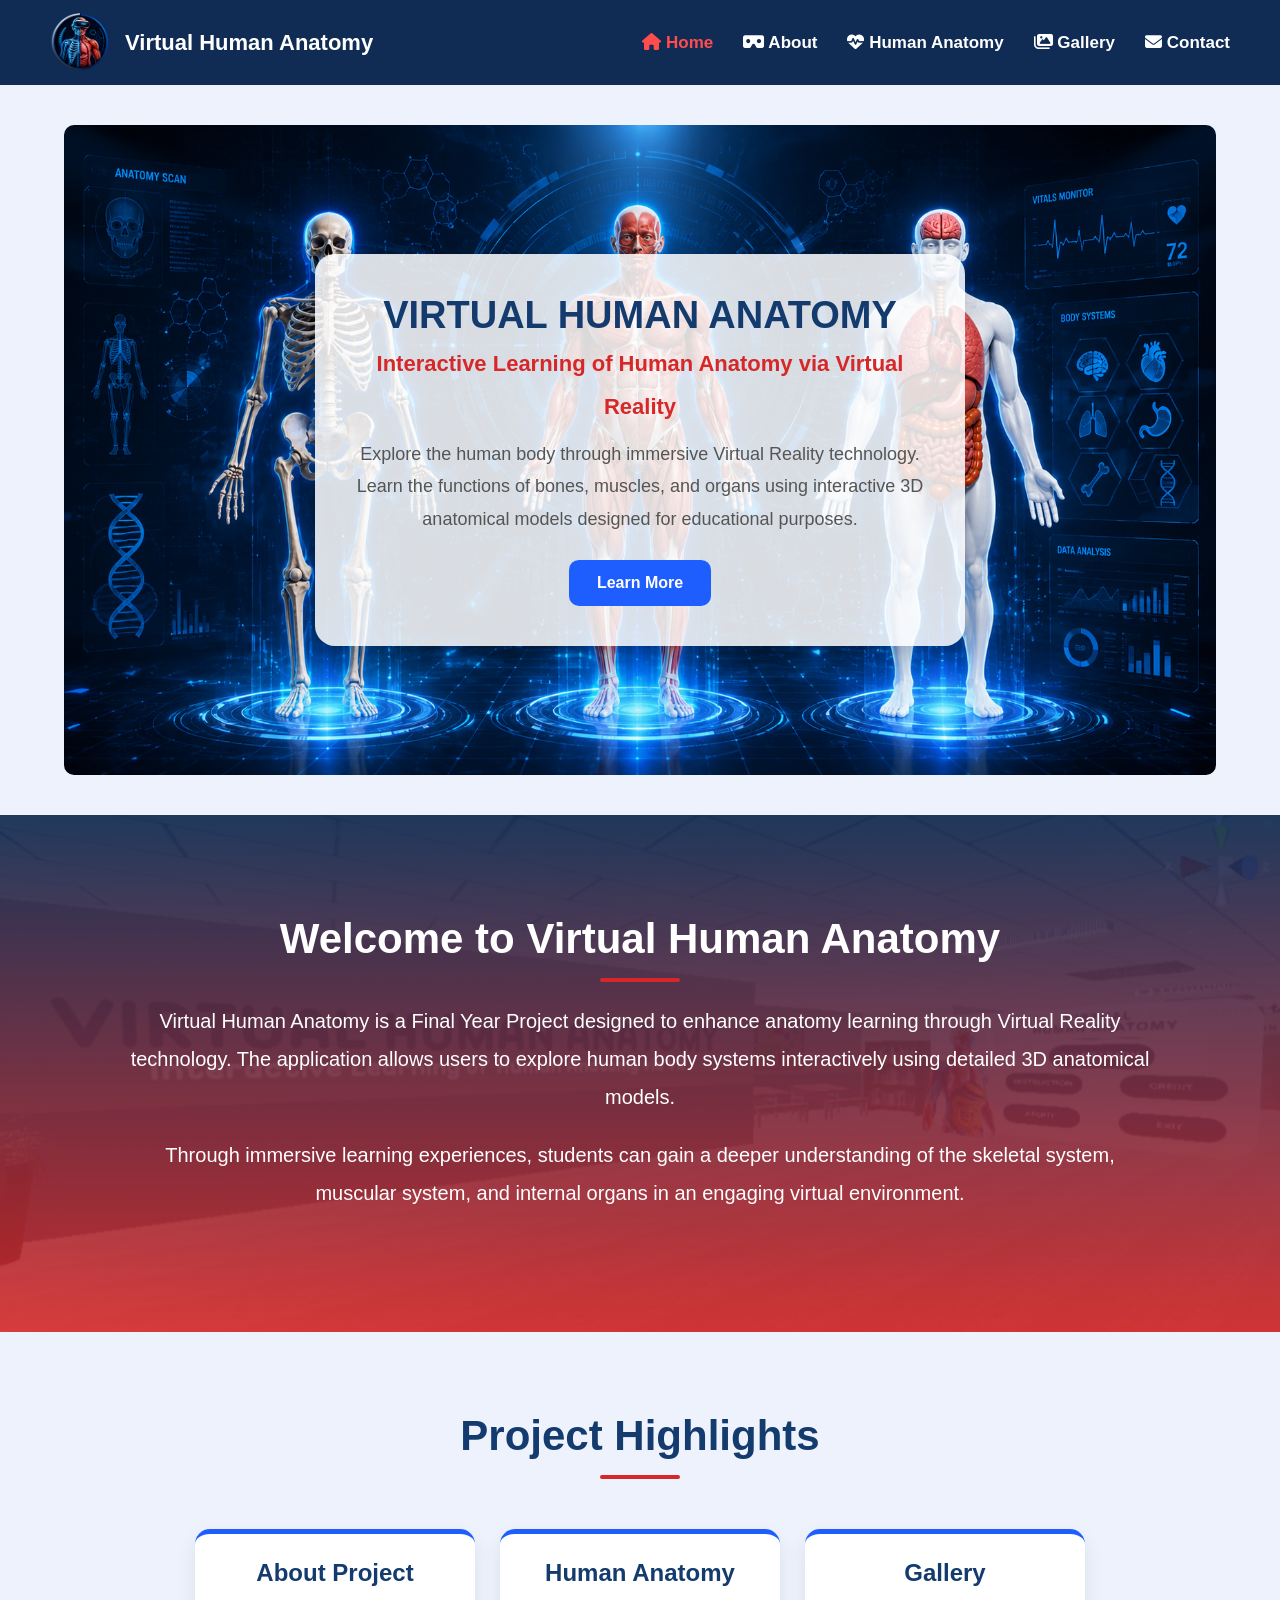
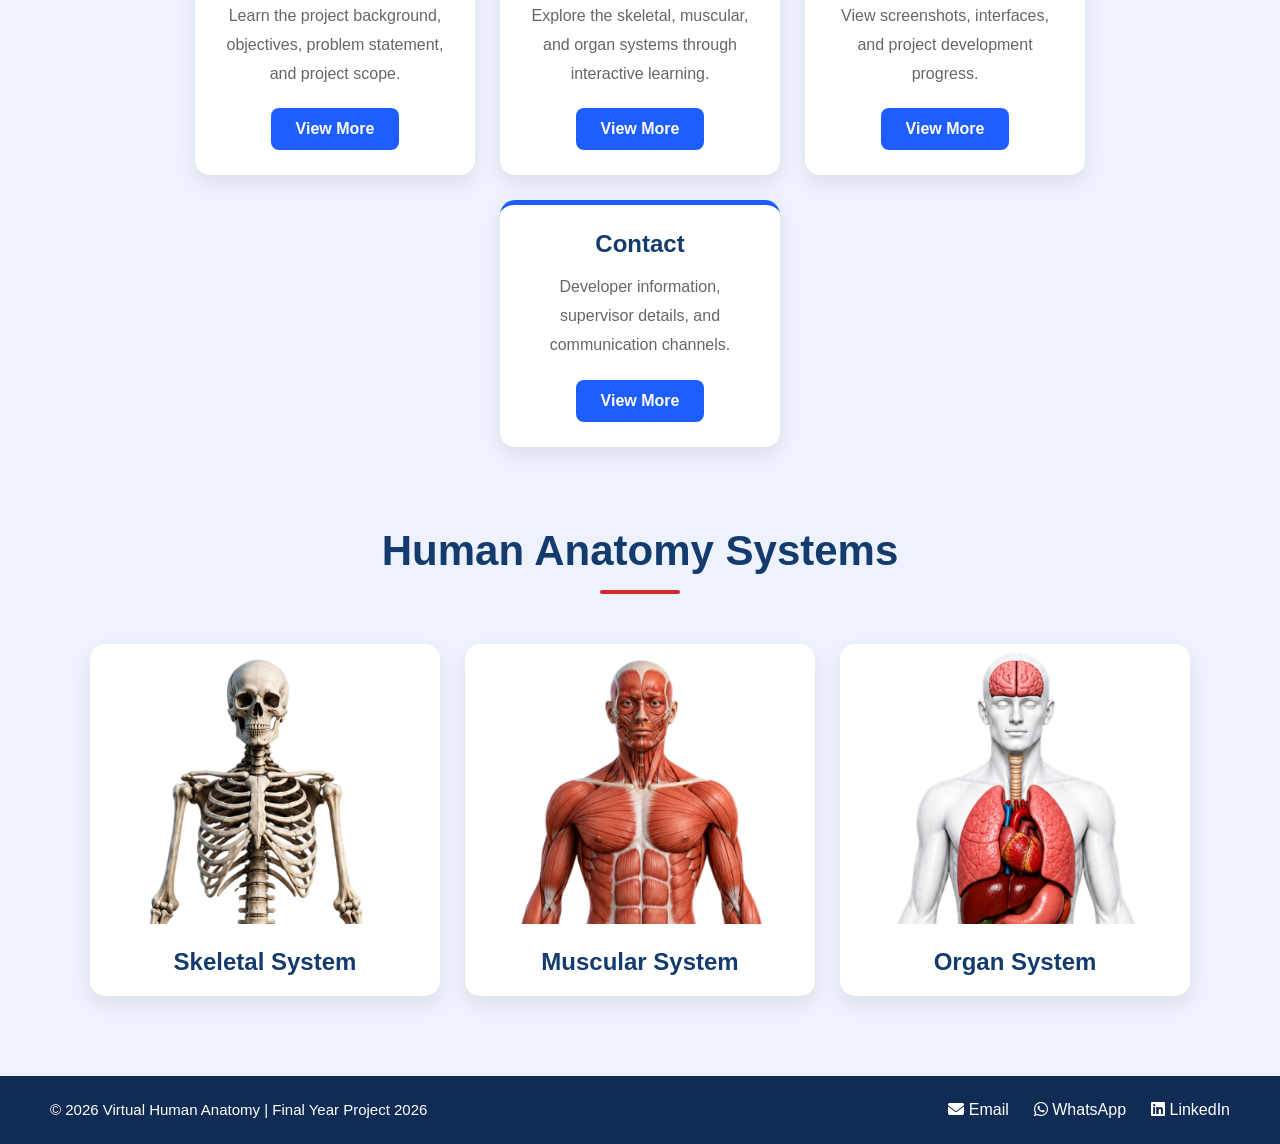
<file: index.html>
<!DOCTYPE html>
<html lang="en">

<head>

    <meta charset="UTF-8">
    <meta name="viewport" content="width=device-width, initial-scale=1.0">
    

    <title>Virtual Human Anatomy</title>

    <link rel="stylesheet" href="index_style.css">

    <link rel="stylesheet"
        href="https://cdnjs.cloudflare.com/ajax/libs/font-awesome/6.5.1/css/all.min.css">

</head>

<body>

    <!-- HEADER -->

      <header class="top-header">

        <div class="logo">

            <img src="images/logoVHA.png" alt="Logo">

            <span>Virtual Human Anatomy</span>

        </div>

        <nav class="navbar">

            <a href="index.html" class="active">
                <i class="fas fa-home"></i> Home
            </a>

            <a href="about.html">
            <i class="fas fa-vr-cardboard"></i> About
        </a>

             <a href="humananatomy.html">
                <i class="fas fa-heartbeat"></i> Human Anatomy
            </a>
            
            <a href="gallery.html">
                <i class="fas fa-images"></i> Gallery
            </a>

            <a href="contact.html">
                <i class="fas fa-envelope"></i> Contact
            </a>

        </nav>

    </header>

    <!-- HERO SECTION -->

    <section class="hero">

        <img src="images/hero1.png" alt="Hero Image">

        <div class="hero-content">

            <h2>

                VIRTUAL HUMAN ANATOMY <br>

                <span>Interactive Learning of Human Anatomy via Virtual Reality</span>

            </h2>

            <p>

                Explore the human body through immersive Virtual Reality
                technology. Learn the functions of bones, muscles, and organs
                using interactive 3D anatomical models designed for educational
                purposes.

            </p>

            <a href="about.html" class="read-btn">

                Learn More

            </a>

        </div>

    </section>

    <!-- INTRODUCTION -->

    <section class="intro">

        <h2>Welcome to Virtual Human Anatomy</h2>

        <p>

            Virtual Human Anatomy is a Final Year Project designed to
            enhance anatomy learning through Virtual Reality technology.
            The application allows users to explore human body systems
            interactively using detailed 3D anatomical models.

        </p>

        <p>

            Through immersive learning experiences, students can gain
            a deeper understanding of the skeletal system, muscular
            system, and internal organs in an engaging virtual environment.

        </p>

    </section>

    <!-- HOME HIGHLIGHTS -->

    <section class="topics">

        <h2>Project Highlights</h2>

        <div class="topic-container">

            <div class="topic-card">

                <h3>About Project</h3>

                <p>

                    Learn the project background,
                    objectives, problem statement,
                    and project scope.

                </p>

                <a href="about.html" class="view-btn">

                    View More

                </a>

            </div>

            <div class="topic-card">

                <h3>Human Anatomy</h3>

                <p>

                    Explore the skeletal, muscular,
                    and organ systems through
                    interactive learning.

                </p>

                <a href="anatomy.html" class="view-btn">

                    View More

                </a>

            </div>

            <div class="topic-card">

                <h3>Gallery</h3>

                <p>

                    View screenshots,
                    interfaces, and project
                    development progress.

                </p>

                <a href="gallery.html" class="view-btn">

                    View More

                </a>

            </div>

            <div class="topic-card">

                <h3>Contact</h3>

                <p>

                    Developer information,
                    supervisor details,
                    and communication channels.

                </p>

                <a href="contact.html" class="view-btn">

                    View More

                </a>

            </div>

        </div>

    </section>

    <!-- PROJECT PREVIEW -->

    <section class="preview">

        <h2> Human Anatomy Systems</h2>

        <div class="preview-container">

            <div class="preview-card">

                <img src="images/skeletonhome.png" alt="Skeletal">

                <h3>Skeletal System</h3>

            </div>

            <div class="preview-card">

                <img src="images/muscleshome.png" alt="Muscular">

                <h3>Muscular System</h3>

            </div>

            <div class="preview-card">

                <img src="images/organhome.png" alt="Organ">

                <h3>Organ System</h3>

            </div>

        </div>

    </section>

    <!-- FOOTER -->

    <footer class="footer">

        <div class="footer-left">

            <p>

                © 2026 Virtual Human Anatomy | Final Year Project 2026

            </p>

        </div>

        <div class="footer-right">

            <a href="mailto:nurfthyh@gmail.com">

                <i class="fas fa-envelope"></i> Email

            </a>

            <a href="https://wa.me/601111856149">

                <i class="fab fa-whatsapp"></i> WhatsApp

            </a>

            <a href="https://www.linkedin.com/in/nur-ain-fathiyyah">

                <i class="fab fa-linkedin"></i> LinkedIn

            </a>

        </div>

    </footer>

</body>

</html>
</file>
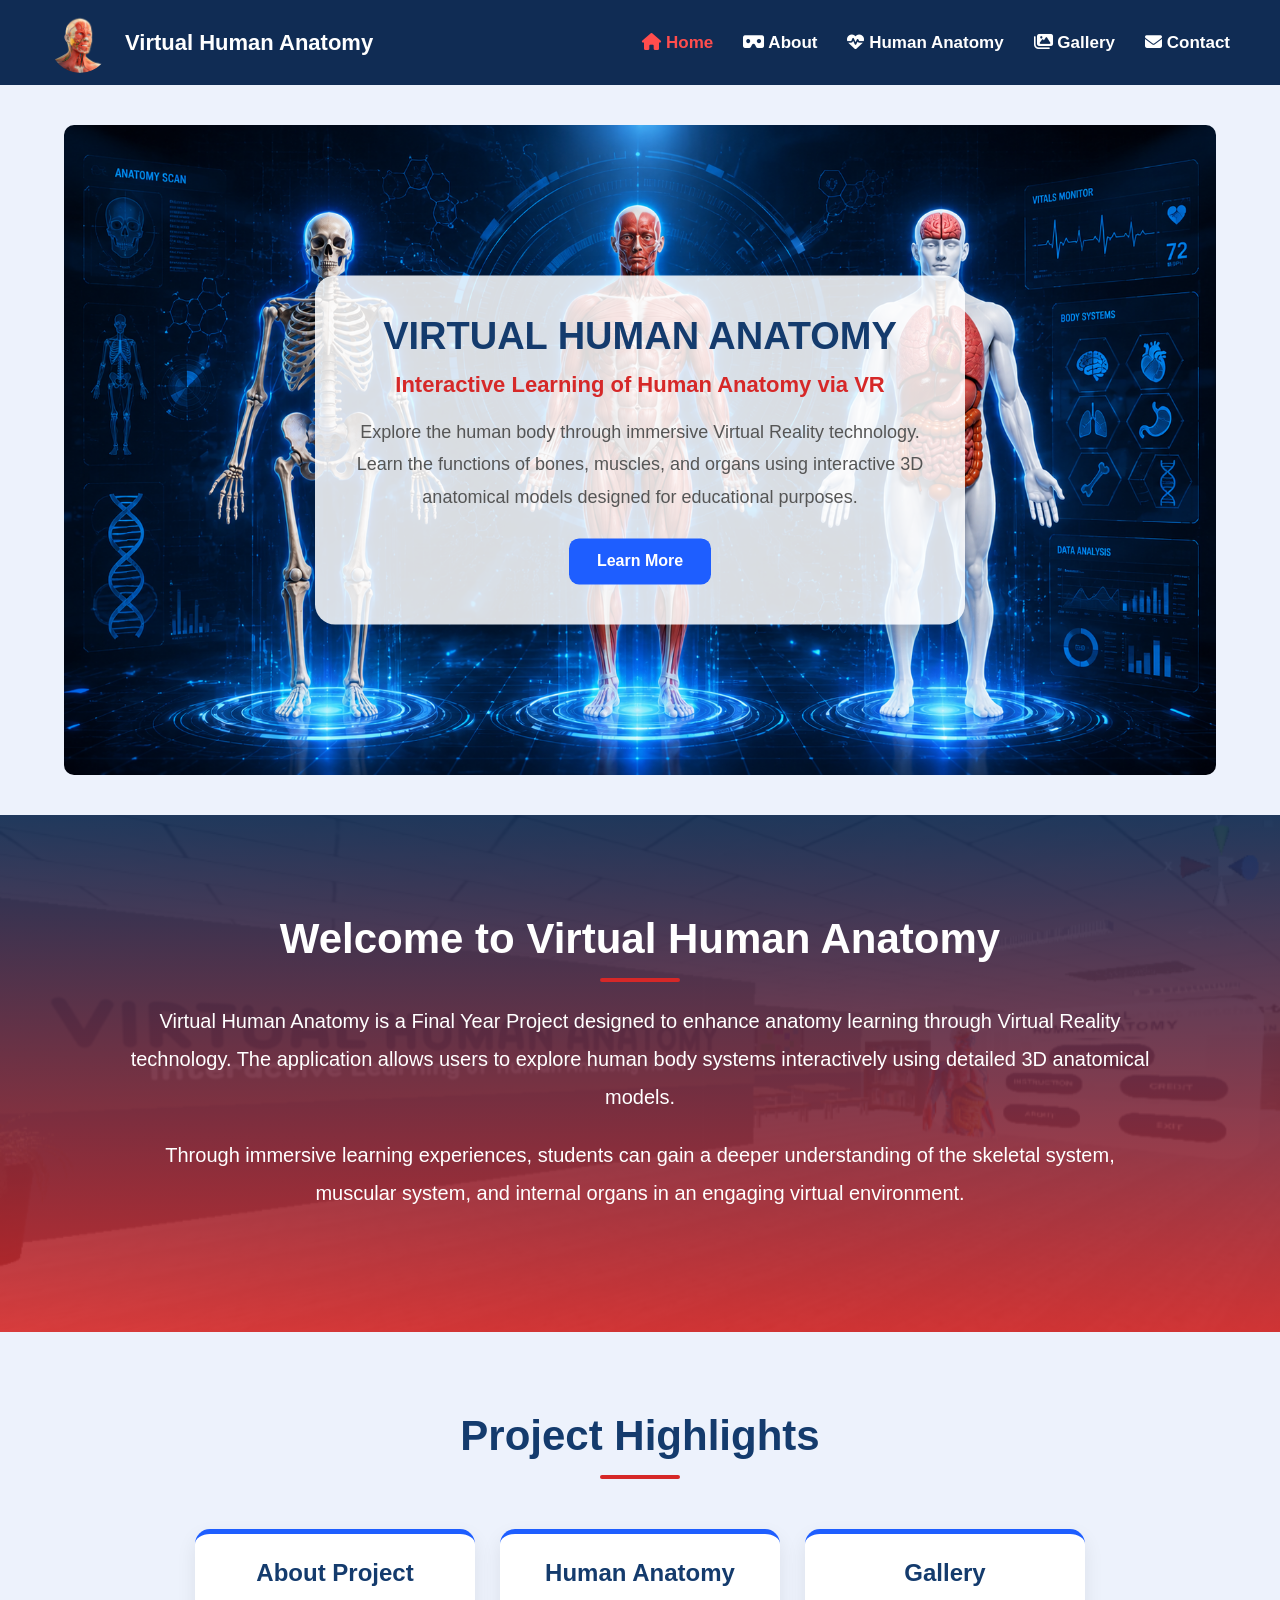
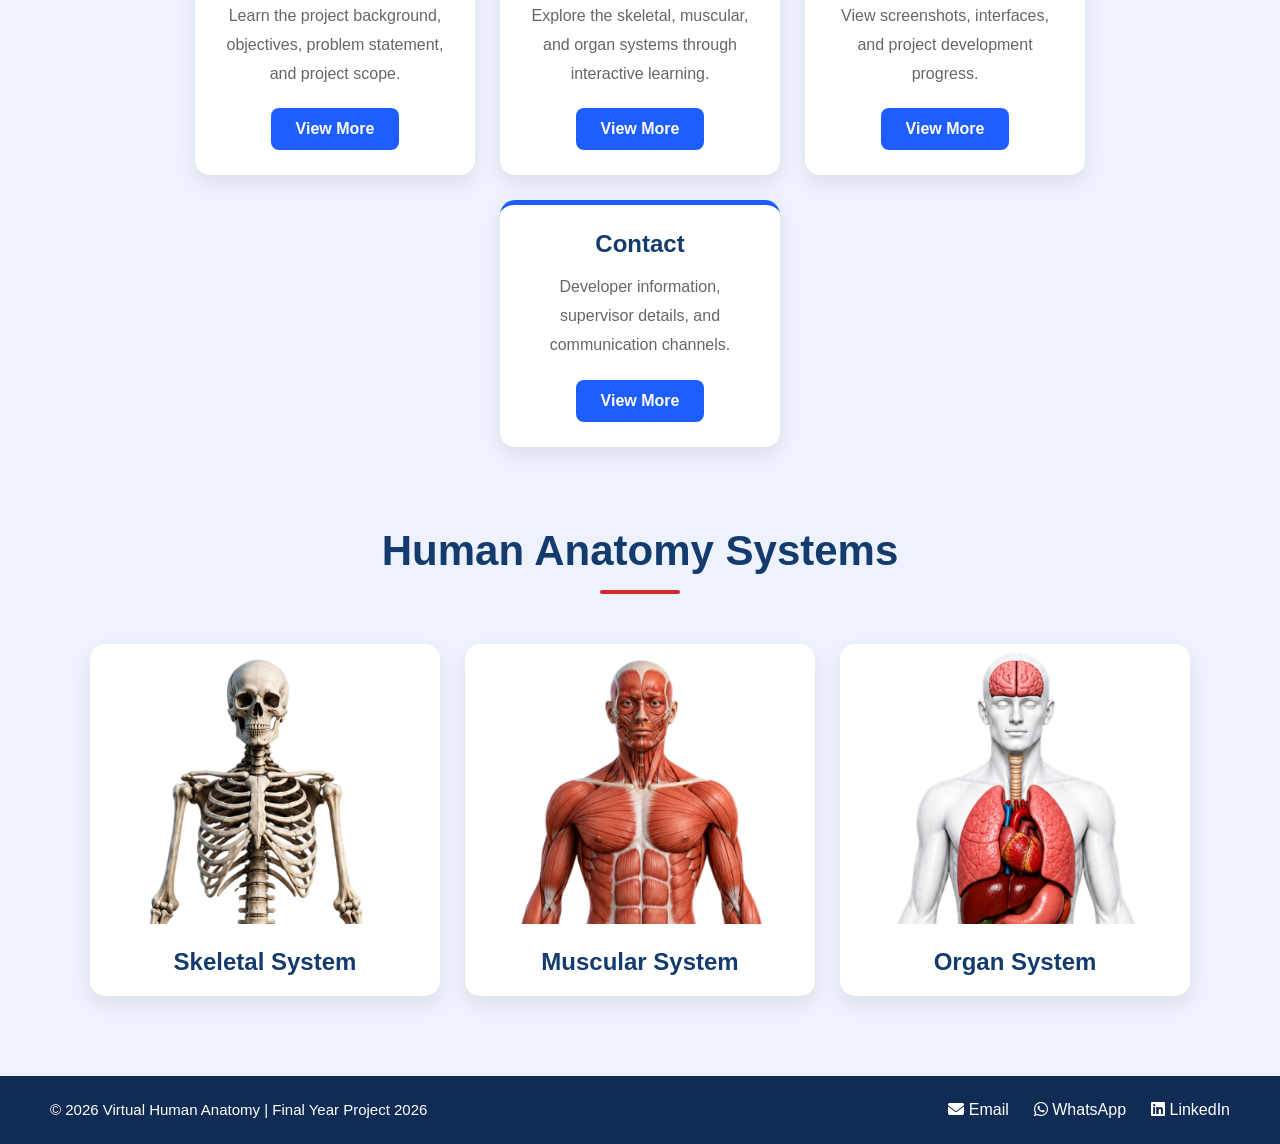
<file: VIRTUAL HUMAN ANATOMY/index.html>
<!DOCTYPE html>
<html lang="en">

<head>

    <meta charset="UTF-8">
    <meta name="viewport" content="width=device-width, initial-scale=1.0">
    

    <title>Virtual Human Anatomy</title>

    <link rel="stylesheet" href="index_style.css">

    <link rel="stylesheet"
        href="https://cdnjs.cloudflare.com/ajax/libs/font-awesome/6.5.1/css/all.min.css">

</head>

<body>

    <!-- HEADER -->

    <header class="top-header">

        <div class="logo">

            <img src="images/logo1.png" alt="Logo">

            <span>Virtual Human Anatomy</span>

        </div>

        <nav class="navbar">

            <a href="index.html" class="active">
                <i class="fas fa-home"></i> Home
            </a>

            <a href="about.html">
            <i class="fas fa-vr-cardboard"></i> About
        </a>

             <a href="humananatomy.html">
                <i class="fas fa-heartbeat"></i> Human Anatomy
            </a>
            
            <a href="gallery.html">
                <i class="fas fa-images"></i> Gallery
            </a>

            <a href="contact.html">
                <i class="fas fa-envelope"></i> Contact
            </a>

        </nav>

    </header>

    <!-- HERO SECTION -->

    <section class="hero">

        <img src="images/hero1.png" alt="Hero Image">

        <div class="hero-content">

            <h2>

                VIRTUAL HUMAN ANATOMY <br>

                <span>Interactive Learning of Human Anatomy via VR</span>

            </h2>

            <p>

                Explore the human body through immersive Virtual Reality
                technology. Learn the functions of bones, muscles, and organs
                using interactive 3D anatomical models designed for educational
                purposes.

            </p>

            <a href="about.html" class="read-btn">

                Learn More

            </a>

        </div>

    </section>

    <!-- INTRODUCTION -->

    <section class="intro">

        <h2>Welcome to Virtual Human Anatomy</h2>

        <p>

            Virtual Human Anatomy is a Final Year Project designed to
            enhance anatomy learning through Virtual Reality technology.
            The application allows users to explore human body systems
            interactively using detailed 3D anatomical models.

        </p>

        <p>

            Through immersive learning experiences, students can gain
            a deeper understanding of the skeletal system, muscular
            system, and internal organs in an engaging virtual environment.

        </p>

    </section>

    <!-- HOME HIGHLIGHTS -->

    <section class="topics">

        <h2>Project Highlights</h2>

        <div class="topic-container">

            <div class="topic-card">

                <h3>About Project</h3>

                <p>

                    Learn the project background,
                    objectives, problem statement,
                    and project scope.

                </p>

                <a href="about.html" class="view-btn">

                    View More

                </a>

            </div>

            <div class="topic-card">

                <h3>Human Anatomy</h3>

                <p>

                    Explore the skeletal, muscular,
                    and organ systems through
                    interactive learning.

                </p>

                <a href="anatomy.html" class="view-btn">

                    View More

                </a>

            </div>

            <div class="topic-card">

                <h3>Gallery</h3>

                <p>

                    View screenshots,
                    interfaces, and project
                    development progress.

                </p>

                <a href="gallery.html" class="view-btn">

                    View More

                </a>

            </div>

            <div class="topic-card">

                <h3>Contact</h3>

                <p>

                    Developer information,
                    supervisor details,
                    and communication channels.

                </p>

                <a href="contact.html" class="view-btn">

                    View More

                </a>

            </div>

        </div>

    </section>

    <!-- PROJECT PREVIEW -->

    <section class="preview">

        <h2> Human Anatomy Systems</h2>

        <div class="preview-container">

            <div class="preview-card">

                <img src="images/skeletonhome.png" alt="Skeletal">

                <h3>Skeletal System</h3>

            </div>

            <div class="preview-card">

                <img src="images/muscleshome.png" alt="Muscular">

                <h3>Muscular System</h3>

            </div>

            <div class="preview-card">

                <img src="images/organhome.png" alt="Organ">

                <h3>Organ System</h3>

            </div>

        </div>

    </section>

    <!-- FOOTER -->

    <footer class="footer">

        <div class="footer-left">

            <p>

                © 2026 Virtual Human Anatomy | Final Year Project 2026

            </p>

        </div>

        <div class="footer-right">

            <a href="mailto:nurfthyh@gmail.com">

                <i class="fas fa-envelope"></i> Email

            </a>

            <a href="https://wa.me/601111856149">

                <i class="fab fa-whatsapp"></i> WhatsApp

            </a>

            <a href="https://www.linkedin.com/in/nur-ain-fathiyyah">

                <i class="fab fa-linkedin"></i> LinkedIn

            </a>

        </div>

    </footer>

</body>

</html>
</file>
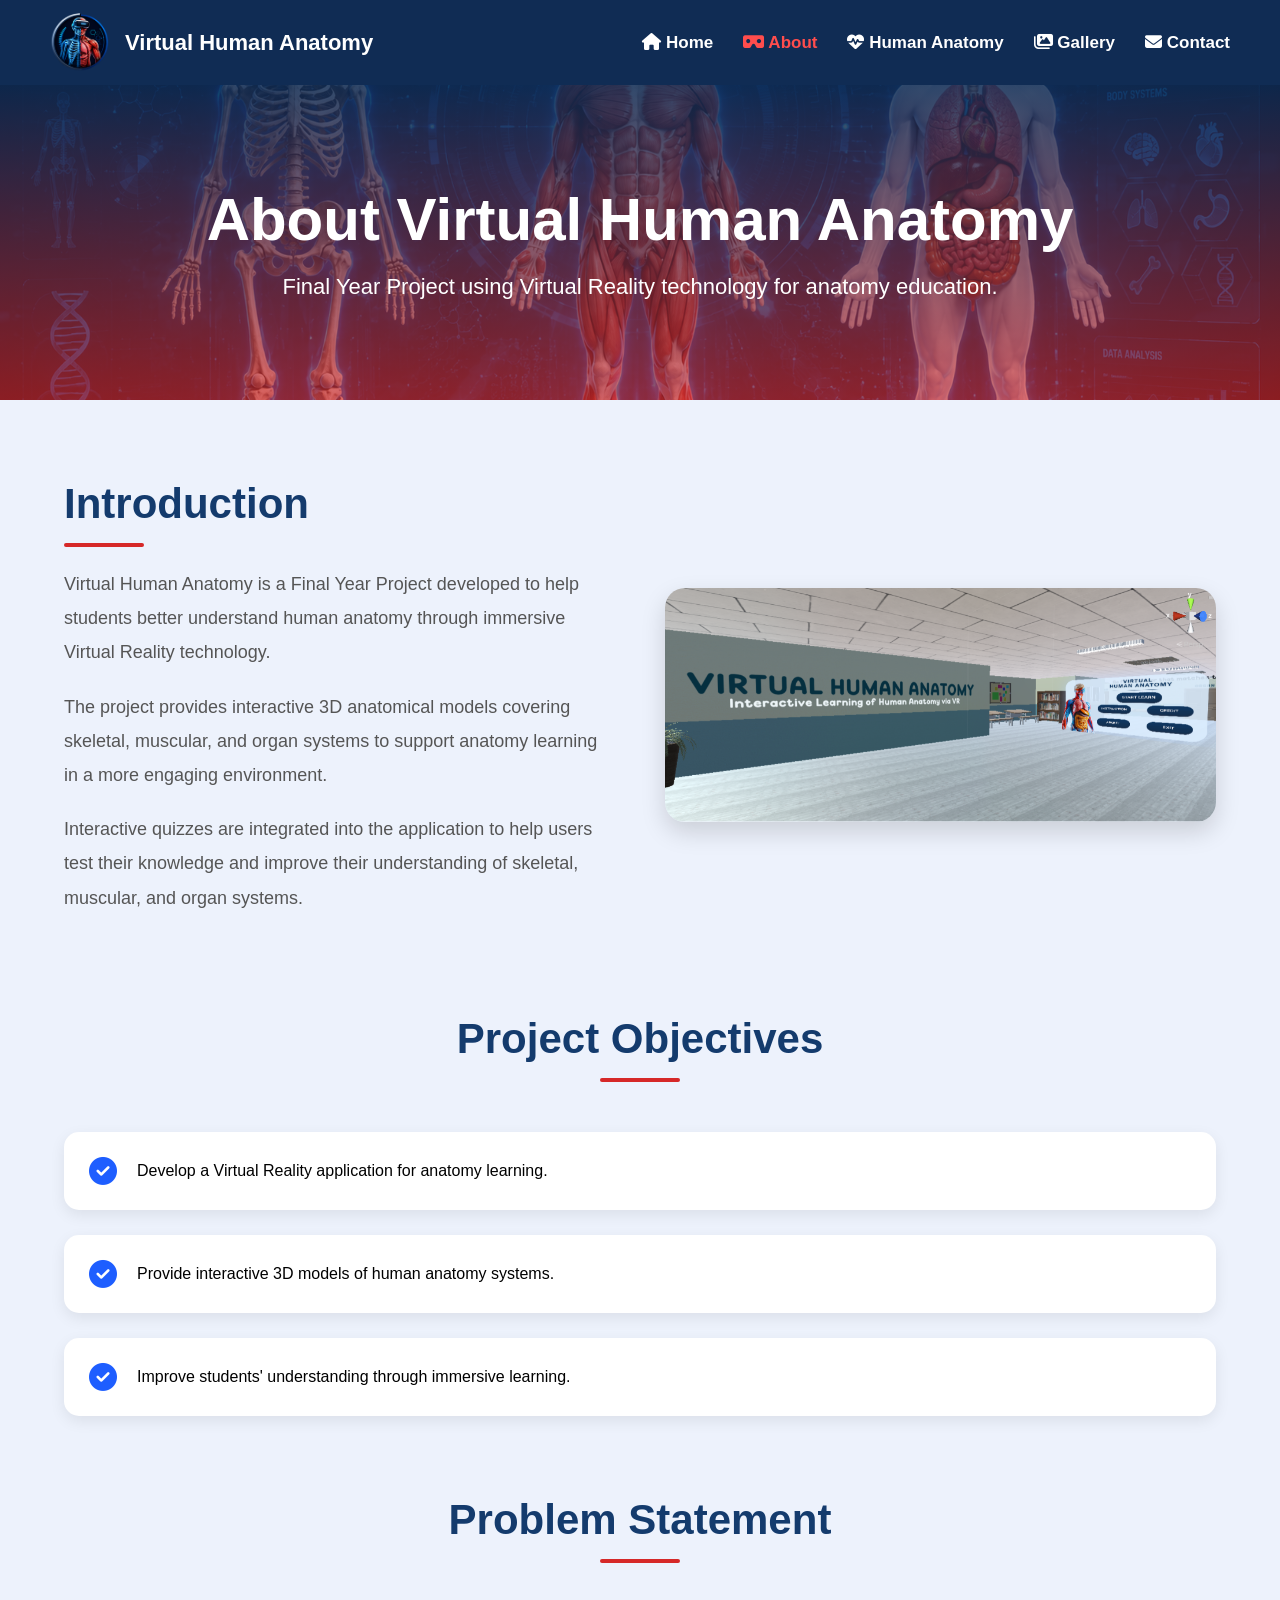
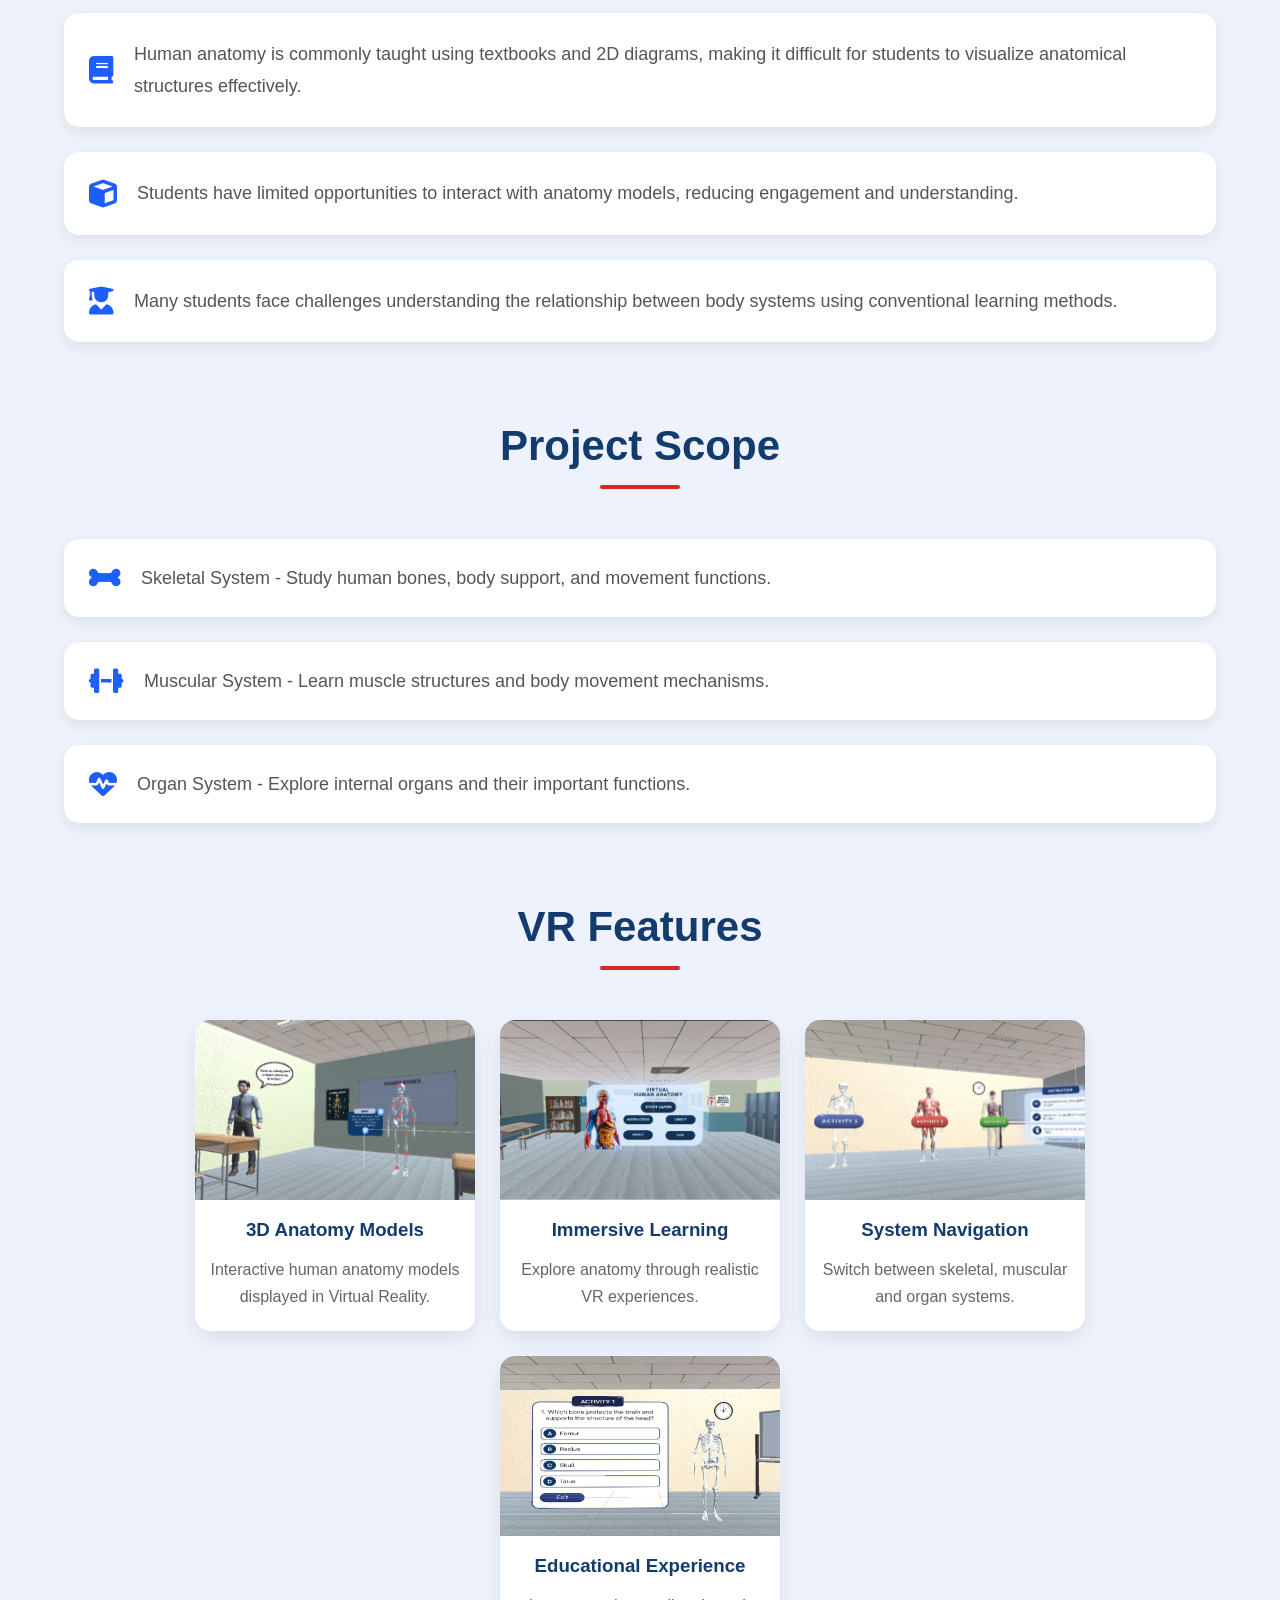
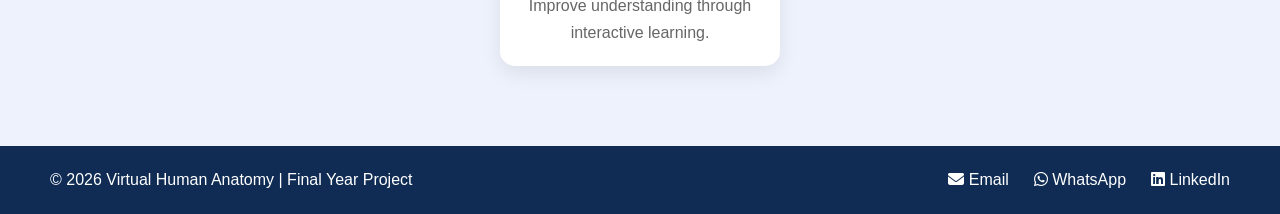
<file: about.html>
<!DOCTYPE html>
<html lang="en">

<head>

    <meta charset="UTF-8">
    <meta name="viewport" content="width=device-width, initial-scale=1.0">

    <title>About - Virtual Human Anatomy</title>

    <link rel="stylesheet" href="about.css">

    <link rel="stylesheet"
        href="https://cdnjs.cloudflare.com/ajax/libs/font-awesome/6.5.1/css/all.min.css">

</head>

<body>

    <!-- HEADER -->

    <header class="top-header">

        <div class="logo">

            <img src="images/logoVHA.png" alt="Logo">

            <span>Virtual Human Anatomy</span>

        </div>

        <nav class="navbar">

            <a href="index.html">
                <i class="fas fa-home"></i> Home
            </a>

            <a href="about.html" class="active">
                <i class="fas fa-vr-cardboard"></i> About
            </a>

            <a href="humananatomy.html">
                <i class="fas fa-heartbeat"></i> Human Anatomy
            </a>

            <a href="gallery.html">
                <i class="fas fa-images"></i> Gallery
            </a>

            <a href="contact.html">
                <i class="fas fa-envelope"></i> Contact
            </a>

        </nav>

    </header>

    <!-- ABOUT BANNER -->

    <section class="about-banner">

        <h1>About Virtual Human Anatomy</h1>

        <p>
            Final Year Project using Virtual Reality technology
            for anatomy education.
        </p>

    </section>

    <!-- INTRODUCTION -->

    <section class="intro">

        <div class="intro-content">

            <div class="intro-text">

                <h2>Introduction</h2>

                <p>
                    Virtual Human Anatomy is a Final Year Project
                    developed to help students better understand
                    human anatomy through immersive Virtual Reality
                    technology.
                </p>

                <p>
                    The project provides interactive 3D anatomical
                    models covering skeletal, muscular, and organ
                    systems to support anatomy learning in a more
                    engaging environment.
                </p>

                <p>
                    Interactive quizzes are integrated into the application to 
                    help users test their knowledge and improve their understanding 
                    of skeletal, muscular, and organ systems.
                </p>

            </div>

            <div class="intro-image">

                <img src="images/anatomy-bg.png" alt="Introduction">

            </div>

        </div>

    </section>

    <!-- OBJECTIVES -->

    <section class="objectives">

        <h2>Project Objectives</h2>

        <div class="objective-list">

            <div class="objective-item">
                <i class="fas fa-check-circle"></i>
                Develop a Virtual Reality application for anatomy learning.
            </div>

            <div class="objective-item">
                <i class="fas fa-check-circle"></i>
                Provide interactive 3D models of human anatomy systems.
            </div>

            <div class="objective-item">
                <i class="fas fa-check-circle"></i>
                Improve students' understanding through immersive learning.
            </div>

        </div>

    </section>

    <!-- OBJECTIVES -->

</section>

<!-- PROBLEM STATEMENT -->
<section class="problem">

    <h2>Problem Statement</h2>

    <div class="problem-list">

        <div class="problem-item">

            <i class="fas fa-book"></i>

            <span>
                Human anatomy is commonly taught using textbooks and 2D diagrams,
                making it difficult for students to visualize anatomical structures effectively.
            </span>

        </div>

        <div class="problem-item">

            <i class="fas fa-cube"></i>

            <span>
                Students have limited opportunities to interact with anatomy models,
                reducing engagement and understanding.
            </span>

        </div>

        <div class="problem-item">

            <i class="fas fa-user-graduate"></i>

            <span>
                Many students face challenges understanding the relationship
                between body systems using conventional learning methods.
            </span>

        </div>

    </div>

</section>
<!-- PROJECT SCOPE -->


    <!-- PROJECT SCOPE -->

    <section class="scope">

        <h2>Project Scope</h2>

        <div class="scope-list">

            <div class="scope-item">

                <i class="fas fa-bone"></i>

                <span>
                    Skeletal System - Study human bones, body support,
                    and movement functions.
                </span>

            </div>

            <div class="scope-item">

                <i class="fas fa-dumbbell"></i>

                <span>
                    Muscular System - Learn muscle structures and
                    body movement mechanisms.
                </span>

            </div>

            <div class="scope-item">

                <i class="fas fa-heartbeat"></i>

                <span>
                    Organ System - Explore internal organs and
                    their important functions.
                </span>

            </div>

        </div>

    </section>

    <!-- VR FEATURES -->

    <section class="vr-features">

        <h2>VR Features</h2>

        <div class="feature-container">

            <div class="feature-card">

                <img src="images/features1.png" alt="VR Feature">

                <h3>3D Anatomy Models</h3>

                <p>
                    Interactive human anatomy models displayed
                    in Virtual Reality.
                </p>

            </div>

            <div class="feature-card">

                <img src="images/features2.png" alt="VR Feature">

                <h3>Immersive Learning</h3>

                <p>
                    Explore anatomy through realistic VR experiences.
                </p>

            </div>

            <div class="feature-card">

                <img src="images/features3.png" alt="VR Feature">

                <h3>System Navigation</h3>

                <p>
                    Switch between skeletal, muscular and organ systems.
                </p>

            </div>

            <div class="feature-card">

                <img src="images/features4.png" alt="VR Feature">

                <h3>Educational Experience</h3>

                <p>
                    Improve understanding through interactive learning.
                </p>

            </div>

        </div>

    </section>

    <!-- FOOTER -->

    <footer class="footer">

        <div class="footer-left">

            <p>
                © 2026 Virtual Human Anatomy | Final Year Project
            </p>

        </div>

        <div class="footer-right">

            <a href="mailto:nurfthyh@gmail.com">
                <i class="fas fa-envelope"></i> Email
            </a>

            <a href="https://wa.me/601111856149">
                <i class="fab fa-whatsapp"></i> WhatsApp
            </a>

            <a href="https://www.linkedin.com/in/nur-ain-fathiyyah">
                <i class="fab fa-linkedin"></i> LinkedIn
            </a>

        </div>

    </footer>

</body>

</html>
</file>
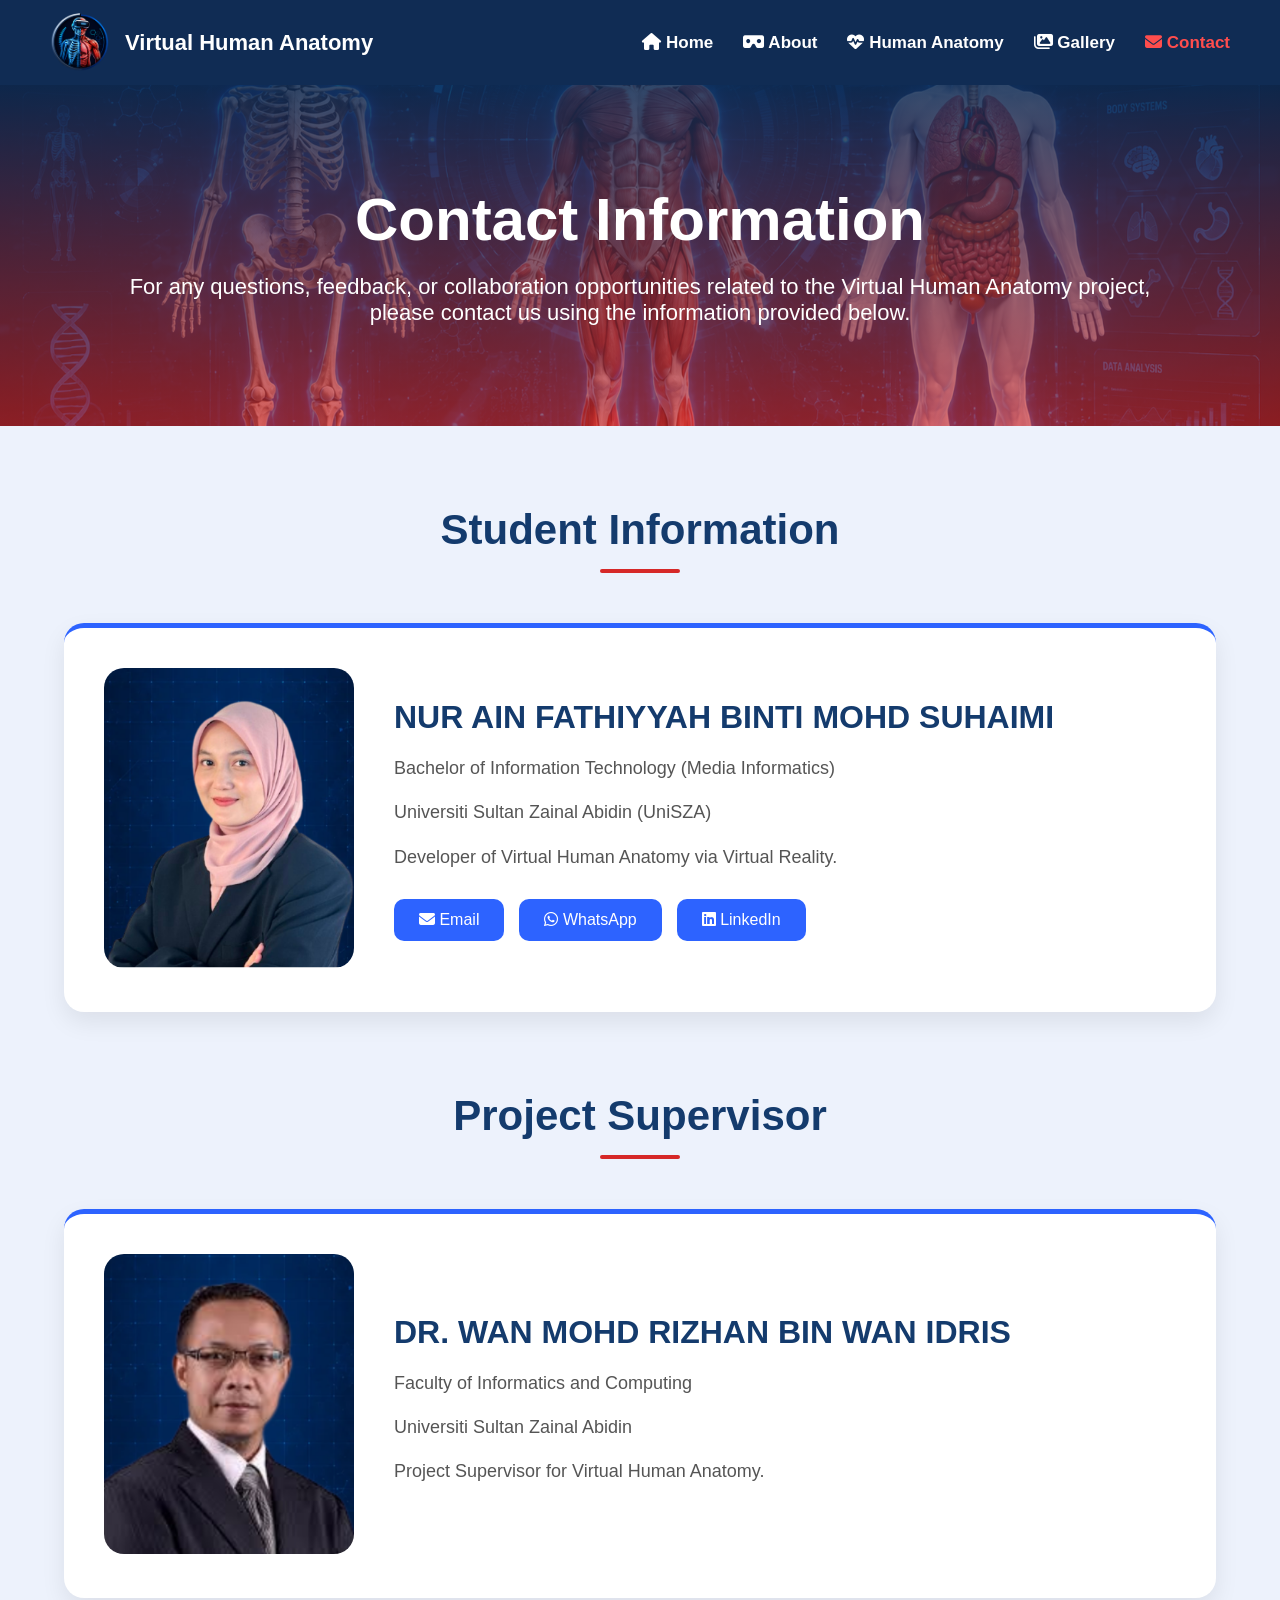
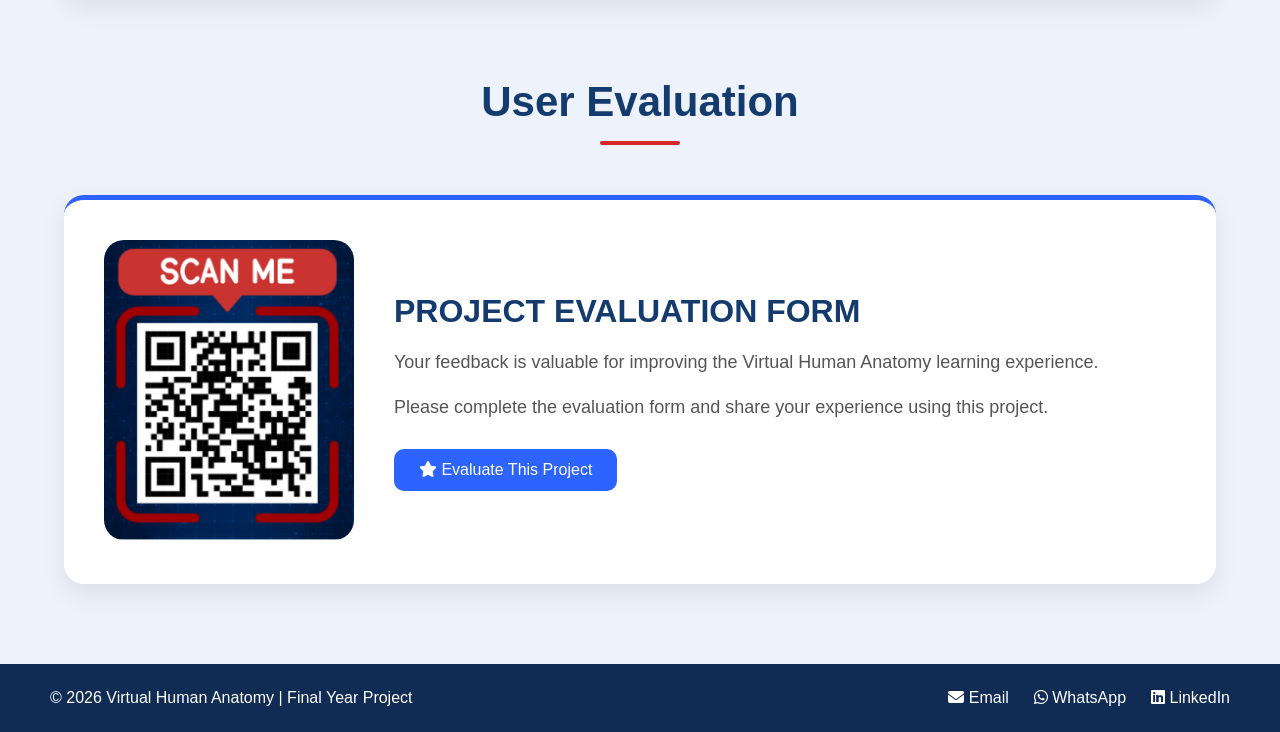
<file: contact.html>
<!DOCTYPE html>
<html lang="en">

<head>

    <meta charset="UTF-8">

    <meta name="viewport" content="width=device-width, initial-scale=1.0">

    <title>Contact | Virtual Human Anatomy</title>

    <link rel="stylesheet" href="contact.css">

    <link rel="stylesheet"
    href="https://cdnjs.cloudflare.com/ajax/libs/font-awesome/6.5.1/css/all.min.css">

</head>

<body>

<!-- HEADER -->

<header class="top-header">

    <div class="logo">

        <img src="images/logoVHA.png">

        <span>Virtual Human Anatomy</span>

    </div>

    <nav class="navbar">

        <a href="index.html">
            <i class="fas fa-home"></i> Home
        </a>

        <a href="about.html">
            <i class="fas fa-vr-cardboard"></i> About
        </a>

       <a href="humananatomy.html">
            <i class="fas fa-heartbeat"></i> Human Anatomy
        </a>

        <a href="gallery.html">
            <i class="fas fa-images"></i> Gallery
        </a>

        <a href="contact.html" class="active">
            <i class="fas fa-envelope"></i> Contact
        </a>

    </nav>

</header>

<!-- BANNER -->

<section class="contact-banner">

    <h1>Contact Information</h1>

    <p>
        
        For any questions, feedback, or collaboration opportunities related to the Virtual Human Anatomy project, <br>
        please contact us using the information provided below.
    </p>

</section>

<!-- STUDENT -->

<section class="contact-section">

    <h2>Student Information</h2>

    <div class="profile-card">

        <div class="profile-image">

            <img src="images/student1.png">

        </div>

        <div class="profile-info">

            <h3>NUR AIN FATHIYYAH BINTI MOHD SUHAIMI</h3>

            <p>
                Bachelor of Information Technology
                (Media Informatics)
            </p>

            <p>
                Universiti Sultan Zainal Abidin (UniSZA)
            </p>

            <p>
                Developer of Virtual Human Anatomy via Virtual Reality.
               
            </p>

            <div class="contact-links">

                <a href="mailto:nurfthyh@gmail.com">

                    <i class="fas fa-envelope"></i>
                    Email

                </a>

                <a href="https://wa.me/601111856149">

                    <i class="fab fa-whatsapp"></i>
                    WhatsApp

                </a>

                <a href="https://www.linkedin.com">

                    <i class="fab fa-linkedin"></i>
                    LinkedIn

                </a>

            </div>

        </div>

    </div>

</section>

<!-- SUPERVISOR -->

<section class="contact-section">

    <h2>Project Supervisor</h2>

    <div class="profile-card">

        <div class="profile-image">

            <img src="images/supervisor1.png">

        </div>

        <div class="profile-info">

            <h3>DR. WAN MOHD RIZHAN BIN WAN IDRIS</h3>

            <p>
                Faculty of Informatics and Computing
            </p>

            <p>
                Universiti Sultan Zainal Abidin
            </p>

            <p>
                Project Supervisor for
                Virtual Human Anatomy.
            </p>

        </div>

    </div>

</section>

 <section class="contact-section">

    <h2>User Evaluation</h2>

    <div class="profile-card evaluation-card">

         <div class="profile-image">

            <img src="images/QR.png">

        </div>

        <div class="profile-info">

            <h3>PROJECT EVALUATION FORM</h3>

            <p>
                Your feedback is valuable for improving the
                Virtual Human Anatomy learning experience.
            </p>

            <p>
                Please complete the evaluation form and
                share your experience using this project.
            </p>

            <div class="contact-links">

                <a href="https://forms.gle/h8ddsgJhnuDq4mnR7" target="_blank">

                    <i class="fas fa-star"></i>
                    Evaluate This Project

                </a>

            </div>

        </div>

    </div>

</section>



<!-- FOOTER -->

<footer class="footer">

    <div class="footer-left">

        <p>
            © 2026 Virtual Human Anatomy | Final Year Project
        </p>

    </div>

    <div class="footer-right">

        <a href="mailto:nurfthyh@gmail.com">

            <i class="fas fa-envelope"></i> Email

        </a>

        <a href="https://wa.me/601111856149">

            <i class="fab fa-whatsapp"></i> WhatsApp

        </a>

        <a href="https://www.linkedin.com">

            <i class="fab fa-linkedin"></i> LinkedIn

        </a>

    </div>

</footer>

</body>
</html>
</file>
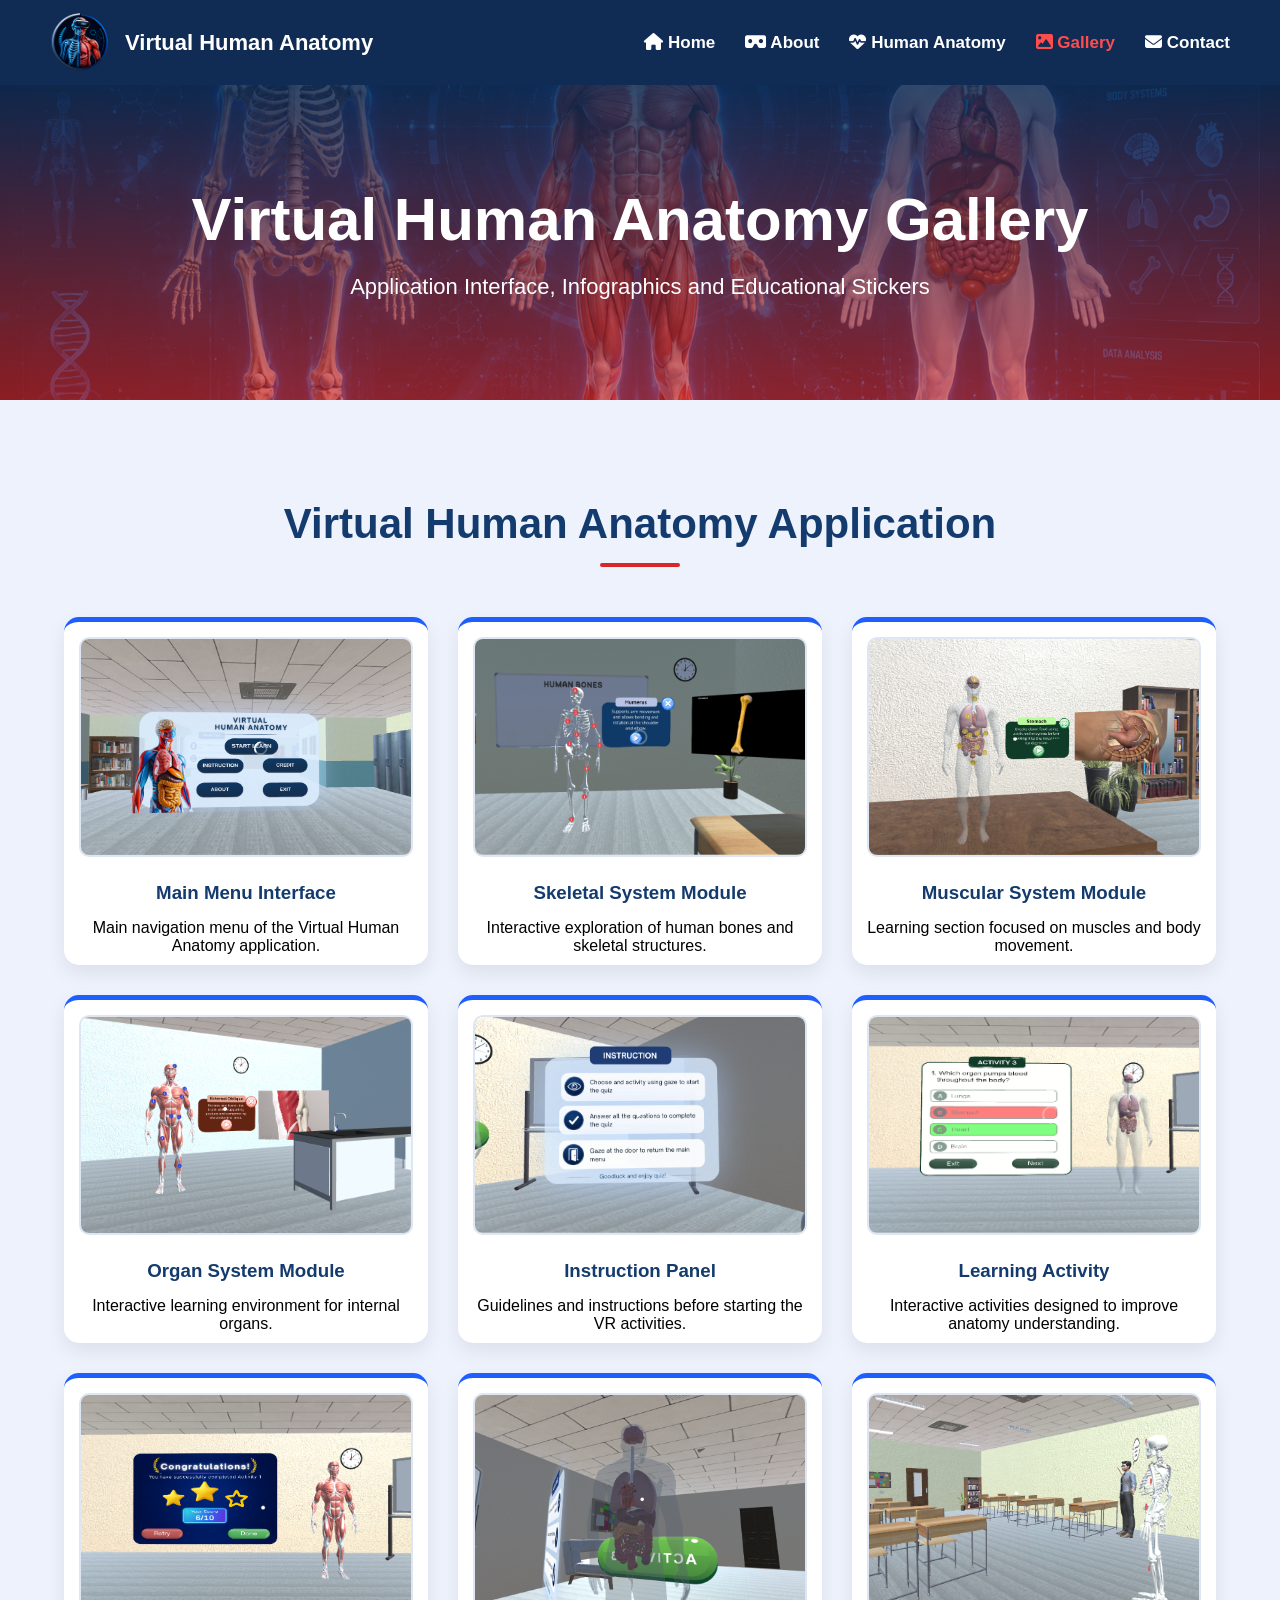
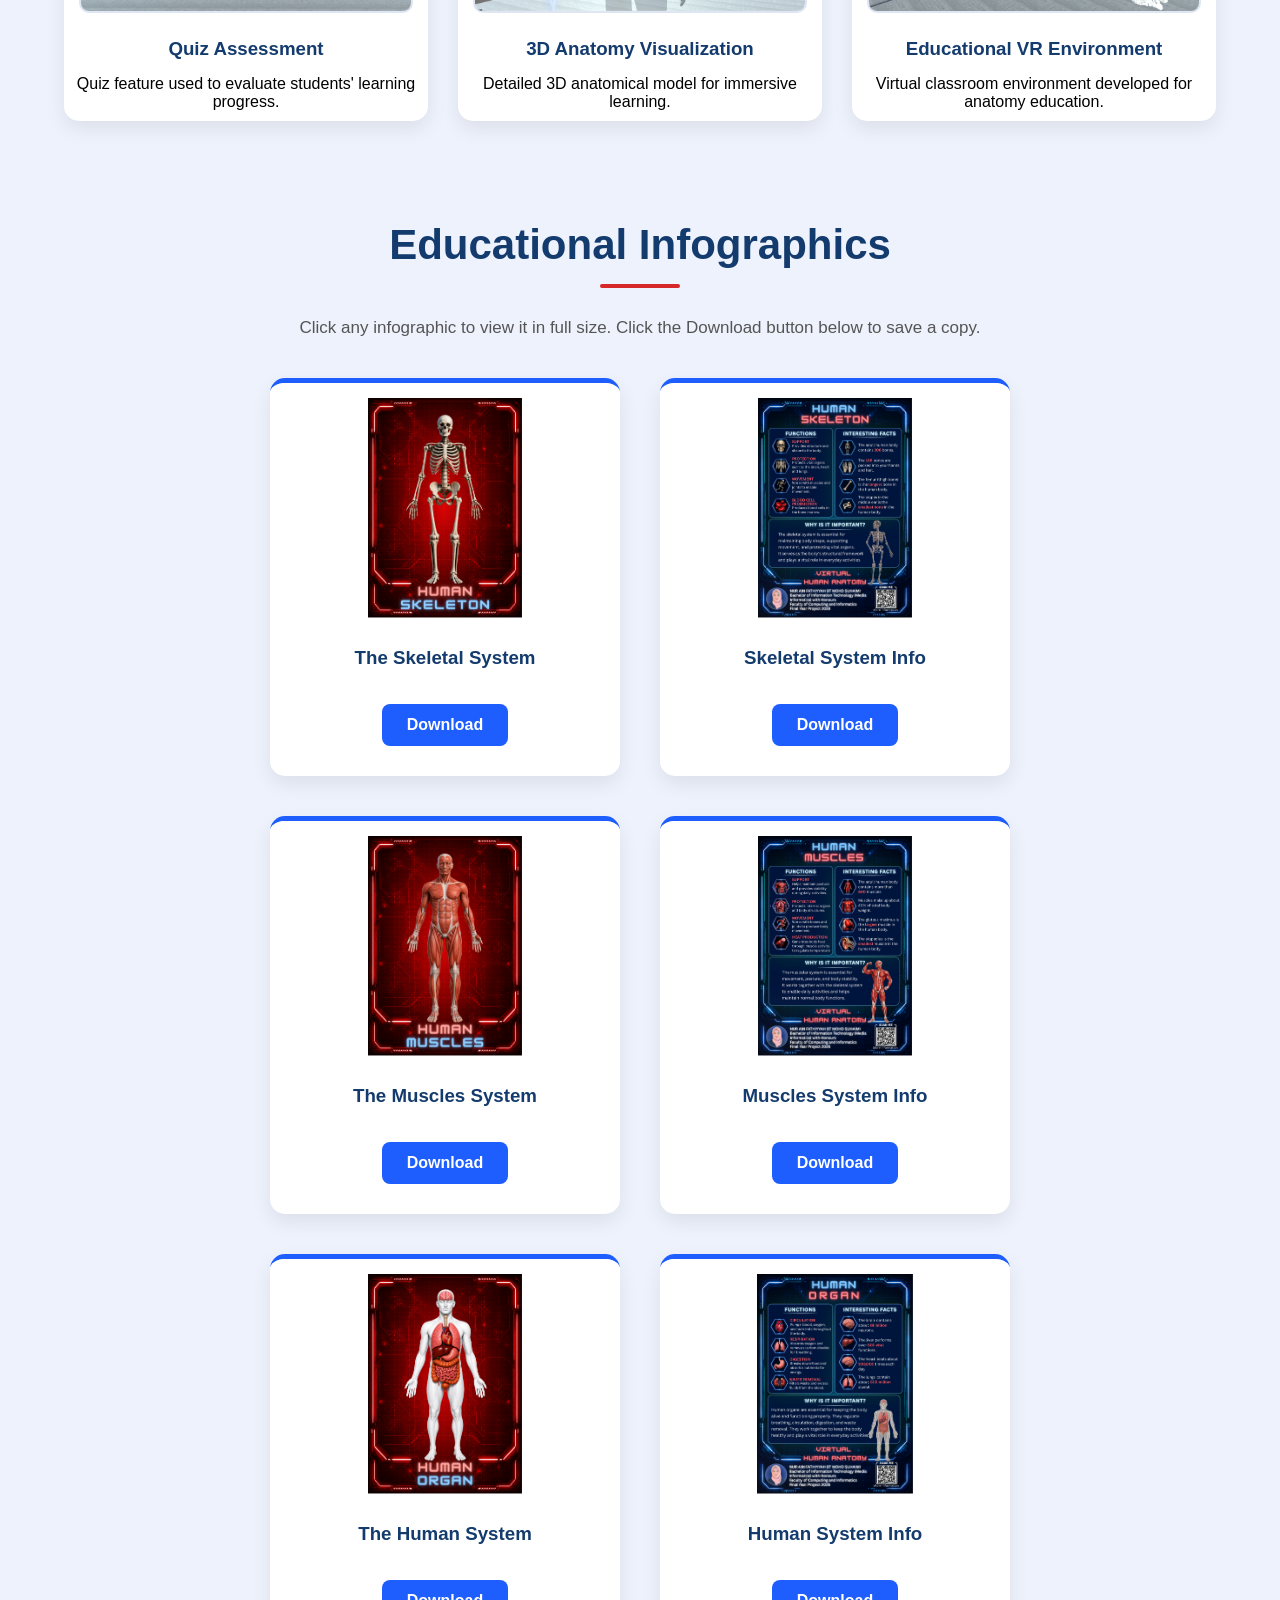
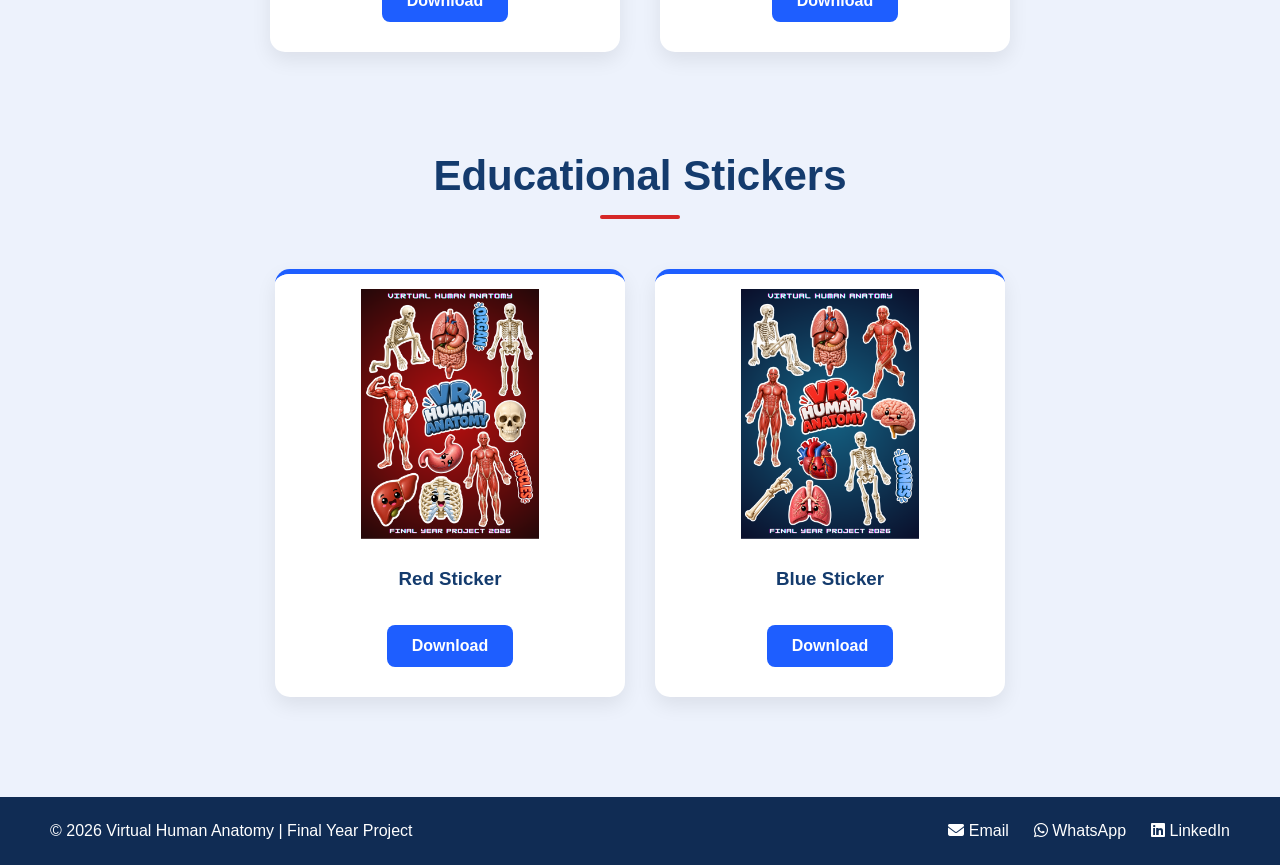
<file: gallery.html>
<!DOCTYPE html>
<html lang="en">

<head>

    <meta charset="UTF-8">

    <meta name="viewport" content="width=device-width, initial-scale=1.0">

    <title>Gallery | Virtual Human Anatomy</title>

    <link rel="stylesheet" href="gallery.css">

    <link rel="stylesheet"
    href="https://cdnjs.cloudflare.com/ajax/libs/font-awesome/6.5.1/css/all.min.css">

</head>

<body>

    <!-- HEADER -->

    <header class="top-header">

        <div class="logo">

            <img src="images/logoVHA.png" alt="Logo">

            <span>Virtual Human Anatomy</span>

        </div>

        <nav class="navbar">

            <a href="index.html">
                <i class="fas fa-home"></i> Home
            </a>

           <a href="about.html">
                <i class="fas fa-vr-cardboard"></i> About
            </a>

             <a href="humananatomy.html">
                <i class="fas fa-heartbeat"></i> Human Anatomy
            </a>

            <a href="gallery.html" class="active">
                <i class="fas fa-image"></i> Gallery
            </a>

            <a href="contact.html">
                <i class="fas fa-envelope"></i> Contact
            </a>

        </nav>

    </header>

    <!-- BANNER -->

    <section class="gallery-banner">

        <h1>Virtual Human Anatomy Gallery</h1>

        <p>
            Application Interface, Infographics and Educational Stickers
        </p>

    </section>


    <!-- VR SCREENSHOTS -->

<section class="gallery-section">

    <h2>Virtual Human Anatomy Application </h2>

    <div class="gallery-grid">

        <div class="gallery-card">

            <img src="images/vr (1).png" alt="VR Screenshot 1">

            <div class="card-content">

                <h3>Main Menu Interface</h3>

                <p>
                    Main navigation menu of the Virtual Human Anatomy application.
                </p>

            </div>

        </div>

        <div class="gallery-card">

            <img src="images/vr (2).png" alt="VR Screenshot 2">

            <div class="card-content">

                <h3>Skeletal System Module</h3>

                <p>
                    Interactive exploration of human bones and skeletal structures.
                </p>

            </div>

        </div>

        <div class="gallery-card">

            <img src="images/vr (3).png" alt="VR Screenshot 3">

            <div class="card-content">

                <h3>Muscular System Module</h3>

                <p>
                    Learning section focused on muscles and body movement.
                </p>

            </div>

        </div>

        <div class="gallery-card">

            <img src="images/vr (4).png" alt="VR Screenshot 4">

            <div class="card-content">

                <h3>Organ System Module</h3>

                <p>
                    Interactive learning environment for internal organs.
                </p>

            </div>

        </div>

        <div class="gallery-card">

            <img src="images/vr (5).png" alt="VR Screenshot 5">

            <div class="card-content">

                <h3>Instruction Panel</h3>

                <p>
                    Guidelines and instructions before starting the VR activities.
                </p>

            </div>

        </div>

        <div class="gallery-card">

            <img src="images/vr (6).png" alt="VR Screenshot 6">

            <div class="card-content">

                <h3>Learning Activity</h3>

                <p>
                    Interactive activities designed to improve anatomy understanding.
                </p>

            </div>

        </div>

        <div class="gallery-card">

            <img src="images/vr (7).png" alt="VR Screenshot 7">

            <div class="card-content">

                <h3>Quiz Assessment</h3>

                <p>
                    Quiz feature used to evaluate students' learning progress.
                </p>

            </div>

        </div>

        <div class="gallery-card">

            <img src="images/vr (8).png" alt="VR Screenshot 8">

            <div class="card-content">

                <h3>3D Anatomy Visualization</h3>

                <p>
                    Detailed 3D anatomical model for immersive learning.
                </p>

            </div>

        </div>

        <div class="gallery-card">

            <img src="images/vr (9).png" alt="VR Screenshot 9">

            <div class="card-content">

                <h3>Educational VR Environment</h3>

                <p>
                    Virtual classroom environment developed for anatomy education.
                </p>

            </div>

        </div>

    </div>

</section>

    <!-- INFOGRAPHICS -->

<section class="gallery-section">

    <h2>Educational Infographics</h2>

    <p class="gallery-note">
    Click any infographic to view it in full size. Click the Download button below to save a copy.
    </p>

    <div class="infographic-grid">

        <!-- INFOGRAPHIC 1 -->
        <div class="infographic-card">

            <img src="images/infographic (3).png"
            onclick="openModal(this.src)">

            <div class="card-content">

                <h3>The Skeletal System</h3>

                <a href="images/infographic (3).png"
                download
                class="download-btn">

                    Download

                </a>

            </div>

        </div>

        <!-- INFOGRAPHIC 2 -->
        <div class="infographic-card">

            <img src="images/infographic (1).png"
            onclick="openModal(this.src)">

            <div class="card-content">

                <h3>Skeletal System Info</h3>

                <a href="images/infographic (1).png"
                download
                class="download-btn">

                    Download

                </a>

            </div>

        </div>

        <!-- INFOGRAPHIC 3 -->
        <div class="infographic-card">

            <img src="images/infographic (4).png"
            onclick="openModal(this.src)">

            <div class="card-content">

                <h3>The Muscles System</h3>

                <a href="images/infographic (4).png"
                download
                class="download-btn">

                    Download

                </a>

            </div>

        </div>

        <!-- INFOGRAPHIC 4 -->
        <div class="infographic-card">

            <img src="images/infographic (2).png"
            onclick="openModal(this.src)">

            <div class="card-content">

                <h3>Muscles System Info</h3>

                <a href="images/infographic (2).png"
                download
                class="download-btn">

                    Download

                </a>

            </div>

        </div>

        <!-- INFOGRAPHIC 5 -->
        <div class="infographic-card">

            <img src="images/infographic (5).png"
            onclick="openModal(this.src)">

            <div class="card-content">

                <h3>The Human System</h3>

                <a href="images/infographic (5).png"
                download
                class="download-btn">

                    Download

                </a>

            </div>

        </div>

        <!-- INFOGRAPHIC 6 -->
        <div class="infographic-card">

            <img src="images/infographic (6).png"
            onclick="openModal(this.src)">

            <div class="card-content">

                <h3>Human System Info</h3>

                <a href="images/infographic (6).png"
                download
                class="download-btn">

                    Download

                </a>

            </div>

        </div>

    </div>

</section>

<!-- MODAL POPUP -->

<div id="imageModal" class="modal">

    <span class="close-btn"
    onclick="closeModal()">

        &times;

    </span>

    <img id="modalImage">

</div>

    <!-- EDUCATIONAL STICKERS -->

<section class="gallery-section">

    <h2>Educational Stickers</h2>

    <div class="sticker-grid">

        <!-- Sticker 1 -->

        <div class="sticker-card">

            <img src="images/stickerred.png"
            onclick="openModal(this.src)">

            <div class="card-content">

                <h3>Red Sticker</h3>

                <a href="images/stickerred.png"
                download
                class="download-btn">

                    Download

                </a>

            </div>

        </div>

        <!-- Sticker 2 -->

        <div class="sticker-card">

            <img src="images/stickerblue.png"
            onclick="openModal(this.src)">

            <div class="card-content">

                <h3>Blue Sticker</h3>

                <a href="images/stickerblue.png"
                download
                class="download-btn">

                    Download

                </a>

            </div>

        </div>

    </div>

</section>
    <!-- FOOTER -->

    <footer class="footer">

        <div class="footer-left">

            <p>
                © 2026 Virtual Human Anatomy | Final Year Project
            </p>

        </div>

        <div class="footer-right">

            <a href="mailto:nurfthyh@gmail.com">
                <i class="fas fa-envelope"></i> Email
            </a>

            <a href="https://wa.me/601111856149">
                <i class="fab fa-whatsapp"></i> WhatsApp
            </a>

            <a href="https://www.linkedin.com/in/nur-ain-fathiyyah">
                <i class="fab fa-linkedin"></i> LinkedIn
            </a>

        </div>

    </footer>

<script>

function openModal(imageSrc){

    document.getElementById("imageModal").style.display = "flex";

    document.getElementById("modalImage").src = imageSrc;
}

function closeModal(){

    document.getElementById("imageModal").style.display = "none";
}

</script>

</body>

</html>
</file>
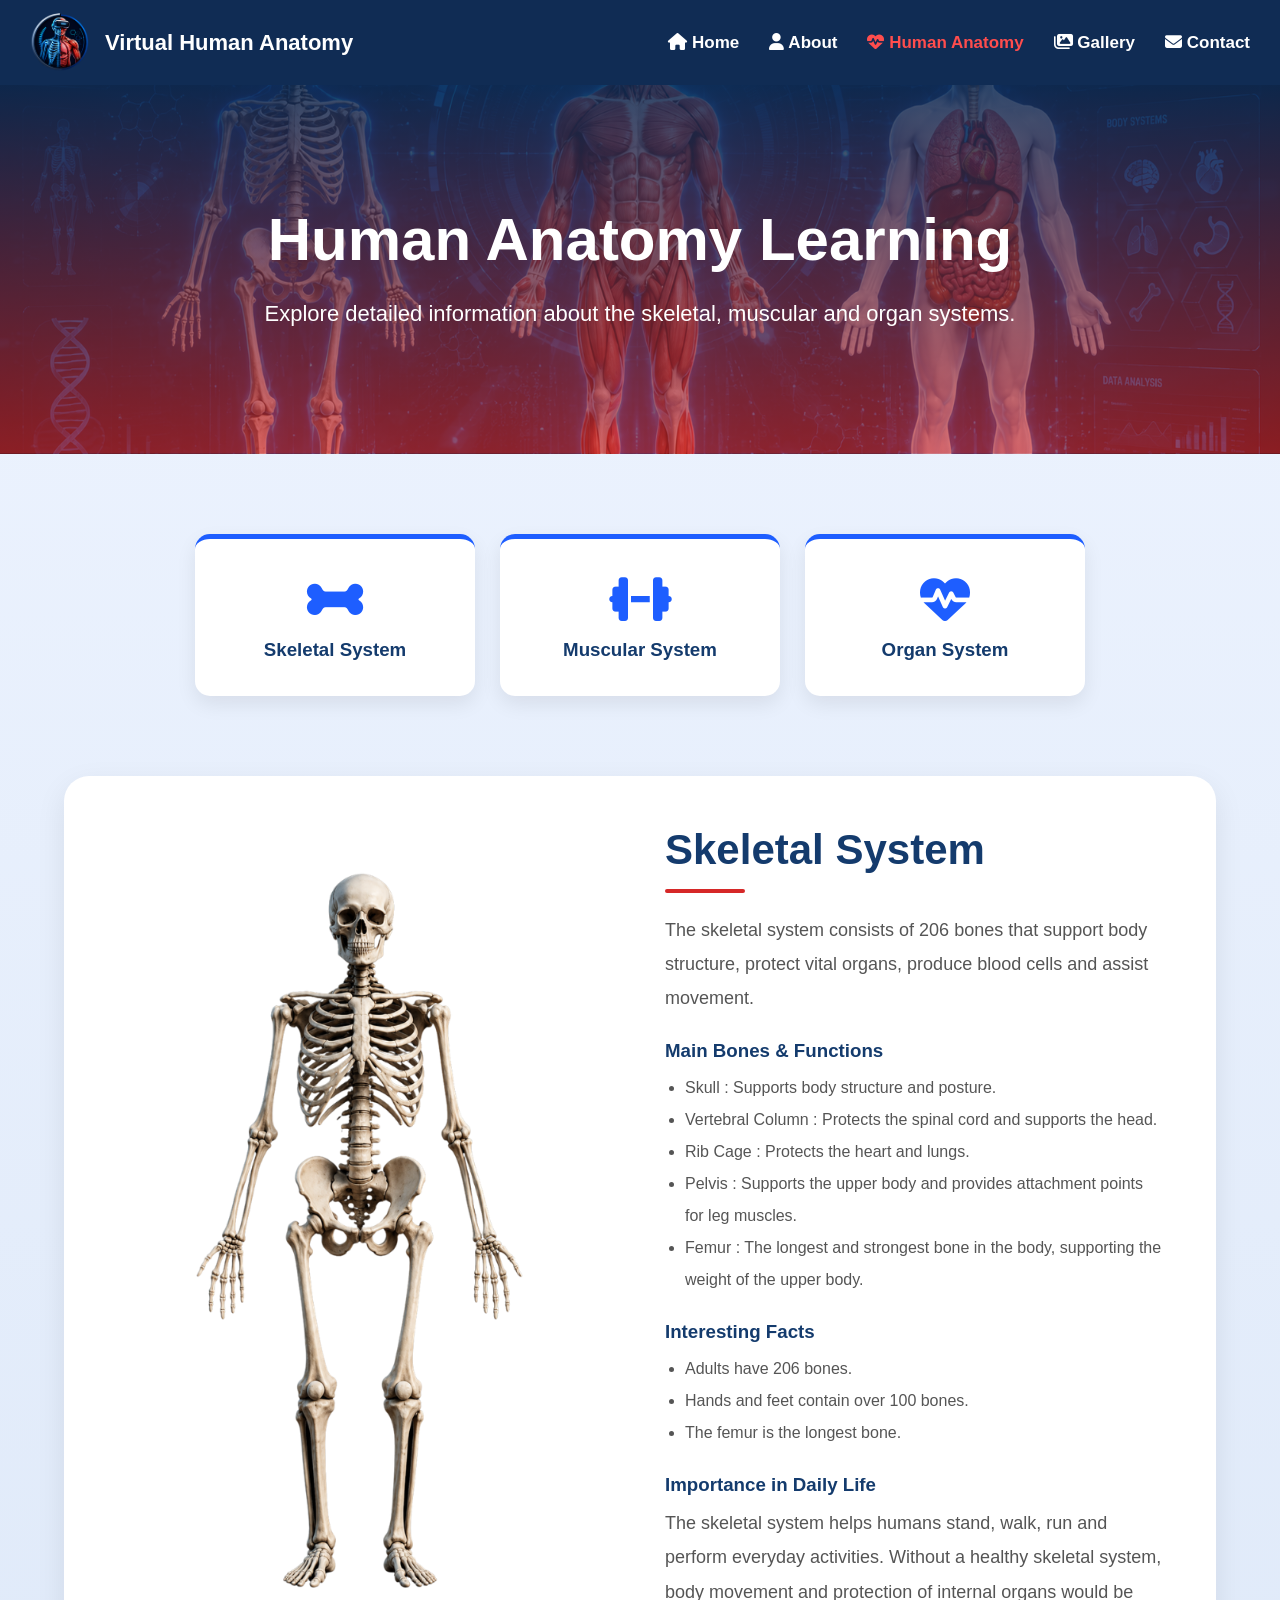
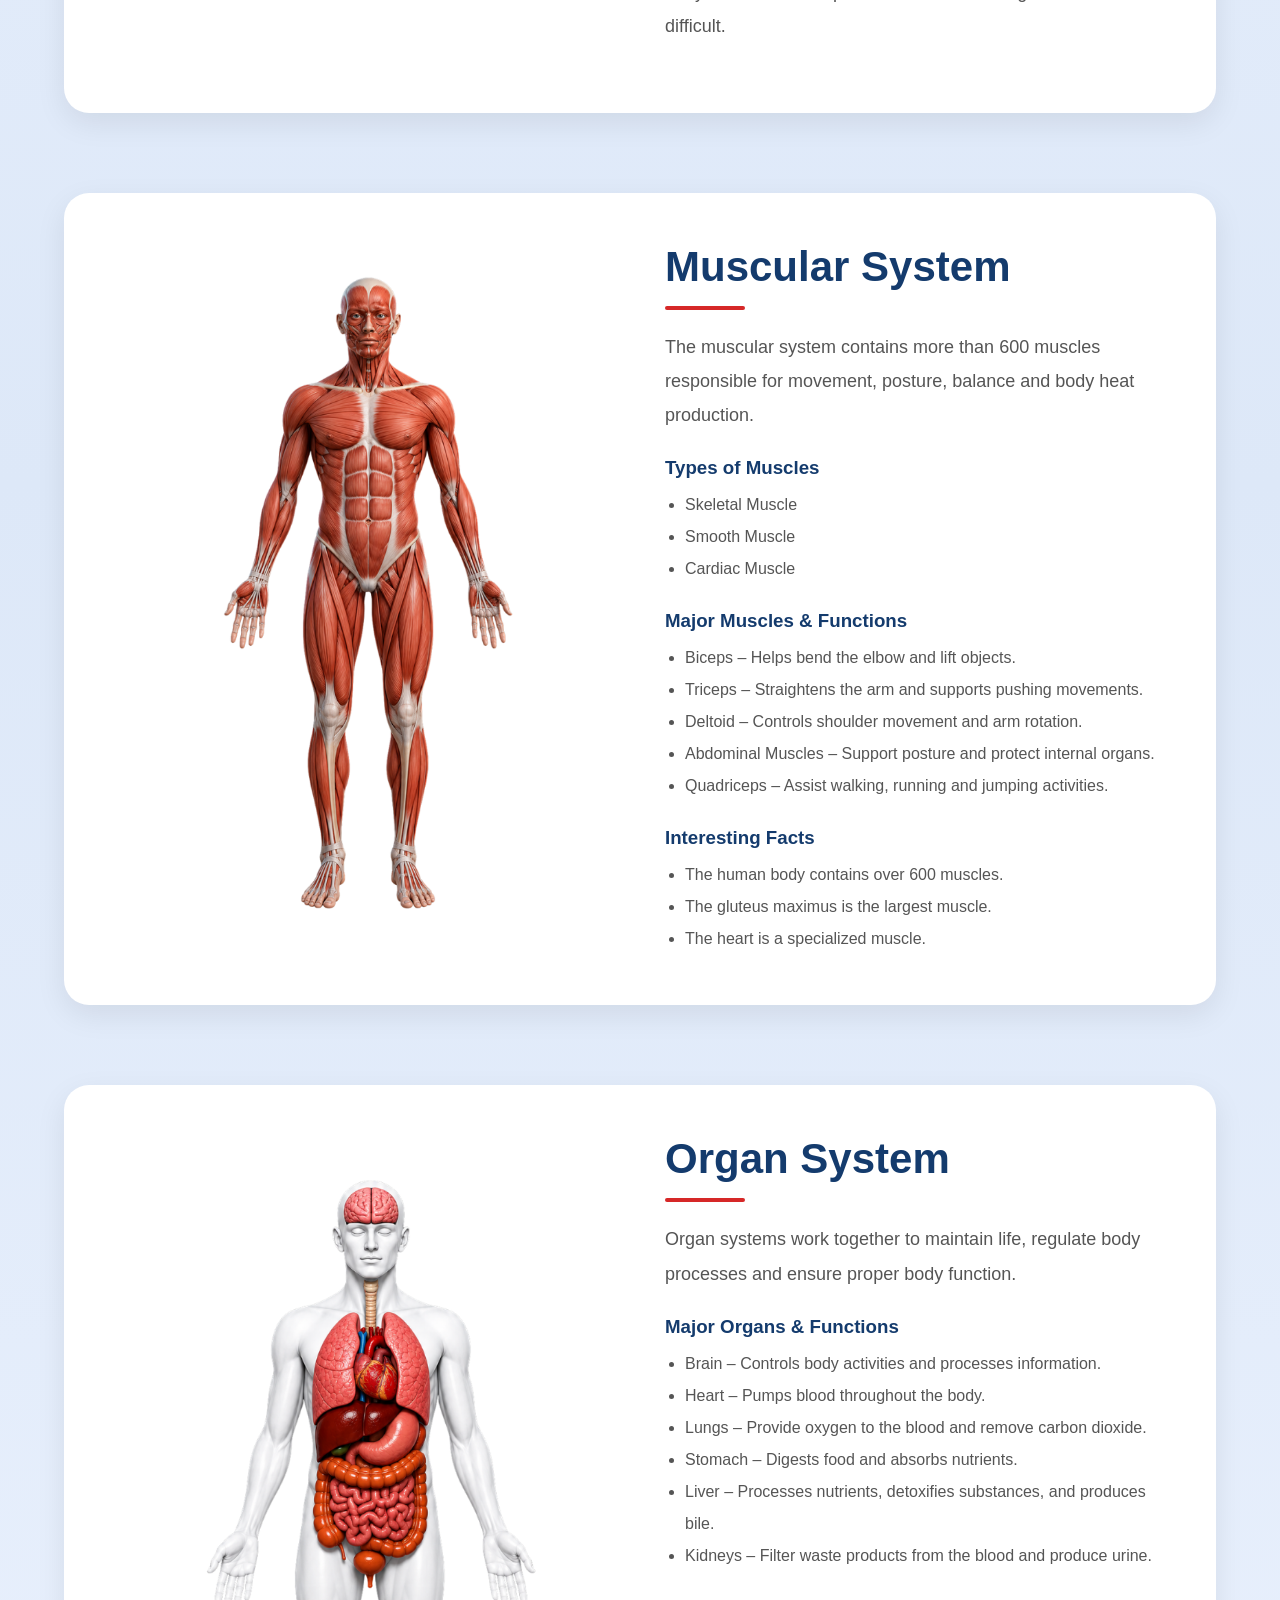
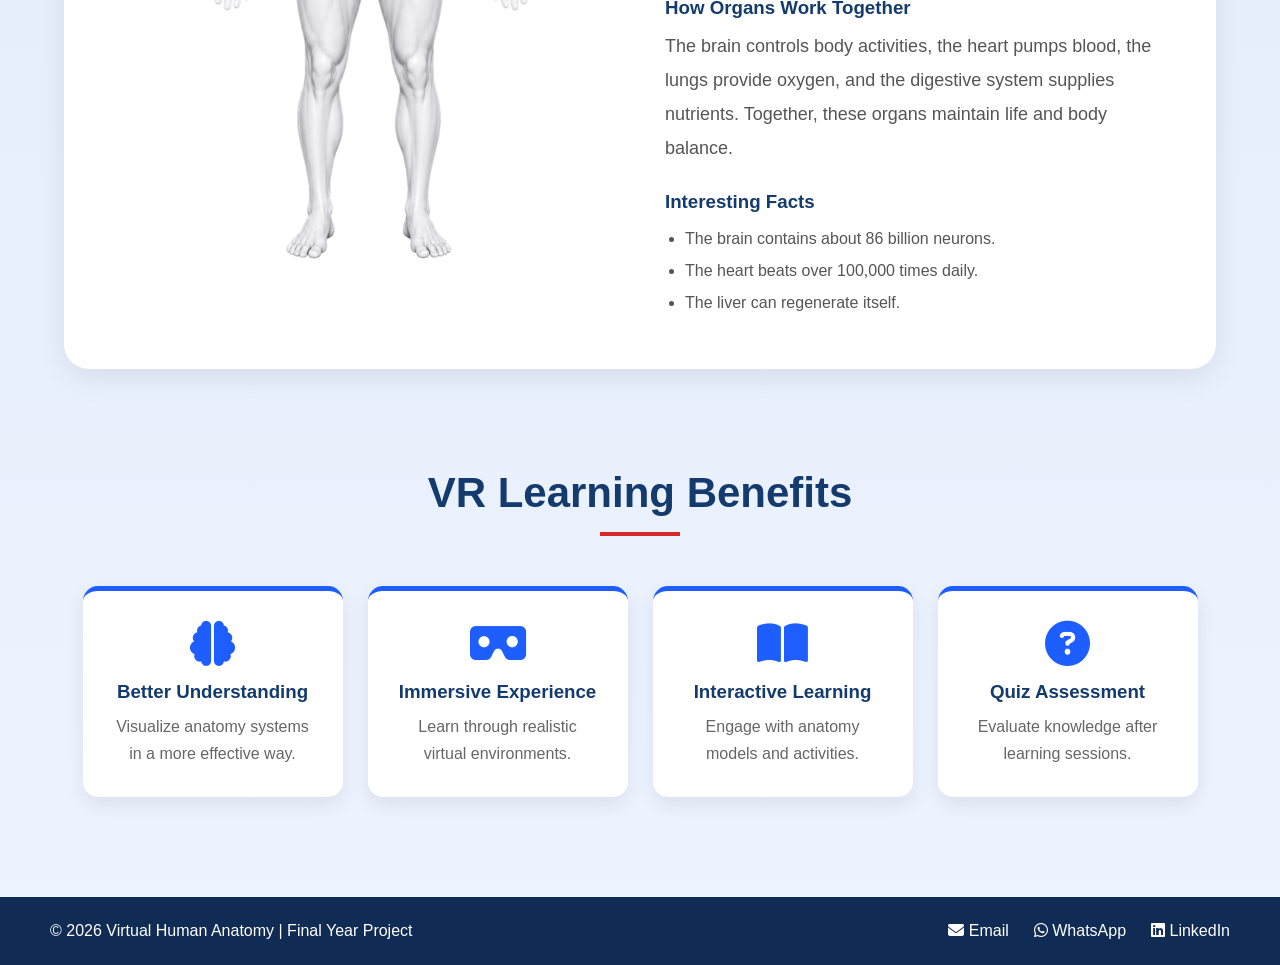
<file: humananatomy.html>
<!DOCTYPE html>
<html lang="en">

<head>

    <meta charset="UTF-8">
    <meta name="viewport" content="width=device-width, initial-scale=1.0">

    <title>Human Anatomy</title>

    <link rel="stylesheet" href="humananatomy.css">

    <link rel="stylesheet"
    href="https://cdnjs.cloudflare.com/ajax/libs/font-awesome/6.5.1/css/all.min.css">

</head>

<body>

<!-- HEADER -->

    <header class="top-header">

        <div class="logo">

            <img src="images/logoVHA.png" alt="Logo">

            <span>Virtual Human Anatomy</span>

        </div>


    <nav class="navbar">

        <a href="index.html">
            <i class="fas fa-home"></i> Home
        </a>

        <a href="about.html">
            <i class="fas fa-user"></i> About
        </a>

        <a href="humananatomy.html" class="active">
            <i class="fas fa-heartbeat"></i> Human Anatomy
        </a>

        <a href="gallery.html">
            <i class="fas fa-images"></i> Gallery
        </a>

        <a href="contact.html">
            <i class="fas fa-envelope"></i> Contact
        </a>

    </nav>

</header>

<!-- BANNER -->

<section class="anatomy-banner">

    <h1>Human Anatomy Learning</h1>

    <p>
        Explore detailed information about the skeletal,
        muscular and organ systems.
    </p>

</section>

<!-- QUICK NAVIGATION -->

<section class="quick-nav">

    <a href="#skeletal" class="nav-card">
        <i class="fas fa-bone"></i>
        <h3>Skeletal System</h3>
    </a>

    <a href="#muscular" class="nav-card">
        <i class="fas fa-dumbbell"></i>
        <h3>Muscular System</h3>
    </a>

    <a href="#organ" class="nav-card">
        <i class="fas fa-heartbeat"></i>
        <h3>Organ System</h3>
    </a>

</section>

<!-- SKELETAL SYSTEM -->

<section id="skeletal" class="system-section">

    <div class="system-image">

        <img src="images/skeleton1.png"
        alt="Skeletal System">

    </div>

    <div class="system-content">

        <h2>Skeletal System</h2>

        <p>
            The skeletal system consists of 206 bones that
            support body structure, protect vital organs,
            produce blood cells and assist movement.
        </p>

        <h3>Main Bones & Functions</h3>
<ul>
    <li>Skull : Supports body structure and posture.</li>
    <li>Vertebral Column : Protects the spinal cord and supports the head.</li>
    <li>Rib Cage : Protects the heart and lungs.</li>
    <li>Pelvis : Supports the upper body and provides attachment points for leg muscles.</li>
    <li>Femur : The longest and strongest bone in the body, supporting the weight of the upper body.</li>
</ul>


<h3>Interesting Facts</h3>
<ul>
    <li>Adults have 206 bones.</li>
    <li>Hands and feet contain over 100 bones.</li>
    <li>The femur is the longest bone.</li>
</ul>

<h3>Importance in Daily Life</h3>
<p>
    The skeletal system helps humans stand, walk,
    run and perform everyday activities. Without a
    healthy skeletal system, body movement and
    protection of internal organs would be difficult.
</p>

    </div>

</section>

<!-- MUSCULAR SYSTEM -->

<section id="muscular" class="system-section reverse">

    <div class="system-content">

        <h2>Muscular System</h2>

        <p>
            The muscular system contains more than 600 muscles
            responsible for movement, posture, balance and
            body heat production.
        </p>
            <h3>Types of Muscles</h3>
            <ul>
                <li>Skeletal Muscle</li>
                <li>Smooth Muscle</li>
                <li>Cardiac Muscle</li>
            </ul>

            <h3>Major Muscles & Functions</h3>

            <ul>
                <li>Biceps – Helps bend the elbow and lift objects.</li>
                <li>Triceps – Straightens the arm and supports pushing movements.</li>
                <li>Deltoid – Controls shoulder movement and arm rotation.</li>
                <li>Abdominal Muscles – Support posture and protect internal organs.</li>
                <li>Quadriceps – Assist walking, running and jumping activities.</li>
            </ul>

            <h3>Interesting Facts</h3>
            <ul>
                <li>The human body contains over 600 muscles.</li>
                <li>The gluteus maximus is the largest muscle.</li>
                <li>The heart is a specialized muscle.</li>
            </ul>
    </div>

    <div class="system-image">

        <img src="images/muscles.png"
        alt="Muscular System">

    </div>

</section>

<!-- ORGAN SYSTEM -->

<section id="organ" class="system-section">

    <div class="system-image">

        <img src="images/organ.png"
        alt="Organ System">

    </div>

    <div class="system-content">

        <h2>Organ System</h2>

        <p>
            Organ systems work together to maintain life,
            regulate body processes and ensure proper body
            function.
        </p>

        <h3>Major Organs & Functions</h3>

        <ul>
            <li>Brain – Controls body activities and processes information.</li>
            <li>Heart – Pumps blood throughout the body.</li>
            <li>Lungs – Provide oxygen to the blood and remove carbon dioxide.</li>
            <li>Stomach – Digests food and absorbs nutrients.</li>
            <li>Liver – Processes nutrients, detoxifies substances, and produces bile.</li>
            <li>Kidneys – Filter waste products from the blood and produce urine.</li>
        </ul>


        <h3>How Organs Work Together</h3>

        <p>
        The brain controls body activities, the heart pumps
        blood, the lungs provide oxygen, and the digestive
        system supplies nutrients. Together, these organs
        maintain life and body balance.
        </p>

        <h3>Interesting Facts</h3>

        <ul>
            <li>The brain contains about 86 billion neurons.</li>
            <li>The heart beats over 100,000 times daily.</li>
            <li>The liver can regenerate itself.</li>
        </ul>

    </div>

</section>

<!-- VR BENEFITS -->

<section class="benefits">

    <h2>VR Learning Benefits</h2>

    <div class="benefit-container">

        <div class="benefit-card">

            <i class="fas fa-brain"></i>

            <h3>Better Understanding</h3>

            <p>
                Visualize anatomy systems in a more effective way.
            </p>

        </div>

        <div class="benefit-card">

            <i class="fas fa-vr-cardboard"></i>

            <h3>Immersive Experience</h3>

            <p>
                Learn through realistic virtual environments.
            </p>

        </div>

        <div class="benefit-card">

            <i class="fas fa-book-open"></i>

            <h3>Interactive Learning</h3>

            <p>
                Engage with anatomy models and activities.
            </p>

        </div>

        <div class="benefit-card">

            <i class="fas fa-question-circle"></i>

            <h3>Quiz Assessment</h3>

            <p>
                Evaluate knowledge after learning sessions.
            </p>

        </div>

    </div>

</section>


<!-- FOOTER -->

<footer class="footer">

    <div class="footer-left">

        <p>
            © 2026 Virtual Human Anatomy | Final Year Project
        </p>

    </div>

    <div class="footer-right">

        <a href="#">
            <i class="fas fa-envelope"></i> Email
        </a>

        <a href="#">
            <i class="fab fa-whatsapp"></i> WhatsApp
        </a>

        <a href="#">
            <i class="fab fa-linkedin"></i> LinkedIn
        </a>

    </div>

</footer>

</body>
</html>
</file>
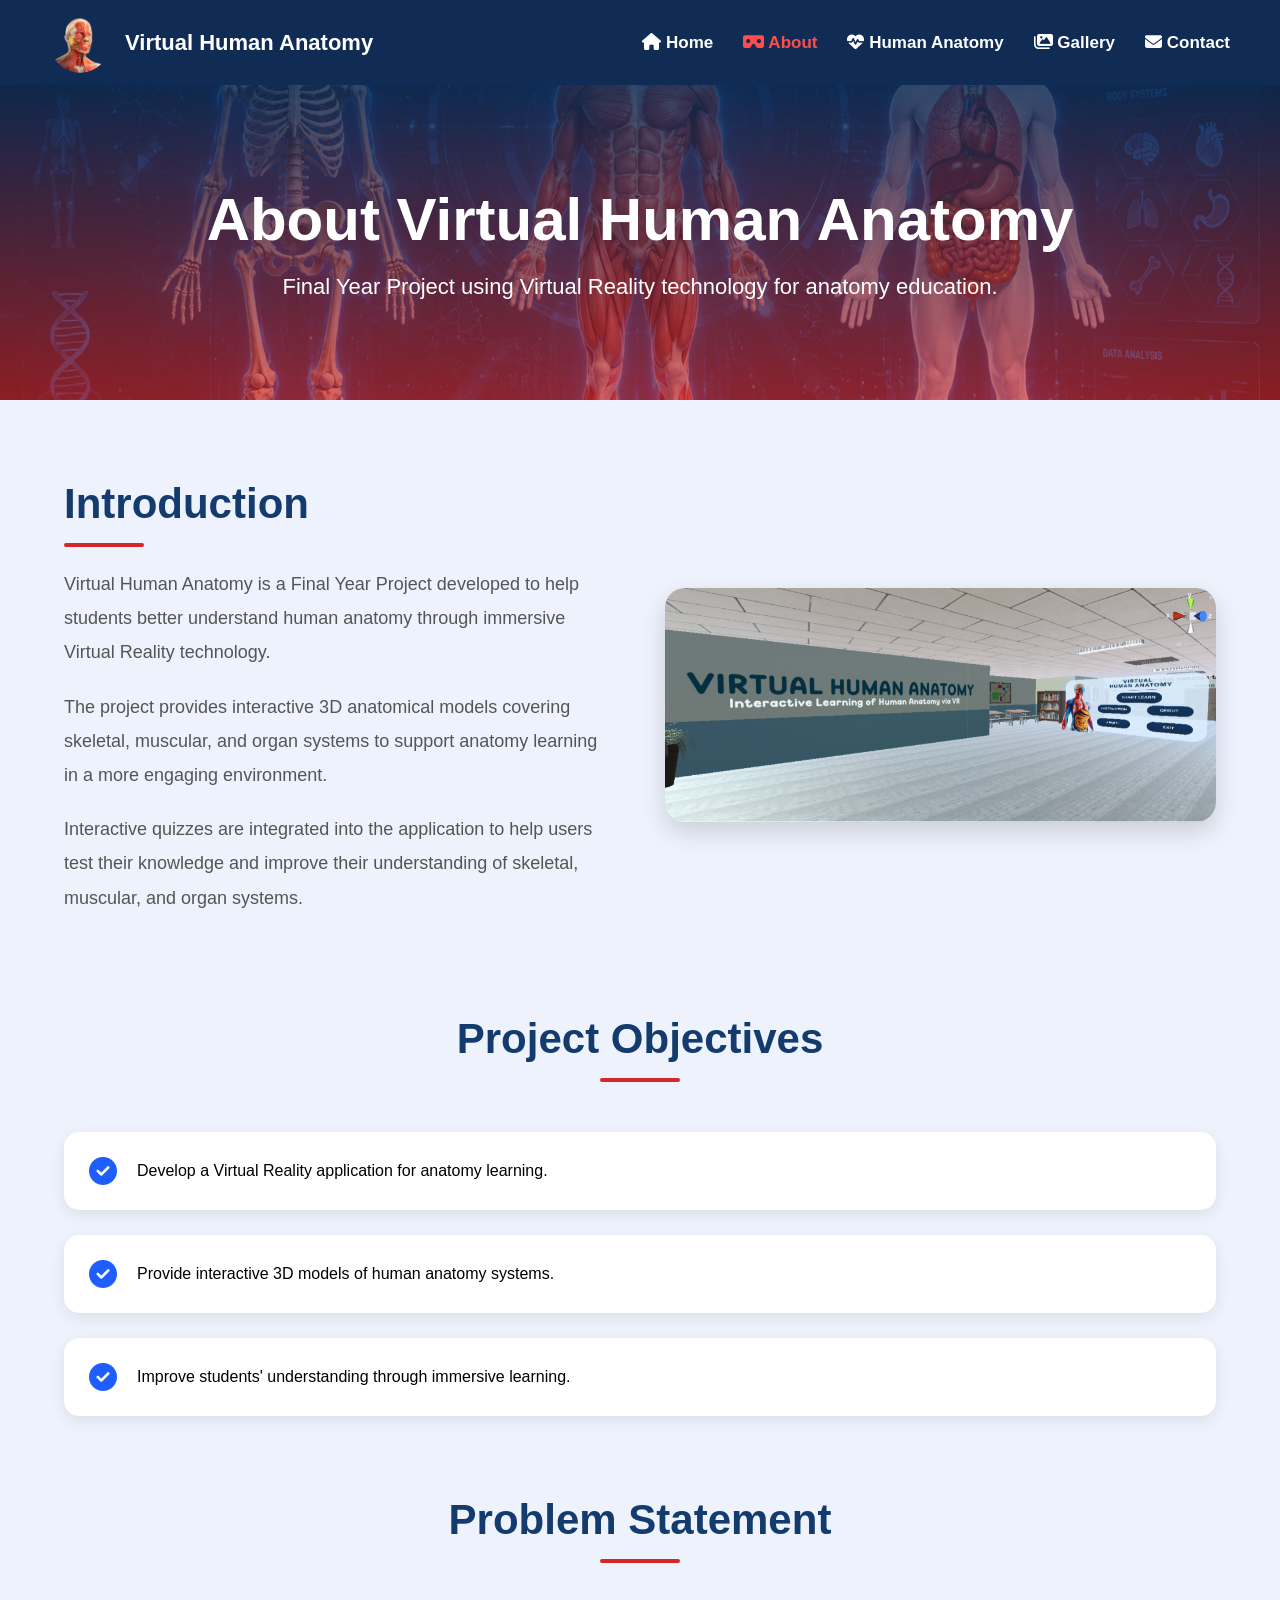
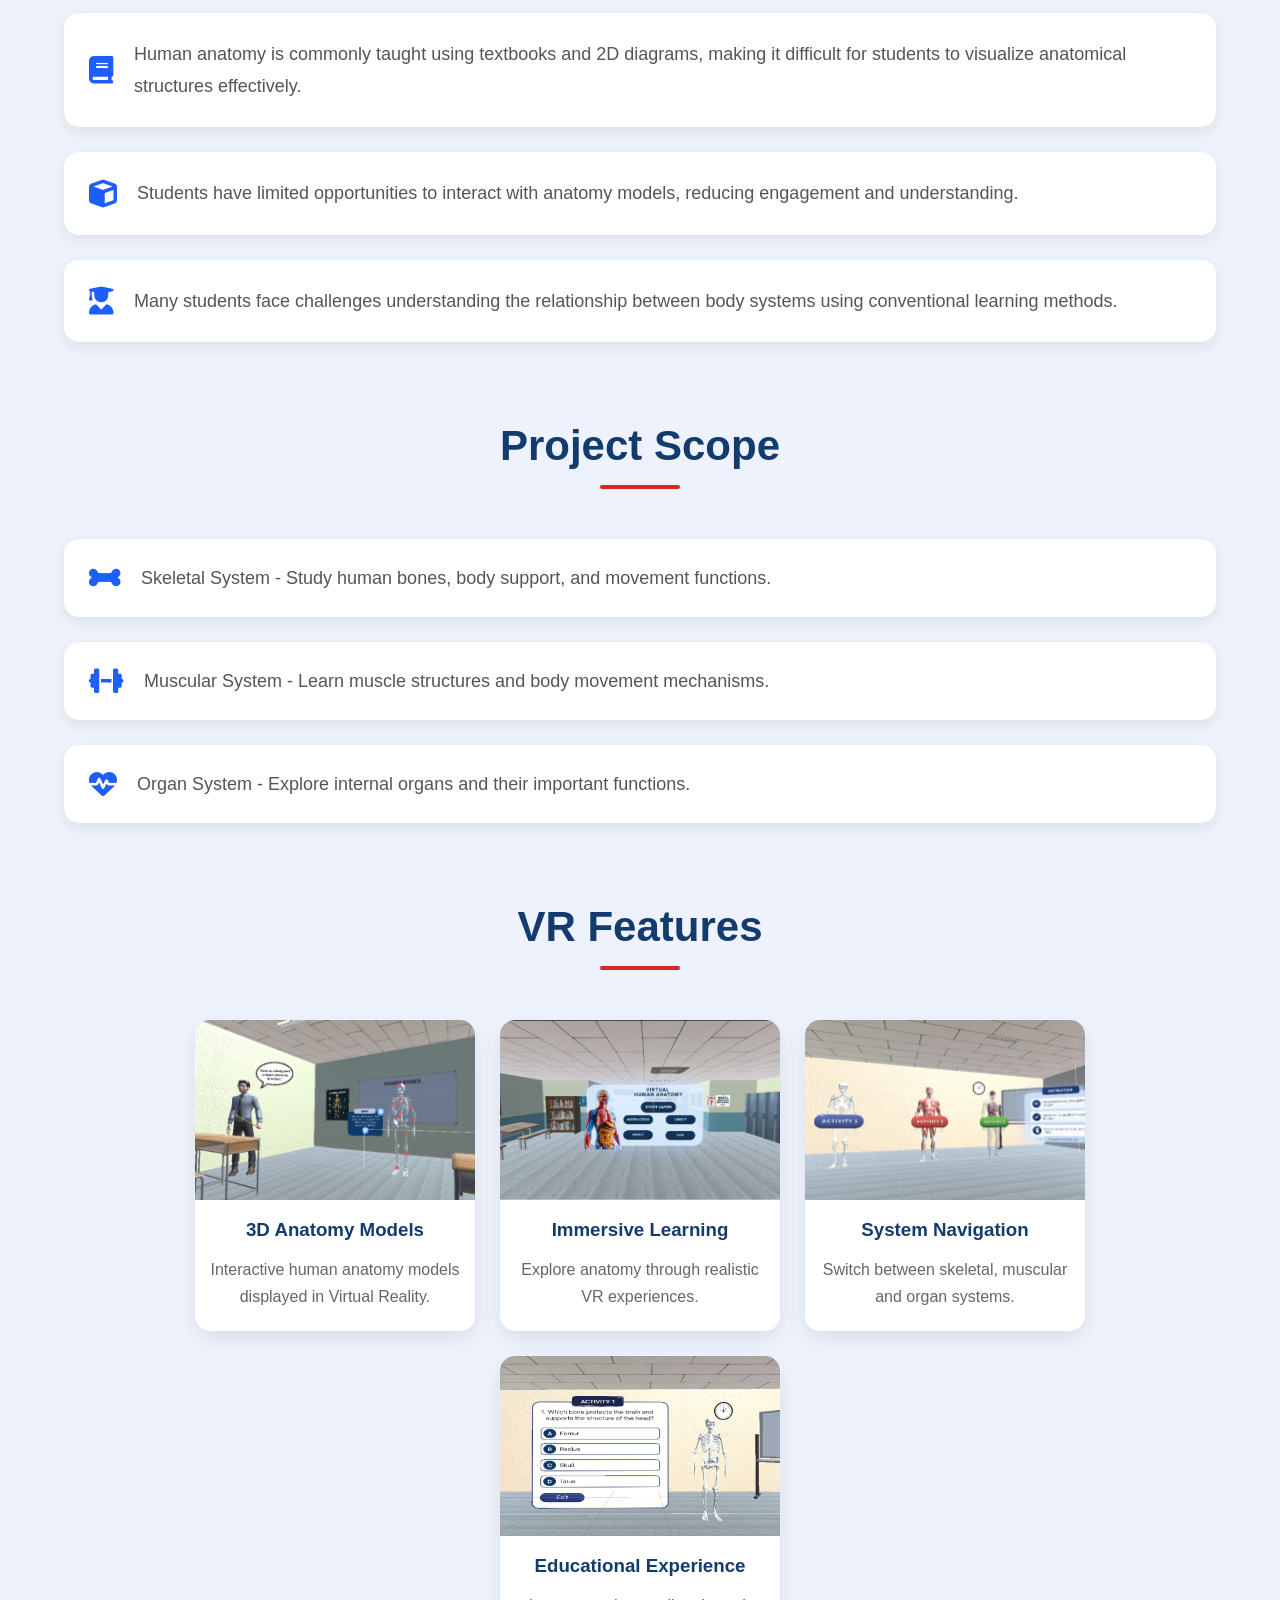
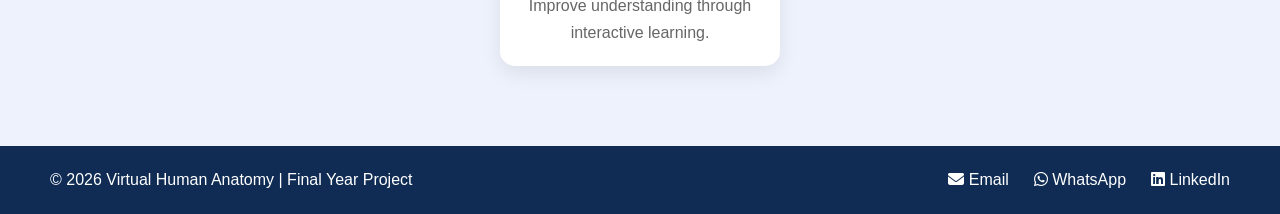
<file: VIRTUAL HUMAN ANATOMY/about.html>
<!DOCTYPE html>
<html lang="en">

<head>

    <meta charset="UTF-8">
    <meta name="viewport" content="width=device-width, initial-scale=1.0">

    <title>About - Virtual Human Anatomy</title>

    <link rel="stylesheet" href="about.css">

    <link rel="stylesheet"
        href="https://cdnjs.cloudflare.com/ajax/libs/font-awesome/6.5.1/css/all.min.css">

</head>

<body>

    <!-- HEADER -->

    <header class="top-header">

        <div class="logo">

            <img src="images/logo1.png" alt="Logo">

            <span>Virtual Human Anatomy</span>

        </div>

        <nav class="navbar">

            <a href="index.html">
                <i class="fas fa-home"></i> Home
            </a>

            <a href="about.html" class="active">
                <i class="fas fa-vr-cardboard"></i> About
            </a>

            <a href="humananatomy.html">
                <i class="fas fa-heartbeat"></i> Human Anatomy
            </a>

            <a href="gallery.html">
                <i class="fas fa-images"></i> Gallery
            </a>

            <a href="contact.html">
                <i class="fas fa-envelope"></i> Contact
            </a>

        </nav>

    </header>

    <!-- ABOUT BANNER -->

    <section class="about-banner">

        <h1>About Virtual Human Anatomy</h1>

        <p>
            Final Year Project using Virtual Reality technology
            for anatomy education.
        </p>

    </section>

    <!-- INTRODUCTION -->

    <section class="intro">

        <div class="intro-content">

            <div class="intro-text">

                <h2>Introduction</h2>

                <p>
                    Virtual Human Anatomy is a Final Year Project
                    developed to help students better understand
                    human anatomy through immersive Virtual Reality
                    technology.
                </p>

                <p>
                    The project provides interactive 3D anatomical
                    models covering skeletal, muscular, and organ
                    systems to support anatomy learning in a more
                    engaging environment.
                </p>

                <p>
                    Interactive quizzes are integrated into the application to 
                    help users test their knowledge and improve their understanding 
                    of skeletal, muscular, and organ systems.
                </p>

            </div>

            <div class="intro-image">

                <img src="images/anatomy-bg.png" alt="Introduction">

            </div>

        </div>

    </section>

    <!-- OBJECTIVES -->

    <section class="objectives">

        <h2>Project Objectives</h2>

        <div class="objective-list">

            <div class="objective-item">
                <i class="fas fa-check-circle"></i>
                Develop a Virtual Reality application for anatomy learning.
            </div>

            <div class="objective-item">
                <i class="fas fa-check-circle"></i>
                Provide interactive 3D models of human anatomy systems.
            </div>

            <div class="objective-item">
                <i class="fas fa-check-circle"></i>
                Improve students' understanding through immersive learning.
            </div>

        </div>

    </section>

    <!-- OBJECTIVES -->

</section>

<!-- PROBLEM STATEMENT -->
<section class="problem">

    <h2>Problem Statement</h2>

    <div class="problem-list">

        <div class="problem-item">

            <i class="fas fa-book"></i>

            <span>
                Human anatomy is commonly taught using textbooks and 2D diagrams,
                making it difficult for students to visualize anatomical structures effectively.
            </span>

        </div>

        <div class="problem-item">

            <i class="fas fa-cube"></i>

            <span>
                Students have limited opportunities to interact with anatomy models,
                reducing engagement and understanding.
            </span>

        </div>

        <div class="problem-item">

            <i class="fas fa-user-graduate"></i>

            <span>
                Many students face challenges understanding the relationship
                between body systems using conventional learning methods.
            </span>

        </div>

    </div>

</section>
<!-- PROJECT SCOPE -->


    <!-- PROJECT SCOPE -->

    <section class="scope">

        <h2>Project Scope</h2>

        <div class="scope-list">

            <div class="scope-item">

                <i class="fas fa-bone"></i>

                <span>
                    Skeletal System - Study human bones, body support,
                    and movement functions.
                </span>

            </div>

            <div class="scope-item">

                <i class="fas fa-dumbbell"></i>

                <span>
                    Muscular System - Learn muscle structures and
                    body movement mechanisms.
                </span>

            </div>

            <div class="scope-item">

                <i class="fas fa-heartbeat"></i>

                <span>
                    Organ System - Explore internal organs and
                    their important functions.
                </span>

            </div>

        </div>

    </section>

    <!-- VR FEATURES -->

    <section class="vr-features">

        <h2>VR Features</h2>

        <div class="feature-container">

            <div class="feature-card">

                <img src="images/features1.png" alt="VR Feature">

                <h3>3D Anatomy Models</h3>

                <p>
                    Interactive human anatomy models displayed
                    in Virtual Reality.
                </p>

            </div>

            <div class="feature-card">

                <img src="images/features2.png" alt="VR Feature">

                <h3>Immersive Learning</h3>

                <p>
                    Explore anatomy through realistic VR experiences.
                </p>

            </div>

            <div class="feature-card">

                <img src="images/features3.png" alt="VR Feature">

                <h3>System Navigation</h3>

                <p>
                    Switch between skeletal, muscular and organ systems.
                </p>

            </div>

            <div class="feature-card">

                <img src="images/features4.png" alt="VR Feature">

                <h3>Educational Experience</h3>

                <p>
                    Improve understanding through interactive learning.
                </p>

            </div>

        </div>

    </section>

    <!-- FOOTER -->

    <footer class="footer">

        <div class="footer-left">

            <p>
                © 2026 Virtual Human Anatomy | Final Year Project
            </p>

        </div>

        <div class="footer-right">

            <a href="mailto:nurfthyh@gmail.com">
                <i class="fas fa-envelope"></i> Email
            </a>

            <a href="https://wa.me/601111856149">
                <i class="fab fa-whatsapp"></i> WhatsApp
            </a>

            <a href="https://www.linkedin.com/in/nur-ain-fathiyyah">
                <i class="fab fa-linkedin"></i> LinkedIn
            </a>

        </div>

    </footer>

</body>

</html>
</file>
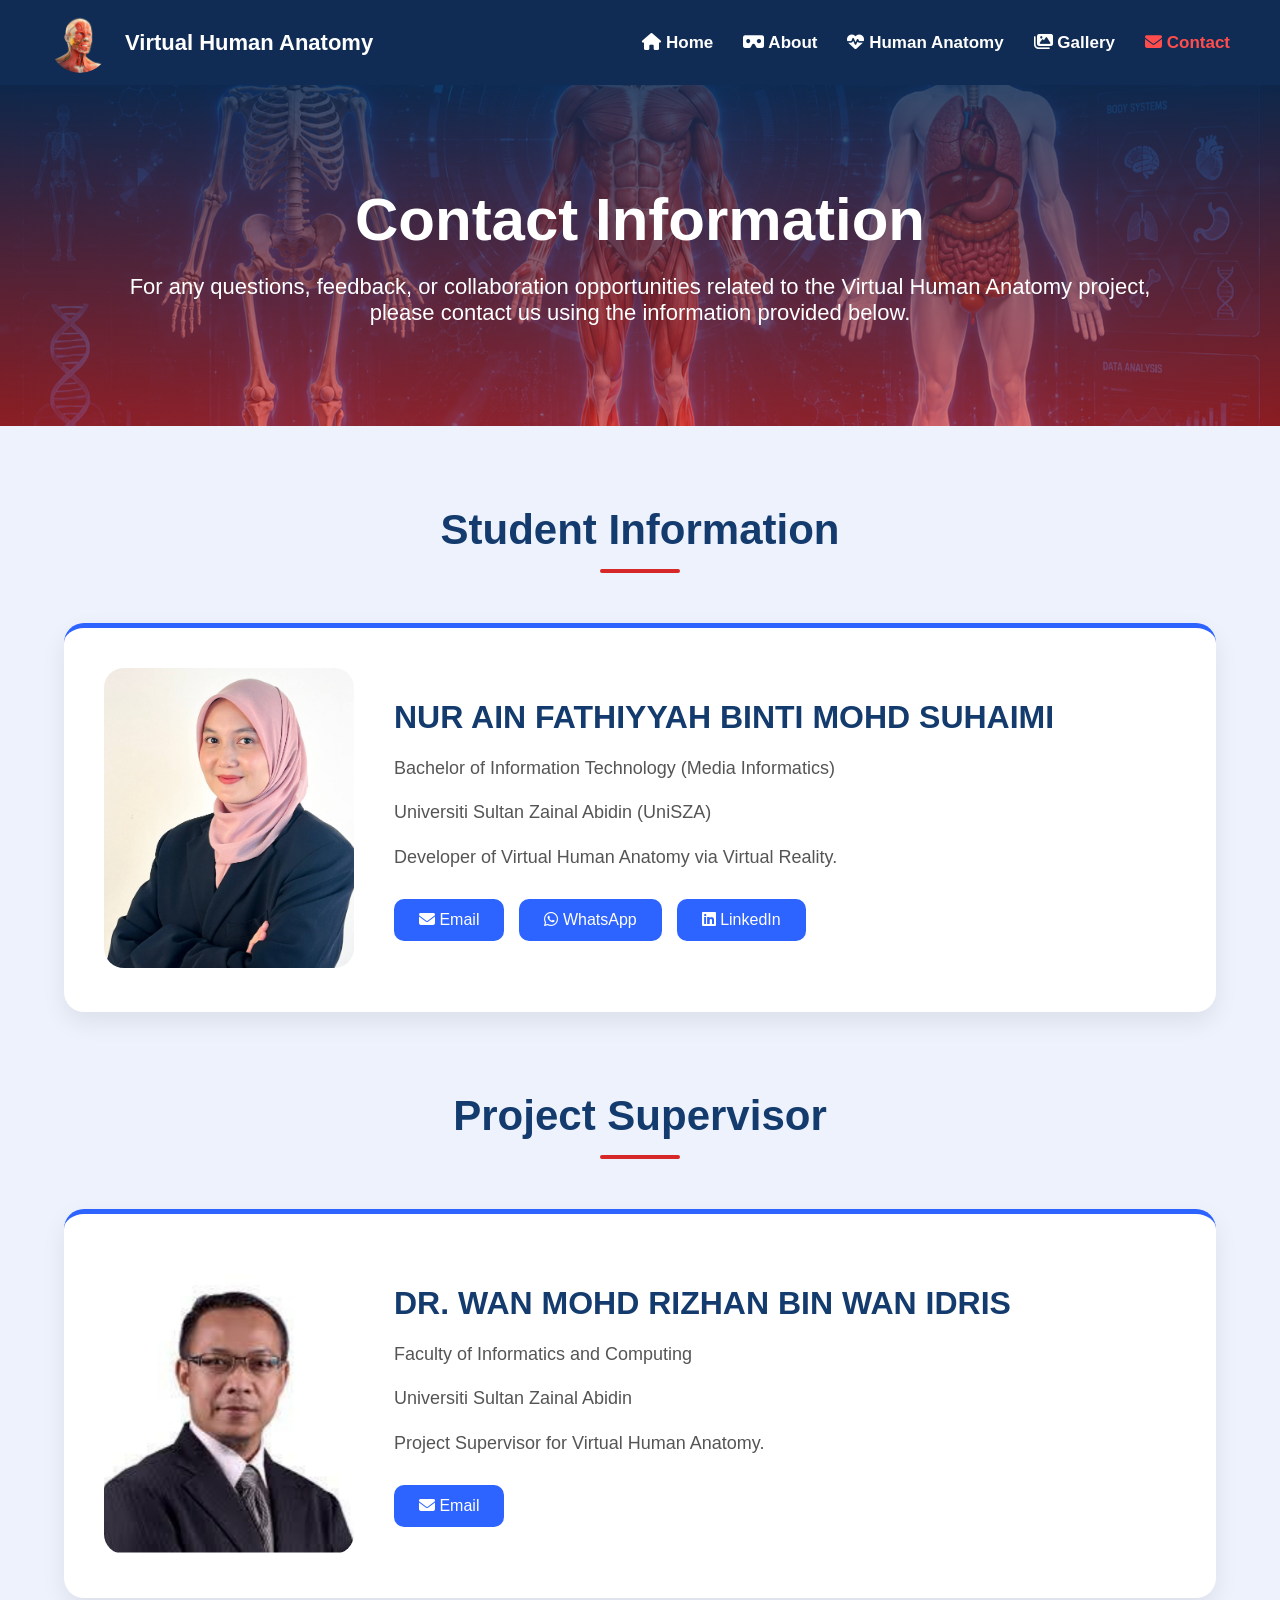
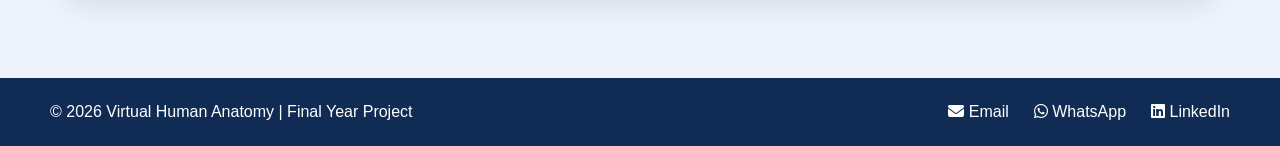
<file: VIRTUAL HUMAN ANATOMY/contact.html>
<!DOCTYPE html>
<html lang="en">

<head>

    <meta charset="UTF-8">

    <meta name="viewport" content="width=device-width, initial-scale=1.0">

    <title>Contact | Virtual Human Anatomy</title>

    <link rel="stylesheet" href="contact.css">

    <link rel="stylesheet"
    href="https://cdnjs.cloudflare.com/ajax/libs/font-awesome/6.5.1/css/all.min.css">

</head>

<body>

<!-- HEADER -->

<header class="top-header">

    <div class="logo">

        <img src="images/logo1.png">

        <span>Virtual Human Anatomy</span>

    </div>

    <nav class="navbar">

        <a href="index.html">
            <i class="fas fa-home"></i> Home
        </a>

        <a href="about.html">
            <i class="fas fa-vr-cardboard"></i> About
        </a>

       <a href="humananatomy.html">
            <i class="fas fa-heartbeat"></i> Human Anatomy
        </a>

        <a href="gallery.html">
            <i class="fas fa-images"></i> Gallery
        </a>

        <a href="contact.html" class="active">
            <i class="fas fa-envelope"></i> Contact
        </a>

    </nav>

</header>

<!-- BANNER -->

<section class="contact-banner">

    <h1>Contact Information</h1>

    <p>
        
        For any questions, feedback, or collaboration opportunities related to the Virtual Human Anatomy project, <br>
        please contact us using the information provided below.
    </p>

</section>

<!-- STUDENT -->

<section class="contact-section">

    <h2>Student Information</h2>

    <div class="profile-card">

        <div class="profile-image">

            <img src="images/student2.jpg">

        </div>

        <div class="profile-info">

            <h3>NUR AIN FATHIYYAH BINTI MOHD SUHAIMI</h3>

            <p>
                Bachelor of Information Technology
                (Media Informatics)
            </p>

            <p>
                Universiti Sultan Zainal Abidin (UniSZA)
            </p>

            <p>
                Developer of Virtual Human Anatomy via Virtual Reality.
               
            </p>

            <div class="contact-links">

                <a href="mailto:nurfthyh@gmail.com">

                    <i class="fas fa-envelope"></i>
                    Email

                </a>

                <a href="https://wa.me/601111856149">

                    <i class="fab fa-whatsapp"></i>
                    WhatsApp

                </a>

                <a href="https://www.linkedin.com">

                    <i class="fab fa-linkedin"></i>
                    LinkedIn

                </a>

            </div>

        </div>

    </div>

</section>

<!-- SUPERVISOR -->

<section class="contact-section">

    <h2>Project Supervisor</h2>

    <div class="profile-card">

        <div class="profile-image">

            <img src="images/supervisor.png">

        </div>

        <div class="profile-info">

            <h3>DR. WAN MOHD RIZHAN BIN WAN IDRIS</h3>

            <p>
                Faculty of Informatics and Computing
            </p>

            <p>
                Universiti Sultan Zainal Abidin
            </p>

            <p>
                Project Supervisor for
                Virtual Human Anatomy.
            </p>

            <div class="contact-links">

                <a href="#">

                    <i class="fas fa-envelope"></i>
                    Email

                </a>

            </div>

        </div>

    </div>

</section>



<!-- FOOTER -->

<footer class="footer">

    <div class="footer-left">

        <p>
            © 2026 Virtual Human Anatomy | Final Year Project
        </p>

    </div>

    <div class="footer-right">

        <a href="mailto:nurfthyh@gmail.com">

            <i class="fas fa-envelope"></i> Email

        </a>

        <a href="https://wa.me/601111856149">

            <i class="fab fa-whatsapp"></i> WhatsApp

        </a>

        <a href="https://www.linkedin.com">

            <i class="fab fa-linkedin"></i> LinkedIn

        </a>

    </div>

</footer>

</body>
</html>
</file>
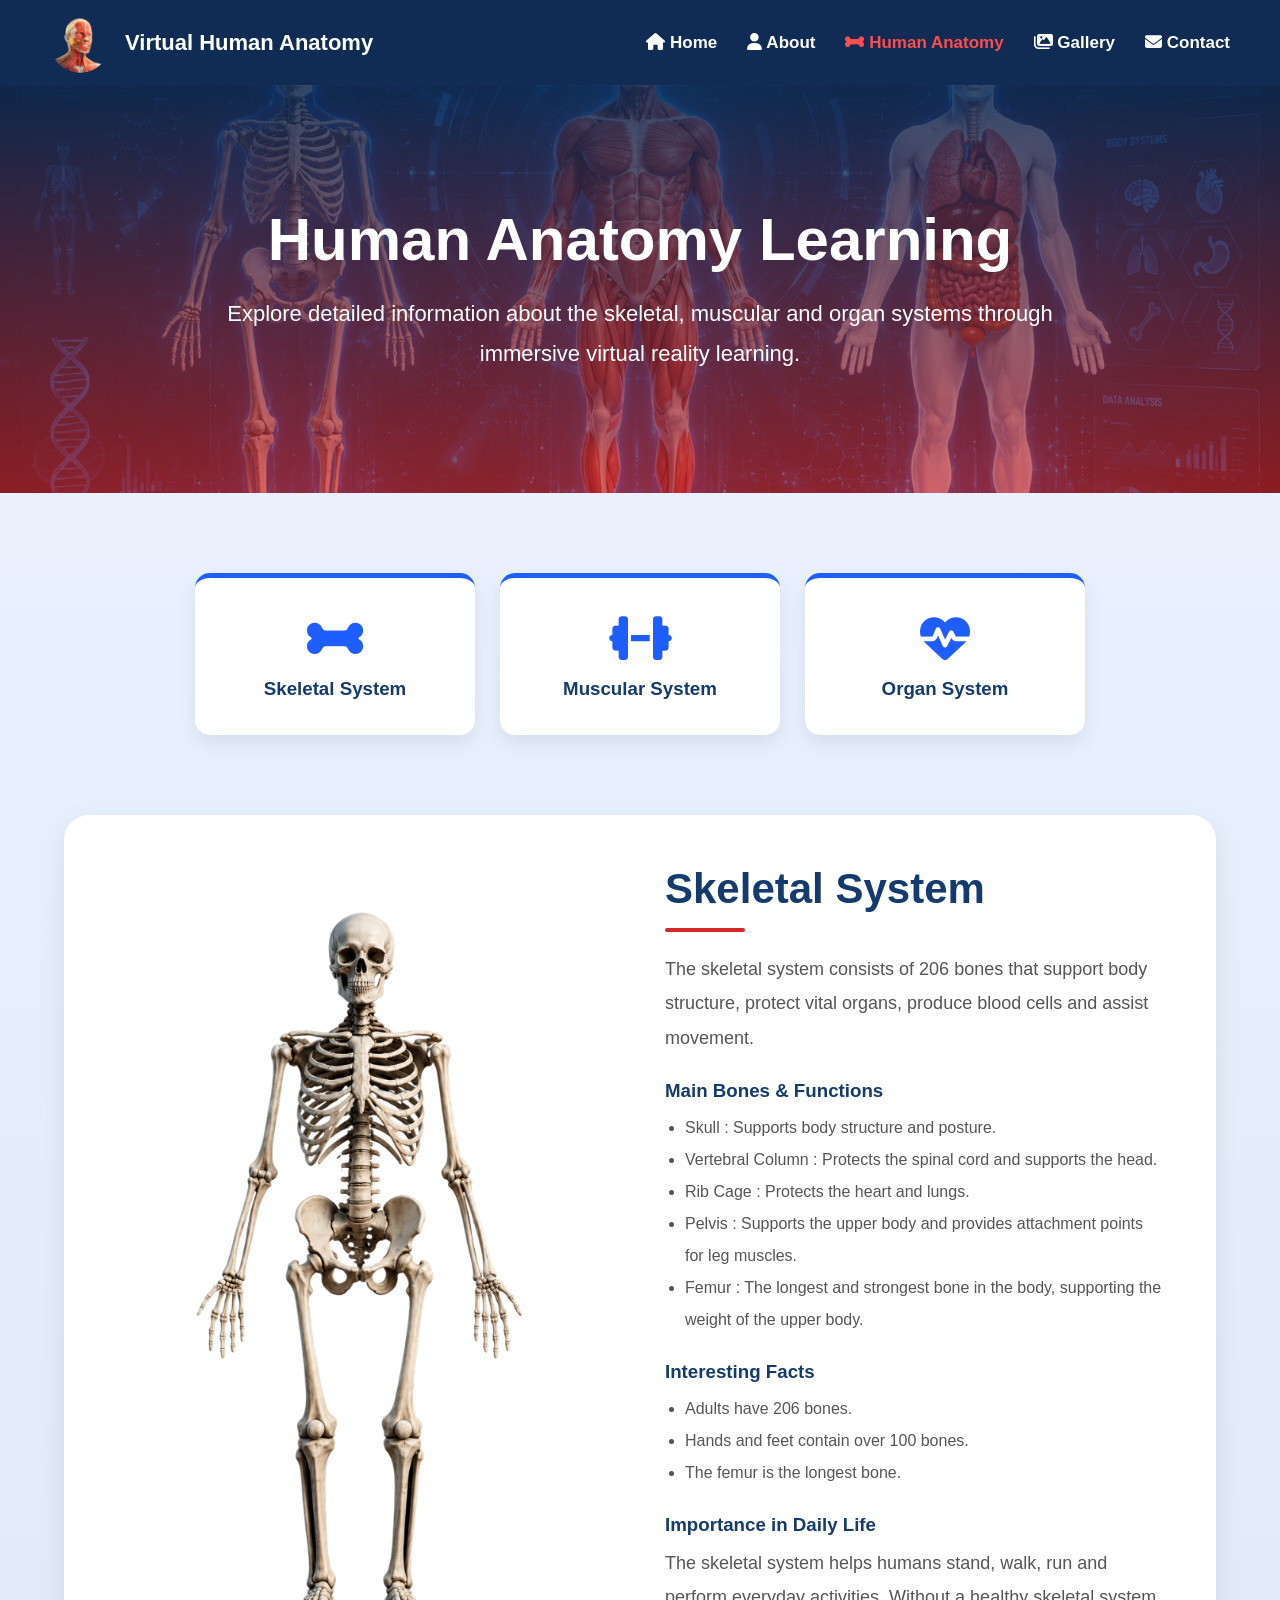
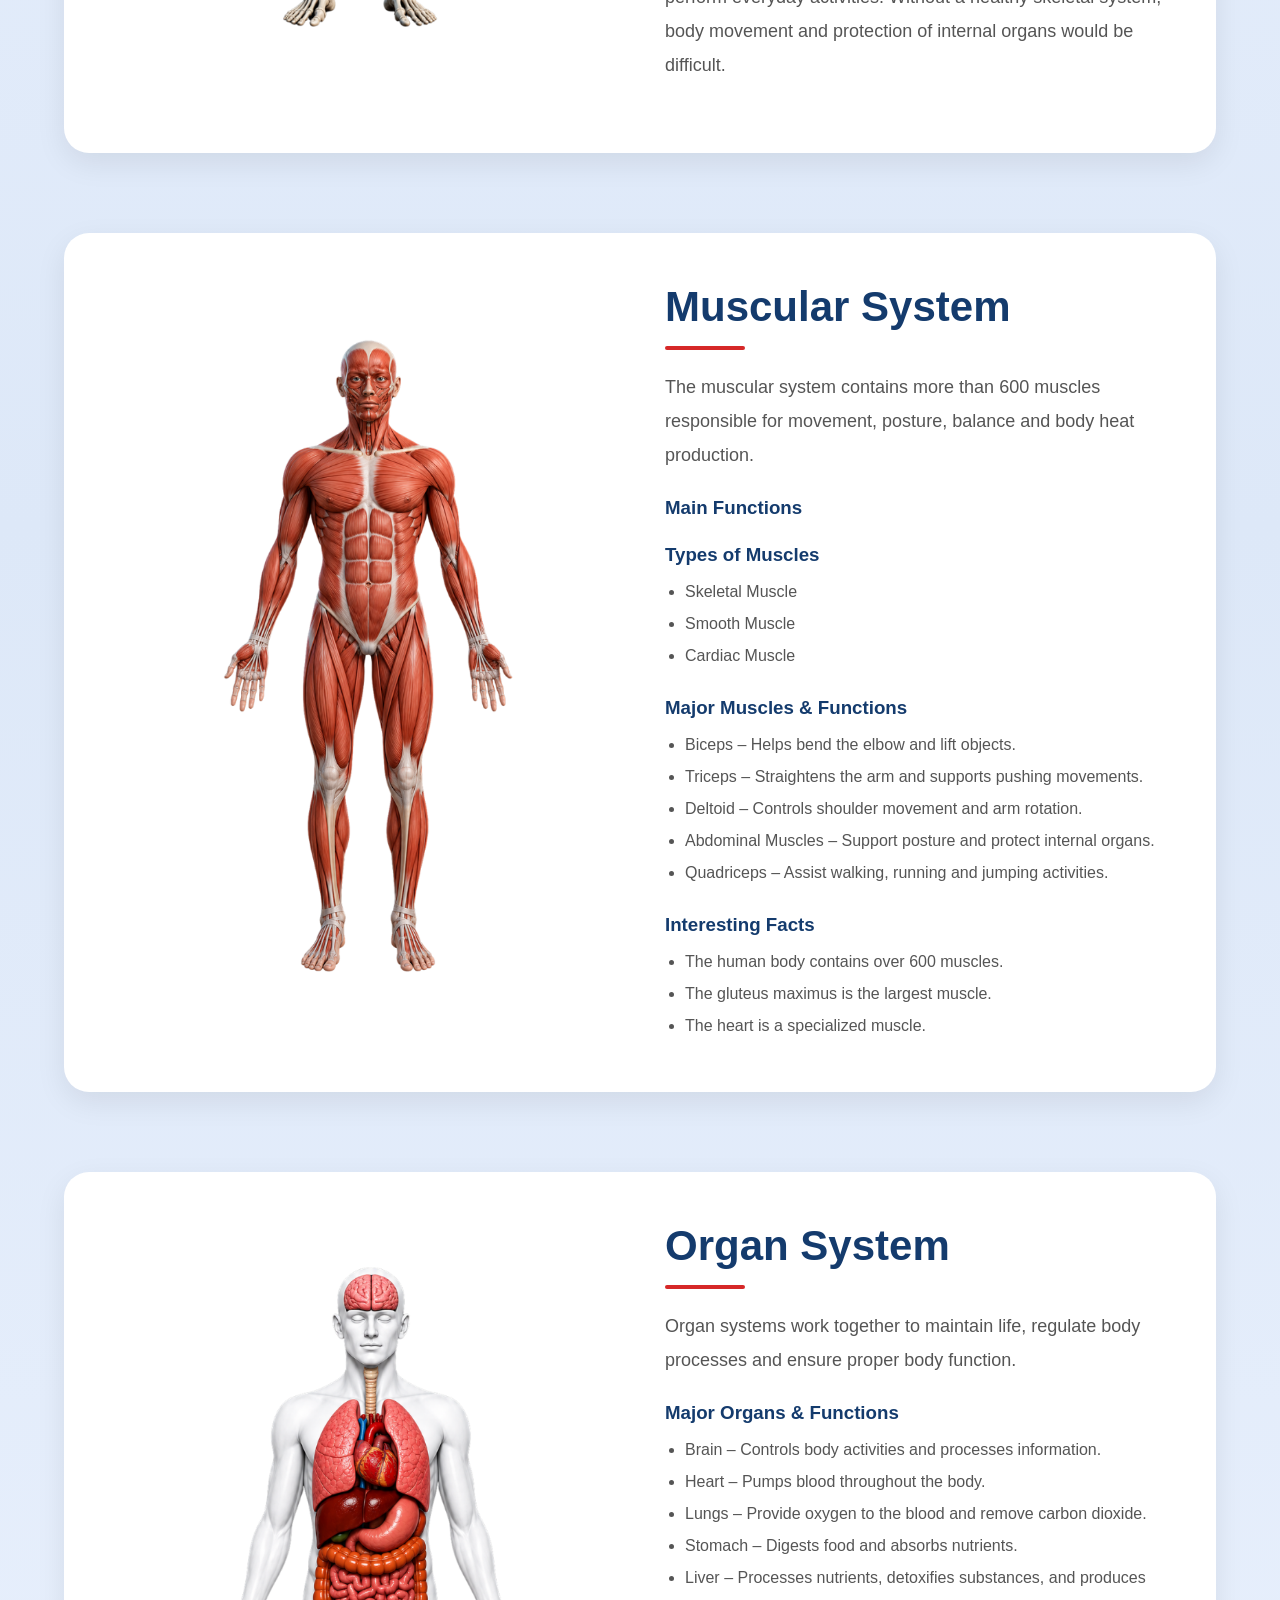
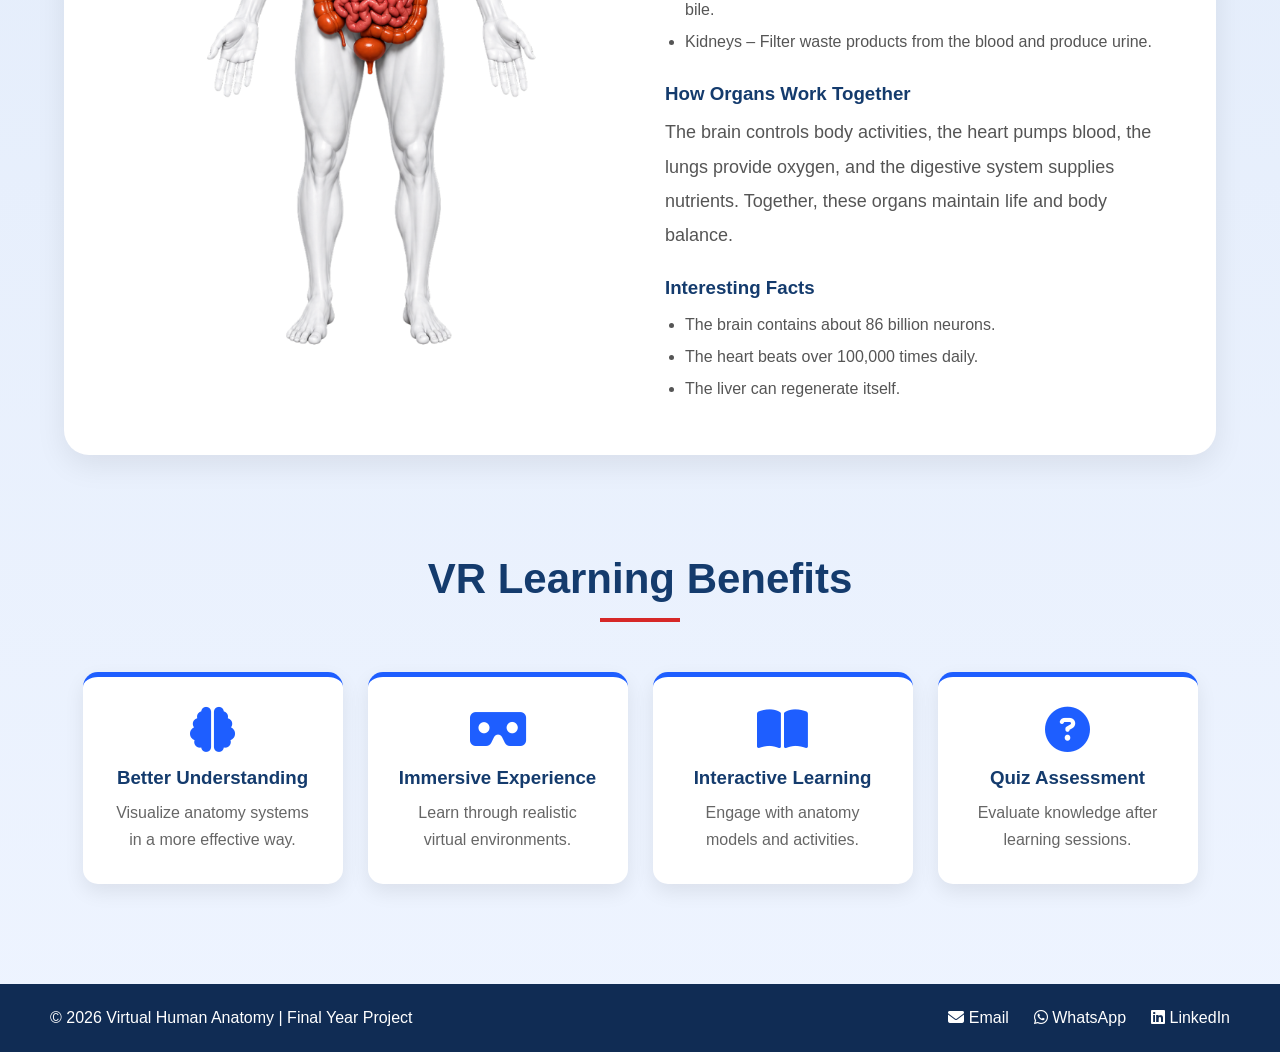
<file: VIRTUAL HUMAN ANATOMY/humananatomy.html>
<!DOCTYPE html>
<html lang="en">

<head>

    <meta charset="UTF-8">
    <meta name="viewport" content="width=device-width, initial-scale=1.0">

    <title>Human Anatomy</title>

    <link rel="stylesheet" href="humananatomy.css">

    <link rel="stylesheet"
    href="https://cdnjs.cloudflare.com/ajax/libs/font-awesome/6.5.1/css/all.min.css">

</head>

<body>

<!-- HEADER -->

<header class="top-header">

    <div class="logo">
        <img src="images/logo1.png">
        <span>Virtual Human Anatomy</span>
    </div>

    <nav class="navbar">

        <a href="index.html">
            <i class="fas fa-home"></i> Home
        </a>

        <a href="about.html">
            <i class="fas fa-user"></i> About
        </a>

        <a href="humananatomy.html" class="active">
            <i class="fas fa-bone"></i> Human Anatomy
        </a>

        <a href="gallery.html">
            <i class="fas fa-images"></i> Gallery
        </a>

        <a href="contact.html">
            <i class="fas fa-envelope"></i> Contact
        </a>

    </nav>

</header>

<!-- BANNER -->

<section class="anatomy-banner">

    <h1>Human Anatomy Learning</h1>

    <p>
        Explore detailed information about the skeletal,
        muscular and organ systems through immersive
        virtual reality learning.
    </p>

</section>

<!-- QUICK NAVIGATION -->

<section class="quick-nav">

    <a href="#skeletal" class="nav-card">
        <i class="fas fa-bone"></i>
        <h3>Skeletal System</h3>
    </a>

    <a href="#muscular" class="nav-card">
        <i class="fas fa-dumbbell"></i>
        <h3>Muscular System</h3>
    </a>

    <a href="#organ" class="nav-card">
        <i class="fas fa-heartbeat"></i>
        <h3>Organ System</h3>
    </a>

</section>

<!-- SKELETAL SYSTEM -->

<section id="skeletal" class="system-section">

    <div class="system-image">

        <img src="images/skeleton1.png"
        alt="Skeletal System">

    </div>

    <div class="system-content">

        <h2>Skeletal System</h2>

        <p>
            The skeletal system consists of 206 bones that
            support body structure, protect vital organs,
            produce blood cells and assist movement.
        </p>

        <h3>Main Bones & Functions</h3>
<ul>
    <li>Skull : Supports body structure and posture.</li>
    <li>Vertebral Column : Protects the spinal cord and supports the head.</li>
    <li>Rib Cage : Protects the heart and lungs.</li>
    <li>Pelvis : Supports the upper body and provides attachment points for leg muscles.</li>
    <li>Femur : The longest and strongest bone in the body, supporting the weight of the upper body.</li>
</ul>


<h3>Interesting Facts</h3>
<ul>
    <li>Adults have 206 bones.</li>
    <li>Hands and feet contain over 100 bones.</li>
    <li>The femur is the longest bone.</li>
</ul>

<h3>Importance in Daily Life</h3>
<p>
    The skeletal system helps humans stand, walk,
    run and perform everyday activities. Without a
    healthy skeletal system, body movement and
    protection of internal organs would be difficult.
</p>

    </div>

</section>

<!-- MUSCULAR SYSTEM -->

<section id="muscular" class="system-section reverse">

    <div class="system-content">

        <h2>Muscular System</h2>

        <p>
            The muscular system contains more than 600 muscles
            responsible for movement, posture, balance and
            body heat production.
        </p>
            <h3>Main Functions</h3>

            <h3>Types of Muscles</h3>
            <ul>
                <li>Skeletal Muscle</li>
                <li>Smooth Muscle</li>
                <li>Cardiac Muscle</li>
            </ul>

            <h3>Major Muscles & Functions</h3>

            <ul>
                <li>Biceps – Helps bend the elbow and lift objects.</li>
                <li>Triceps – Straightens the arm and supports pushing movements.</li>
                <li>Deltoid – Controls shoulder movement and arm rotation.</li>
                <li>Abdominal Muscles – Support posture and protect internal organs.</li>
                <li>Quadriceps – Assist walking, running and jumping activities.</li>
            </ul>

            <h3>Interesting Facts</h3>
            <ul>
                <li>The human body contains over 600 muscles.</li>
                <li>The gluteus maximus is the largest muscle.</li>
                <li>The heart is a specialized muscle.</li>
            </ul>
    </div>

    <div class="system-image">

        <img src="images/muscles.png"
        alt="Muscular System">

    </div>

</section>

<!-- ORGAN SYSTEM -->

<section id="organ" class="system-section">

    <div class="system-image">

        <img src="images/organ.png"
        alt="Organ System">

    </div>

    <div class="system-content">

        <h2>Organ System</h2>

        <p>
            Organ systems work together to maintain life,
            regulate body processes and ensure proper body
            function.
        </p>

        <h3>Major Organs & Functions</h3>

        <ul>
            <li>Brain – Controls body activities and processes information.</li>
            <li>Heart – Pumps blood throughout the body.</li>
            <li>Lungs – Provide oxygen to the blood and remove carbon dioxide.</li>
            <li>Stomach – Digests food and absorbs nutrients.</li>
            <li>Liver – Processes nutrients, detoxifies substances, and produces bile.</li>
            <li>Kidneys – Filter waste products from the blood and produce urine.
        </ul>


        <h3>How Organs Work Together</h3>

        <p>
        The brain controls body activities, the heart pumps
        blood, the lungs provide oxygen, and the digestive
        system supplies nutrients. Together, these organs
        maintain life and body balance.
        </p>

        <h3>Interesting Facts</h3>

        <ul>
            <li>The brain contains about 86 billion neurons.</li>
            <li>The heart beats over 100,000 times daily.</li>
            <li>The liver can regenerate itself.</li>
        </ul>

    </div>

</section>

<!-- VR BENEFITS -->

<section class="benefits">

    <h2>VR Learning Benefits</h2>

    <div class="benefit-container">

        <div class="benefit-card">

            <i class="fas fa-brain"></i>

            <h3>Better Understanding</h3>

            <p>
                Visualize anatomy systems in a more effective way.
            </p>

        </div>

        <div class="benefit-card">

            <i class="fas fa-vr-cardboard"></i>

            <h3>Immersive Experience</h3>

            <p>
                Learn through realistic virtual environments.
            </p>

        </div>

        <div class="benefit-card">

            <i class="fas fa-book-open"></i>

            <h3>Interactive Learning</h3>

            <p>
                Engage with anatomy models and activities.
            </p>

        </div>

        <div class="benefit-card">

            <i class="fas fa-question-circle"></i>

            <h3>Quiz Assessment</h3>

            <p>
                Evaluate knowledge after learning sessions.
            </p>

        </div>

    </div>

</section>


<!-- FOOTER -->

<footer class="footer">

    <div class="footer-left">

        <p>
            © 2026 Virtual Human Anatomy | Final Year Project
        </p>

    </div>

    <div class="footer-right">

        <a href="#">
            <i class="fas fa-envelope"></i> Email
        </a>

        <a href="#">
            <i class="fab fa-whatsapp"></i> WhatsApp
        </a>

        <a href="#">
            <i class="fab fa-linkedin"></i> LinkedIn
        </a>

    </div>

</footer>

</body>
</html>
</file>
<file: index_style.css>
*{
    margin:0;
    padding:0;
    box-sizing:border-box;
}

html{
    scroll-behavior:smooth;
}

body{
    font-family:'Segoe UI',sans-serif;
    background:#edf2fc;
}

/* HEADER */

.top-header{
    background:#102c54;
    height:85px;

    display:flex;
    justify-content:space-between;
    align-items:center;

    padding:0 50px;
}

.logo{
    display:flex;
    align-items:center;
    gap:15px;
}

.logo img{
    width:60px;
    height:60px;
    border-radius:50%;
    object-fit:cover;
}

.logo span{
    color:white;
    font-size:22px;
    font-weight:bold;
}

.navbar{
    display:flex;
    gap:30px;
}

.navbar a{
    color:white;
    text-decoration:none;
    font-size:17px;
    font-weight:600;
    transition:0.3s;
}

.navbar a:hover{
    color:#ff4d4d;
}

.navbar a.active{
    color:#ff4d4d;
}

/* HERO */

.hero{
    position:relative;
    width:90%;
    margin:40px auto;
}

.hero img{
    display:block;
    width:100%;
    height:650px;
    object-fit:cover;
    border-radius:10px;
}

.hero-content{

    position:absolute;

    top:50%;
    left:50%;

    transform:translate(-50%,-50%);

    width:650px;

    background:rgba(255,255,255,0.85);

    padding:40px;

    border-radius:20px;

    text-align:center;

    box-shadow:0 10px 30px rgba(0,0,0,0.2);
}

.hero-content h2{
    color:#143b6d;
    font-size:38px;
    margin-bottom:15px;
}

.hero-content h2 span{
    color:#d62828;
    font-size:22px;
}

.hero-content p{
    color:#555;
    font-size:18px;
    line-height:1.8;
    margin-bottom:25px;
}

.read-btn{
    display:inline-block;

    background:#1e5eff;

    color:white;

    text-decoration:none;

    padding:14px 28px;

    border-radius:10px;

    font-weight:bold;

    transition:0.3s;
}

.read-btn:hover{
    background:#d62828;
    transform:translateY(-3px);
}

/* INTRO */

.intro{

    width:100%;

    padding:100px 10%;

    text-align:center;

    background:
    linear-gradient(
        rgba(16,44,84,0.903),
        rgba(214, 40, 40, 0.903)
    ),
    url("images/anatomy-bg.png");

    background-size:cover;
    background-position:center;
}

.intro h2{

    color:#ffffff;

    font-size:42px;

    margin-bottom:20px;
}

.intro h2::after{

    content:"";

    display:block;

    width:80px;

    height:4px;

    background:#d62828;

    margin:15px auto;

    border-radius:20px;
}

.intro p{

    color:#ffffff;

    line-height:1.9;

    font-size:20px;

    margin-bottom:20px;
}

/* PROJECT HIGHLIGHTS */

.topics{

    width:90%;

    margin:80px auto;

    text-align:center;
}

.topics h2{

    color:#143b6d;

    font-size:42px;

    margin-bottom:50px;
}

.topics h2::after{

    content:"";

    display:block;

    width:80px;

    height:4px;

    background:#d62828;

    margin:15px auto;

    border-radius:20px;
}

.topic-container{

    display:flex;

    justify-content:center;

    gap:25px;

    flex-wrap:wrap;
}

.topic-card{

    background:white;

    width:280px;

    min-height:230px;

    padding:25px;

    border-radius:15px;

    border-top:5px solid #1e5eff;

    box-shadow:0 8px 20px rgba(0,0,0,0.08);

    transition:0.3s;
}

.topic-card:hover{

    transform:translateY(-10px);

    box-shadow:0 15px 30px rgba(0,0,0,0.15);
}

.topic-card h3{

    color:#143b6d;

    margin-bottom:15px;

    font-size:24px;
}

.topic-card p{

    color:#666;

    line-height:1.8;

    margin-bottom:20px;
}

.view-btn{

    display:inline-block;

    padding:12px 25px;

    background:#1e5eff;

    color:white;

    text-decoration:none;

    border-radius:8px;

    font-weight:bold;

    transition:0.3s;
}

.view-btn:hover{

    background:#d62828;
}

/* ANATOMY PREVIEW */

.preview{

    width:90%;

    margin:80px auto;

    text-align:center;
}

.preview h2{

    color:#143b6d;

    font-size:42px;

    margin-bottom:50px;
}

.preview h2::after{

    content:"";

    display:block;

    width:80px;

    height:4px;

    background:#d62828;

    margin:15px auto;

    border-radius:20px;
}

.preview-container{

    display:flex;

    justify-content:center;

    gap:25px;

    flex-wrap:wrap;
}

.preview-card{

    background:white;

    width:350px;

    border-radius:15px;

    overflow:hidden;

    box-shadow:0 8px 20px rgba(0,0,0,0.08);

    transition:0.3s;
}

.preview-card:hover{

    transform:translateY(-10px);
}

.preview-card img{

    width:100%;

    height:280px;

    object-fit:cover;
}

.preview-card h3{

    padding:20px;

    color:#143b6d;

    font-size:24px;
}

/* FOOTER */

.footer{

    background:#102c54;

    padding:25px 50px;

    margin-top:80px;

    display:flex;

    justify-content:space-between;

    align-items:center;

    flex-wrap:wrap;
}

.footer-left p{

    color:white;

    font-size:15px;
}

.footer-right{

    display:flex;

    gap:25px;
}

.footer-right a{

    color:white;

    text-decoration:none;

    transition:0.3s;
}

.footer-right a:hover{

    color:#ff4d4d;
}



/* MOBILE RESPONSIVE */

@media screen and (max-width:768px){

    /* HEADER */

    .top-header{

        flex-direction:column;

        height:auto;

        padding:15px;
    }

    .logo{

        flex-direction:column;

        text-align:center;

        gap:8px;

        margin-bottom:15px;
    }

    .logo img{

        width:50px;

        height:50px;
    }

    .logo span{

        font-size:16px;
    }

    .navbar{

        width:100%;

        justify-content:center;

        flex-wrap:wrap;

        gap:10px;
    }

    .navbar a{

        font-size:13px;
    }

    /* HERO */

    .hero{

        width:95%;

        margin:20px auto;
    }

    .hero img{

        height:350px;
    }

    .hero-content{

        width:92%;

        padding:15px;
    }

    .hero-content h2{

        font-size:22px;

        line-height:1.4;
    }

    .hero-content h2 span{

        font-size:16px;
    }

    .hero-content p{

        font-size:13px;

        line-height:1.6;
    }

    .read-btn{

        padding:10px 18px;

        font-size:13px;
    }

    /* INTRO */

    .intro{

        padding:60px 20px;
    }

    .intro h2{

        font-size:28px;
    }

    .intro p{

        font-size:15px;
    }

    /* SECTION TITLE */

    .topics h2,
    .preview h2{

        font-size:28px;
    }

    /* PROJECT HIGHLIGHTS */

    .topic-container{

        gap:20px;
    }

    .topic-card{

        width:100%;

        max-width:330px;
    }

    .topic-card h3{

        font-size:22px;
    }

    /* PREVIEW */

    .preview-container{

        gap:20px;
    }

    .preview-card{

        width:100%;

        max-width:330px;
    }

    .preview-card img{

        height:220px;
    }

    .preview-card h3{

        font-size:20px;
    }

    /* FOOTER */

    .footer{

        flex-direction:column;

        text-align:center;

        gap:15px;

        padding:20px;
    }

    .footer-left p{

        font-size:14px;
    }

    .footer-right{

        justify-content:center;

        flex-wrap:wrap;

        gap:15px;
    }

}
</file>
<file: VIRTUAL HUMAN ANATOMY/index_style.css>
*{
    margin:0;
    padding:0;
    box-sizing:border-box;
}

html{
    scroll-behavior:smooth;
}

body{
    font-family:'Segoe UI',sans-serif;
    background:#edf2fc;
}

/* HEADER */

.top-header{
    background:#102c54;
    height:85px;

    display:flex;
    justify-content:space-between;
    align-items:center;

    padding:0 50px;
}

.logo{
    display:flex;
    align-items:center;
    gap:15px;
}

.logo img{
    width:60px;
    height:60px;
    border-radius:50%;
    object-fit:cover;
}

.logo span{
    color:white;
    font-size:22px;
    font-weight:bold;
}

.navbar{
    display:flex;
    gap:30px;
}

.navbar a{
    color:white;
    text-decoration:none;
    font-size:17px;
    font-weight:600;
    transition:0.3s;
}

.navbar a:hover{
    color:#ff4d4d;
}

.navbar a.active{
    color:#ff4d4d;
}

/* HERO */

.hero{
    position:relative;
    width:90%;
    margin:40px auto;
}

.hero img{
    display:block;
    width:100%;
    height:650px;
    object-fit:cover;
    border-radius:10px;
}

.hero-content{

    position:absolute;

    top:50%;
    left:50%;

    transform:translate(-50%,-50%);

    width:650px;

    background:rgba(255,255,255,0.85);

    padding:40px;

    border-radius:20px;

    text-align:center;

    box-shadow:0 10px 30px rgba(0,0,0,0.2);
}

.hero-content h2{
    color:#143b6d;
    font-size:38px;
    margin-bottom:15px;
}

.hero-content h2 span{
    color:#d62828;
    font-size:22px;
}

.hero-content p{
    color:#555;
    font-size:18px;
    line-height:1.8;
    margin-bottom:25px;
}

.read-btn{
    display:inline-block;

    background:#1e5eff;

    color:white;

    text-decoration:none;

    padding:14px 28px;

    border-radius:10px;

    font-weight:bold;

    transition:0.3s;
}

.read-btn:hover{
    background:#d62828;
    transform:translateY(-3px);
}

/* INTRO */

.intro{

    width:100%;

    padding:100px 10%;

    text-align:center;

    background:
    linear-gradient(
        rgba(16,44,84,0.903),
        rgba(214, 40, 40, 0.903)
    ),
    url("images/anatomy-bg.png");

    background-size:cover;
    background-position:center;
}

.intro h2{

    color:#ffffff;

    font-size:42px;

    margin-bottom:20px;
}

.intro h2::after{

    content:"";

    display:block;

    width:80px;

    height:4px;

    background:#d62828;

    margin:15px auto;

    border-radius:20px;
}

.intro p{

    color:#ffffff;

    line-height:1.9;

    font-size:20px;

    margin-bottom:20px;
}

/* PROJECT HIGHLIGHTS */

.topics{

    width:90%;

    margin:80px auto;

    text-align:center;
}

.topics h2{

    color:#143b6d;

    font-size:42px;

    margin-bottom:50px;
}

.topics h2::after{

    content:"";

    display:block;

    width:80px;

    height:4px;

    background:#d62828;

    margin:15px auto;

    border-radius:20px;
}

.topic-container{

    display:flex;

    justify-content:center;

    gap:25px;

    flex-wrap:wrap;
}

.topic-card{

    background:white;

    width:280px;

    min-height:230px;

    padding:25px;

    border-radius:15px;

    border-top:5px solid #1e5eff;

    box-shadow:0 8px 20px rgba(0,0,0,0.08);

    transition:0.3s;
}

.topic-card:hover{

    transform:translateY(-10px);

    box-shadow:0 15px 30px rgba(0,0,0,0.15);
}

.topic-card h3{

    color:#143b6d;

    margin-bottom:15px;

    font-size:24px;
}

.topic-card p{

    color:#666;

    line-height:1.8;

    margin-bottom:20px;
}

.view-btn{

    display:inline-block;

    padding:12px 25px;

    background:#1e5eff;

    color:white;

    text-decoration:none;

    border-radius:8px;

    font-weight:bold;

    transition:0.3s;
}

.view-btn:hover{

    background:#d62828;
}

/* ANATOMY PREVIEW */

.preview{

    width:90%;

    margin:80px auto;

    text-align:center;
}

.preview h2{

    color:#143b6d;

    font-size:42px;

    margin-bottom:50px;
}

.preview h2::after{

    content:"";

    display:block;

    width:80px;

    height:4px;

    background:#d62828;

    margin:15px auto;

    border-radius:20px;
}

.preview-container{

    display:flex;

    justify-content:center;

    gap:25px;

    flex-wrap:wrap;
}

.preview-card{

    background:white;

    width:350px;

    border-radius:15px;

    overflow:hidden;

    box-shadow:0 8px 20px rgba(0,0,0,0.08);

    transition:0.3s;
}

.preview-card:hover{

    transform:translateY(-10px);
}

.preview-card img{

    width:100%;

    height:280px;

    object-fit:cover;
}

.preview-card h3{

    padding:20px;

    color:#143b6d;

    font-size:24px;
}

/* FOOTER */

.footer{

    background:#102c54;

    padding:25px 50px;

    margin-top:80px;

    display:flex;

    justify-content:space-between;

    align-items:center;

    flex-wrap:wrap;
}

.footer-left p{

    color:white;

    font-size:15px;
}

.footer-right{

    display:flex;

    gap:25px;
}

.footer-right a{

    color:white;

    text-decoration:none;

    transition:0.3s;
}

.footer-right a:hover{

    color:#ff4d4d;
}



/* MOBILE RESPONSIVE */

@media screen and (max-width:768px){

    /* HEADER */

    .top-header{

        flex-direction:column;

        height:auto;

        padding:15px;
    }

    .logo{

        flex-direction:column;

        text-align:center;

        gap:8px;

        margin-bottom:15px;
    }

    .logo img{

        width:50px;

        height:50px;
    }

    .logo span{

        font-size:16px;
    }

    .navbar{

        width:100%;

        justify-content:center;

        flex-wrap:wrap;

        gap:10px;
    }

    .navbar a{

        font-size:13px;
    }

    /* HERO */

    .hero{

        width:95%;

        margin:20px auto;
    }

    .hero img{

        height:350px;
    }

    .hero-content{

        width:92%;

        padding:15px;
    }

    .hero-content h2{

        font-size:22px;

        line-height:1.4;
    }

    .hero-content h2 span{

        font-size:16px;
    }

    .hero-content p{

        font-size:13px;

        line-height:1.6;
    }

    .read-btn{

        padding:10px 18px;

        font-size:13px;
    }

    /* INTRO */

    .intro{

        padding:60px 20px;
    }

    .intro h2{

        font-size:28px;
    }

    .intro p{

        font-size:15px;
    }

    /* SECTION TITLE */

    .topics h2,
    .preview h2{

        font-size:28px;
    }

    /* PROJECT HIGHLIGHTS */

    .topic-container{

        gap:20px;
    }

    .topic-card{

        width:100%;

        max-width:330px;
    }

    .topic-card h3{

        font-size:22px;
    }

    /* PREVIEW */

    .preview-container{

        gap:20px;
    }

    .preview-card{

        width:100%;

        max-width:330px;
    }

    .preview-card img{

        height:220px;
    }

    .preview-card h3{

        font-size:20px;
    }

    /* FOOTER */

    .footer{

        flex-direction:column;

        text-align:center;

        gap:15px;

        padding:20px;
    }

    .footer-left p{

        font-size:14px;
    }

    .footer-right{

        justify-content:center;

        flex-wrap:wrap;

        gap:15px;
    }

}
</file>
<file: about.css>
*{
    margin:0;
    padding:0;
    box-sizing:border-box;
}

html{
    scroll-behavior:smooth;
}

body{
    font-family:'Segoe UI',sans-serif;
    background:#edf2fc;
}

/* HEADER */

.top-header{
    background:#102c54;
    height:85px;
    display:flex;
    justify-content:space-between;
    align-items:center;
    padding:0 50px;
}

.logo{
    display:flex;
    align-items:center;
    gap:15px;
}

.logo img{
    width:60px;
    height:60px;
    border-radius:50%;
    object-fit:cover;
}

.logo span{
    color:white;
    font-size:22px;
    font-weight:bold;
}

.navbar{
    display:flex;
    gap:30px;
}

.navbar a{
    color:white;
    text-decoration:none;
    font-size:17px;
    font-weight:600;
    transition:0.3s;
}

.navbar a:hover{
    color:#ff4d4d;
}

.navbar a.active{
    color:#ff4d4d;
}

/* BANNER */

.about-banner{
    padding:100px 20px;
    text-align:center;

    background:
    linear-gradient(
        rgba(16,44,84,0.85),
        rgba(214,40,40,0.65)
    ),
    url("images/hero1.png");

    background-size:cover;
    background-position:center;
}

.about-banner h1{
    color:white;
    font-size:60px;
    margin-bottom:20px;
}

.about-banner p{
    color:white;
    font-size:22px;
}

/* INTRO */

.intro{
    width:90%;
    margin:80px auto;
}

.intro-content{
    display:flex;
    justify-content:space-between;
    align-items:center;
    gap:50px;
}

.intro-text{
    flex:1;
}

.intro-text h2{
    color:#143b6d;
    font-size:42px;
    margin-bottom:20px;
}

.intro-text h2::after{
    content:"";
    display:block;
    width:80px;
    height:4px;
    background:#d62828;
    margin-top:15px;
    border-radius:20px;
}

.intro-text p{
    color:#555;
    font-size:18px;
    line-height:1.9;
    margin-bottom:20px;
}

.intro-image{
    flex:1;
}

.intro-image img{
    width:100%;
    border-radius:20px;
    box-shadow:0 10px 25px rgba(0,0,0,0.15);
}

/* SECTION TITLE */

.objectives h2,
.scope h2,
.problem h2,
.vr-features h2{
    text-align:center;
    color:#143b6d;
    font-size:42px;
    margin-bottom:50px;
}

.objectives h2::after,
.scope h2::after,
.problem h2::after,
.vr-features h2::after{
    content:"";
    display:block;
    width:80px;
    height:4px;
    background:#d62828;
    margin:15px auto;
    border-radius:20px;
}

/* OBJECTIVES */

.objectives{
    width:90%;
    margin:80px auto;
}

.objective-list{
    display:flex;
    flex-direction:column;
    gap:25px;
}

.objective-item{
    background:white;
    padding:25px;
    border-radius:15px;
    box-shadow:0 5px 15px rgba(0,0,0,0.08);

    display:flex;
    align-items:center;
    gap:20px;
}

.objective-item i{
    color:#1e5eff;
    font-size:28px;
}

.objective-item span{
    font-size:18px;
    color:#555;
}

/* PROJECT SCOPE */

.scope{
    width:90%;
    margin:80px auto;
}

.scope-list{
    display:flex;
    flex-direction:column;
    gap:25px;
}

.scope-item{
    background:white;
    padding:25px;
    border-radius:15px;
    box-shadow:0 5px 15px rgba(0,0,0,0.08);

    display:flex;
    align-items:center;
    gap:20px;
}

.scope-item i{
    color:#1e5eff;
    font-size:28px;
}

.scope-item span{
    font-size:18px;
    color:#555;
}

/* PROBLEM STATEMENT */

.problem{
    width:90%;
    margin:80px auto;
}

.problem-list{
    display:flex;
    flex-direction:column;
    gap:25px;
}

.problem-item{
    background:white;
    padding:25px;
    border-radius:15px;
    box-shadow:0 5px 15px rgba(0,0,0,0.08);

    display:flex;
    align-items:center;
    gap:20px;
}

.problem-item i{
    color:#1e5eff;
    font-size:28px;
}

.problem-item span{
    font-size:18px;
    color:#555;
    line-height:1.8;
}

/* VR FEATURES */

.vr-features{
    width:90%;
    margin:80px auto;
    text-align:center;
}

.feature-container{
    display:flex;
    justify-content:center;
    gap:25px;
    flex-wrap:wrap;
}

.feature-card{
    width:280px;
    background:white;
    border-radius:15px;
    overflow:hidden;
    box-shadow:0 8px 20px rgba(0,0,0,0.08);
    transition:0.3s;
}

.feature-card:hover{
    transform:translateY(-10px);
}

.feature-card img{
    width:100%;
    height:180px;
    object-fit:cover;
}

.feature-card h3{
    color:#143b6d;
    padding:15px;
}

.feature-card p{
    color:#666;
    padding:0 15px 20px;
    line-height:1.7;
}

/* FOOTER */

.footer{
    background:#102c54;
    padding:25px 50px;
    margin-top:80px;

    display:flex;
    justify-content:space-between;
    align-items:center;
    flex-wrap:wrap;
}

.footer-left p{
    color:white;
}

.footer-right{
    display:flex;
    gap:25px;
}

.footer-right a{
    color:white;
    text-decoration:none;
    transition:0.3s;
}

.footer-right a:hover{
    color:#ff4d4d;
}

/* MOBILE RESPONSIVE */

@media screen and (max-width:768px){

    /* HEADER */

    .top-header{

        flex-direction:column;

        height:auto;

        padding:15px;
    }

    .logo{

        flex-direction:column;

        text-align:center;

        gap:8px;

        margin-bottom:15px;
    }

    .logo img{

        width:50px;
        height:50px;
    }

    .logo span{

        font-size:16px;
    }

    .navbar{

        width:100%;

        justify-content:center;

        flex-wrap:wrap;

        gap:10px;
    }

    .navbar a{

        font-size:13px;
    }

    /* BANNER */

    .about-banner{

        padding:70px 20px;
    }

    .about-banner h1{

        font-size:34px;
    }

    .about-banner p{

        font-size:15px;

        line-height:1.6;
    }

    /* INTRO */

    .intro{

        width:95%;

        margin:50px auto;
    }

    .intro-content{

        flex-direction:column;

        gap:30px;
    }

    .intro-image img{

        width:100%;
    }

    .intro-text h2{

        font-size:28px;

        text-align:center;
    }

    .intro-text p{

        font-size:15px;

        line-height:1.8;

        text-align:justify;
    }

    /* SECTION TITLES */

    .objectives h2,
    .scope h2,
    .problem h2,
    .vr-features h2{

        font-size:28px;

        margin-bottom:30px;
    }

    /* OBJECTIVES */

    .objective-item{

        flex-direction:column;

        text-align:center;

        padding:20px;
    }

    .objective-item span{

        font-size:15px;
    }

    /* PROJECT SCOPE */

    .scope-item{

        flex-direction:column;

        text-align:center;

        padding:20px;
    }

    .scope-item span{

        font-size:15px;
    }

    /* PROBLEM STATEMENT */

    .problem-item{

        flex-direction:column;

        text-align:center;

        padding:20px;
    }

    .problem-item span{

        font-size:15px;
    }

    /* ICON SIZE */

    .objective-item i,
    .scope-item i,
    .problem-item i{

        font-size:32px;
    }

    /* VR FEATURES */

    .feature-container{

        gap:20px;
    }

    .feature-card{

        width:100%;

        max-width:330px;
    }

    .feature-card img{

        height:200px;
    }

    .feature-card h3{

        font-size:20px;
    }

    .feature-card p{

        font-size:14px;
    }

    /* FOOTER */

    .footer{

        flex-direction:column;

        text-align:center;

        gap:15px;

        padding:20px;
    }

    .footer-left p{

        font-size:14px;
    }

    .footer-right{

        justify-content:center;

        flex-wrap:wrap;

        gap:15px;
    }

}
</file>
<file: contact.css>
*{
    margin:0;
    padding:0;
    box-sizing:border-box;
}

body{
    font-family:'Segoe UI',sans-serif;
    background:#edf2fc;
}

/* HEADER */

.top-header{
    background:#102c54;
    height:85px;

    display:flex;
    justify-content:space-between;
    align-items:center;

    padding:0 50px;
}

.logo{
    display:flex;
    align-items:center;
    gap:15px;
}

.logo img{
    width:60px;
    height:60px;
    border-radius:50%;
    object-fit:cover;
}

.logo span{
    color:white;
    font-size:22px;
    font-weight:bold;
}

.navbar{
    display:flex;
    gap:30px;
}

.navbar a{
    color:white;
    text-decoration:none;
    font-size:17px;
    font-weight:600;
    transition:0.3s;
}

.navbar a:hover{
    color:#ff4d4d;
}

.navbar a.active{
    color:#ff4d4d;
}

/* BANNER */

.contact-banner{

    padding:100px 20px;

    text-align:center;

    background:
    linear-gradient(
    rgba(16,44,84,0.85),
    rgba(214,40,40,0.65)
    ),
    url("images/hero1.png");

    background-size:cover;
    background-position:center;
}

.contact-banner h1{

    color:white;

    font-size:60px;

    margin-bottom:20px;
}

.contact-banner p{

    color:white;

    font-size:22px;
}

/* SECTION */

.contact-section{

    width:90%;

    margin:80px auto;
}

.contact-section h2{

    text-align:center;

    color:#143b6d;

    font-size:42px;

    margin-bottom:50px;
}

.contact-section h2::after{

    content:"";

    display:block;

    width:80px;

    height:4px;

    background:#d62828;

    margin:15px auto;

    border-radius:20px;
}

/* PROFILE CARD */

.profile-card{

    background:white;

    border-radius:20px;

    padding:40px;

    display:flex;

    align-items:center;

    gap:40px;

    border-top:5px solid #2d63ff;

    box-shadow:0 10px 25px rgba(0,0,0,0.08);
}

.profile-image img{

    width:250px;

    height:300px;

    object-fit:cover;

    border-radius:20px;
}

.profile-info{

    flex:1;
}

.profile-info h3{

    color:#143b6d;

    font-size:32px;

    margin-bottom:15px;
}

.profile-info p{

    color:#555;

    font-size:18px;

    line-height:1.9;

    margin-bottom:10px;
}

/* CONTACT BUTTONS */

.contact-links{

    margin-top:25px;

    display:flex;

    gap:15px;

    flex-wrap:wrap;
}

.contact-links a{

    background:#2d63ff;

    color:white;

    text-decoration:none;

    padding:12px 25px;

    border-radius:10px;

    transition:0.3s;
}

.contact-links a:hover{

    background:#d62828;
}

/* LECTURER SECTION */

.lecturer-section{

    width:90%;

    margin:80px auto;
}

.lecturer-section h2{

    text-align:center;

    color:#143b6d;

    font-size:42px;

    margin-bottom:50px;
}

.lecturer-section h2::after{

    content:"";

    display:block;

    width:80px;

    height:4px;

    background:#d62828;

    margin:15px auto;

    border-radius:20px;
}

.lecturer-container{

    display:flex;

    justify-content:center;

    gap:25px;

    flex-wrap:wrap;
}

.lecturer-card{

    width:320px;

    background:white;

    border-radius:20px;

    padding:35px;

    text-align:center;

    border-top:5px solid #2d63ff;

    box-shadow:0 10px 25px rgba(0,0,0,0.08);

    transition:0.3s;
}

.lecturer-card:hover{

    transform:translateY(-10px);
}

.lecturer-card i{

    font-size:60px;

    color:#2d63ff;

    margin-bottom:20px;
}

.lecturer-card h3{

    color:#143b6d;

    margin-bottom:10px;
}

.lecturer-card p{

    color:#666;

    margin-bottom:20px;
}

.lecturer-card a{

    display:inline-block;

    background:#2d63ff;

    color:white;

    text-decoration:none;

    padding:12px 25px;

    border-radius:10px;

    transition:0.3s;
}

.lecturer-card a:hover{

    background:#d62828;
}

/* FOOTER */

.footer{

    background:#102c54;

    padding:25px 50px;

    margin-top:80px;

    display:flex;

    justify-content:space-between;

    align-items:center;

    flex-wrap:wrap;
}

.footer-left p{

    color:white;
}

.footer-right{

    display:flex;

    gap:25px;
}

.footer-right a{

    color:white;

    text-decoration:none;

    transition:0.3s;
}

.footer-right a:hover{

    color:#ff4d4d;
}

/* MOBILE RESPONSIVE */

@media screen and (max-width:768px){

    /* HEADER */

    .top-header{

        flex-direction:column;

        height:auto;

        padding:15px;
    }

    .logo{

        flex-direction:column;

        text-align:center;

        gap:8px;

        margin-bottom:15px;
    }

    .logo img{

        width:50px;

        height:50px;
    }

    .logo span{

        font-size:16px;
    }

    .navbar{

        width:100%;

        justify-content:center;

        flex-wrap:wrap;

        gap:10px;
    }

    .navbar a{

        font-size:13px;
    }

    /* BANNER */

    .contact-banner{

        padding:70px 20px;
    }

    .contact-banner h1{

        font-size:34px;
    }

    .contact-banner p{

        font-size:15px;

        line-height:1.6;
    }

    /* SECTION TITLE */

    .contact-section h2,
    .lecturer-section h2{

        font-size:28px;

        margin-bottom:30px;
    }

    /* PROFILE CARD */

    .profile-card{

        flex-direction:column;

        text-align:center;

        padding:25px;

        gap:25px;
    }

    /* reverse class disable on mobile */

    .reverse{

        flex-direction:column;
    }

    .profile-image img{

        width:200px;

        height:240px;
    }

    .profile-info h3{

        font-size:24px;
    }

    .profile-info p{

        font-size:15px;

        line-height:1.7;
    }

    /* CONTACT BUTTONS */

    .contact-links{

        justify-content:center;

        gap:10px;
    }

    .contact-links a{

        padding:10px 18px;

        font-size:14px;
    }

    /* LECTURER */

    .lecturer-container{

        gap:20px;
    }

    .lecturer-card{

        width:100%;

        max-width:330px;
    }

    .lecturer-card i{

        font-size:50px;
    }

    .lecturer-card h3{

        font-size:22px;
    }

    /* USER EVALUATION */

.evaluation-card{

    text-align:center;
}

.evaluation-card h3{

    color:#143b6d;

    font-size:32px;

    margin-bottom:15px;
}

.evaluation-card p{

    color:#555;

    font-size:18px;

    line-height:1.9;

    margin-bottom:15px;
}

.evaluation-card .contact-links{

    justify-content:center;
}

    /* FOOTER */

    .footer{

        flex-direction:column;

        text-align:center;

        gap:15px;

        padding:20px;
    }

    .footer-left p{

        font-size:14px;
    }

    .footer-right{

        justify-content:center;

        flex-wrap:wrap;

        gap:15px;
    }

}
</file>
<file: gallery.css>
*{
    margin:0;
    padding:0;
    box-sizing:border-box;
}

body{
    font-family:'Segoe UI',sans-serif;
    background:#edf2fc;
}

html{
    scroll-behavior:smooth;
}

/* HEADER */

.top-header{
    background:#102c54;
    height:85px;

    display:flex;
    justify-content:space-between;
    align-items:center;

    padding:0 50px;
}

.logo{
    display:flex;
    align-items:center;
    gap:15px;
}

.logo img{
    width:60px;
    height:60px;
    border-radius:50%;
    object-fit:cover;
}

.logo span{
    color:white;
    font-size:22px;
    font-weight:bold;
}

.navbar{
    display:flex;
    gap:30px;
}

.navbar a{
    color:white;
    text-decoration:none;
    font-size:17px;
    font-weight:600;
    transition:0.3s;
}

.navbar a:hover{
    color:#ff4d4d;
}

.navbar a.active{
    color:#ff4d4d;
}

/* BANNER */

.gallery-banner{

    padding:100px 20px;

    text-align:center;

    background:
    linear-gradient(
        rgba(16,44,84,0.85),
        rgba(214,40,40,0.65)
    ),
    url("images/hero1.png");

    background-size:cover;
    background-position:center;
}

.gallery-banner h1{
    color:white;
    font-size:60px;
    margin-bottom:20px;
}

.gallery-banner p{
    color:white;
    font-size:22px;
}

/* SECTION */

.gallery-section{

    width:90%;

    margin:100px auto;

    text-align:center;
}

.gallery-section h2{

    color:#143b6d;

    font-size:42px;

    margin-bottom:50px;
}

.gallery-section h2::after{

    content:"";

    display:block;

    width:80px;

    height:4px;

    background:#d62828;

    margin:15px auto;

    border-radius:20px;
}

/* VR SCREENSHOTS */

.gallery-grid{

    display:grid;

    grid-template-columns:repeat(3,1fr);

    gap:30px;
}

.gallery-card{

    background:white;

    border-radius:15px;

    overflow:hidden;

    border-top:5px solid #1e5eff;

    box-shadow:0 8px 20px rgba(0,0,0,0.08);

    transition:0.3s;
}

.gallery-card:hover{

    transform:translateY(-8px);
}

.gallery-card img{

    width:calc(100% - 30px);

    height:220px;

    object-fit:cover;

    margin:15px;

    border:2px solid #dfe6f3;

    border-radius:10px;

    display:block;
}

/* INFOGRAPHIC */

.infographic-grid{

    display:grid;

    grid-template-columns:repeat(2,350px);

    justify-content:center;

    gap:40px;
}

.infographic-card{

    background:white;

    border-radius:15px;

    overflow:hidden;

    max-width:400px;

  

    border-top:5px solid #1e5eff;

    box-shadow:0 8px 20px rgba(0,0,0,0.08);

    transition:0.3s;
}

.infographic-card:hover{

    transform:translateY(-8px);
}

.infographic-card img{

    width:100%;

    height:250px;

    object-fit:contain;

    background:white;

    padding:15px;

    
}

.gallery-note{

    text-align:center;

    color:#555;

    font-size:17px;

    margin-top:-20px;

    margin-bottom:40px;

    line-height:1.2;
}

.card-content{

    padding:10px;

    text-align:left;

    text-align:center;
}

.card-content h3{

    color:#143b6d;

    margin-bottom:15px;
}

.modal{

    display:none;

    position:fixed;

    z-index:9999;

    left:0;
    top:0;

    width:100%;
    height:100%;

    background:rgba(0,0,0,0.9);

    justify-content:center;
    align-items:center;
}

#modalImage{

    max-width:90%;
    max-height:90%;

    border-radius:15px;
}

.close-btn{

    position:absolute;

    top:20px;
    right:40px;

    color:white;

    font-size:50px;

    font-weight:bold;

    cursor:pointer;
}
/* STICKERS */

.sticker-grid{

    display:flex;

    justify-content:center;

    gap:30px;

    flex-wrap:wrap;
}

.sticker-card{

    width:350px;

    background:white;

    border-radius:15px;

    overflow:hidden;

    border-top:5px solid #1e5eff;

    box-shadow:0 8px 20px rgba(0,0,0,0.08);

    transition:0.3s;

    text-align:center;
}

.sticker-card:hover{

    transform:translateY(-8px);
}

.sticker-card img{

    width:100%;

    height:280px;

    object-fit:contain;

    background:white;

    padding:15px;
}

/* DOWNLOAD BUTTON */

.download-btn{

    display:inline-block;

    margin:20px;

    padding:12px 25px;

    background:#1e5eff;

    color:white;

    text-decoration:none;

    border-radius:8px;

    font-weight:bold;

    transition:0.3s;
}

.download-btn:hover{

    background:#d62828;
}

/* FOOTER */

.footer{

    background:#102c54;

    padding:25px 50px;

    margin-top:80px;

    display:flex;

    justify-content:space-between;

    align-items:center;

    flex-wrap:wrap;
}

.footer-left p{

    color:white;
}

.footer-right{

    display:flex;

    gap:25px;
}

.footer-right a{

    color:white;

    text-decoration:none;

    transition:0.3s;
}

.footer-right a:hover{

    color:#ff4d4d;
}

/* MOBILE RESPONSIVE */

@media screen and (max-width:768px){

    /* HEADER */

    .top-header{

        flex-direction:column;

        height:auto;

        padding:15px;
    }

    .logo{

        flex-direction:column;

        text-align:center;

        gap:8px;

        margin-bottom:15px;
    }

    .logo img{

        width:50px;
        height:50px;
    }

    .logo span{

        font-size:16px;
    }

    .navbar{

        width:100%;

        justify-content:center;

        flex-wrap:wrap;

        gap:10px;
    }

    .navbar a{

        font-size:13px;
    }

    /* BANNER */

    .gallery-banner{

        padding:70px 20px;
    }

    .gallery-banner h1{

        font-size:34px;
    }

    .gallery-banner p{

        font-size:15px;

        line-height:1.6;
    }

    /* SECTION */

    .gallery-section{

        width:95%;

        margin:60px auto;
    }

    .gallery-section h2{

        font-size:28px;

        margin-bottom:30px;
    }

    .gallery-note{

        font-size:14px;

        margin-bottom:30px;
    }

    /* VR SCREENSHOTS */

    .gallery-grid{

        grid-template-columns:1fr;

        gap:20px;
    }

    .gallery-card img{

        height:200px;
    }

    /* INFOGRAPHICS */

    .infographic-grid{

        grid-template-columns:1fr;

        gap:25px;
    }

    .infographic-card{

        width:100%;

        max-width:330px;

        margin:auto;
    }

    .infographic-card img{

        height:220px;

        padding:10px;
    }

    /* STICKERS */

    .sticker-grid{

        gap:25px;
    }

    .sticker-card{

        width:100%;

        max-width:330px;

        margin:auto;
    }

    .sticker-card img{

        height:220px;
    }

    /* DOWNLOAD BUTTON */

    .download-btn{

        margin:15px;

        padding:10px 20px;

        font-size:14px;
    }

    /* MODAL */

    #modalImage{

        max-width:95%;

        max-height:85%;
    }

    .close-btn{

        top:15px;

        right:20px;

        font-size:40px;
    }

    /* FOOTER */

    .footer{

        flex-direction:column;

        text-align:center;

        gap:15px;

        padding:20px;
    }

    .footer-left p{

        font-size:14px;
    }

    .footer-right{

        justify-content:center;

        flex-wrap:wrap;

        gap:15px;
    }

}
</file>
<file: humananatomy.css>
*{
    margin:0;
    padding:0;
    box-sizing:border-box;
}

html{
    scroll-behavior:smooth;
}

body{
    font-family:'Segoe UI',sans-serif;

    background:
    linear-gradient(
        180deg,
        #eef4ff 0%,
        #dde8f8 50%,
        #eef4ff 100%
    );
}

/* HEADER */

.top-header{
    background:#102c54;
    min-height:85px;
    display:flex;
    justify-content:space-between;
    align-items:center;
    padding:0 30px;
    flex-wrap:wrap;
}

.logo{
    display:flex;
    align-items:center;
    gap:15px;
}

.logo img{
    width:60px;
    height:60px;
    border-radius:50%;
    object-fit:cover;
}

.logo span{
    color:white;
    font-size:22px;
    font-weight:bold;
}

.navbar{
    display:flex;
    gap:30px;
}

.navbar a{
    color:white;
    text-decoration:none;
    font-size:17px;
    font-weight:600;
    transition:.3s;
}


.navbar a:hover,
.navbar a.active{
    color:#ff4d4d;
}

/* BANNER */

.anatomy-banner{
    padding:120px 20px;
    text-align:center;

    background:
    linear-gradient(
        rgba(16,44,84,.85),
        rgba(214,40,40,.65)
    ),
    url("images/hero1.png");

    background-size:cover;
    background-position:center;
}

.anatomy-banner h1{
    color:white;
    font-size:60px;
    margin-bottom:20px;
}

.anatomy-banner p{
    color:white;
    font-size:22px;
    max-width:900px;
    margin:auto;
    line-height:1.8;
}

/* QUICK NAV */

.quick-nav{
    width:90%;
    margin:80px auto;
    display:flex;
    justify-content:center;
    gap:25px;
    flex-wrap:wrap;
}

.nav-card{
    width:280px;
    background:white;
    border-radius:15px;
    padding:35px;
    text-align:center;
    text-decoration:none;
    border-top:5px solid #1e5eff;
    box-shadow:0 8px 20px rgba(0,0,0,.08);
    transition:.3s;
}

.nav-card:hover{
    transform:translateY(-10px);
}

.nav-card i{
    font-size:50px;
    color:#1e5eff;
    margin-bottom:15px;
}

.nav-card h3{
    color:#143b6d;
}

/* SYSTEM SECTION */

.system-section{
    width:90%;
    margin:80px auto;

    display:flex;
    align-items:center;
    gap:50px;

    background:white;
    padding:50px;
    border-radius:25px;

    box-shadow:0 10px 30px rgba(0,0,0,.08);
}

.reverse{
    flex-direction:row-reverse;
}

.system-image{
    flex:1;
    text-align:center;
}

.system-image img{
    width:100%;
    max-width:380px;
}

.system-content{
    flex:1;
}

.system-content h2{
    color:#143b6d;
    font-size:42px;
    margin-bottom:20px;
}

.system-content h2::after{
    content:"";
    display:block;
    width:80px;
    height:4px;
    background:#d62828;
    margin-top:15px;
    border-radius:20px;
}

.system-content p{
    color:#555;
    font-size:18px;
    line-height:1.9;
    margin-bottom:20px;
}

.system-content h3{
    color:#143b6d;
    margin:25px 0 10px;
}

.system-content ul{
    padding-left:20px;
}

.system-content ul li{
    color:#555;
    line-height:2;
}

/* BENEFITS */

.benefits{
    width:90%;
    margin:100px auto;
    text-align:center;
}

.benefits h2{
    color:#143b6d;
    font-size:42px;
    margin-bottom:50px;
}

.benefits h2::after{
    content:"";
    display:block;
    width:80px;
    height:4px;
    background:#d62828;
    margin:15px auto;
}

.benefit-container{
    display:flex;
    justify-content:center;
    gap:25px;
    flex-wrap:wrap;
}

.benefit-card{
    width:260px;
    background:white;
    padding:30px;
    border-radius:15px;
    border-top:5px solid #1e5eff;
    box-shadow:0 8px 20px rgba(0,0,0,.08);
}

.benefit-card i{
    font-size:45px;
    color:#1e5eff;
    margin-bottom:15px;
}

.benefit-card h3{
    color:#143b6d;
    margin-bottom:10px;
}

.benefit-card p{
    color:#666;
    line-height:1.7;
}


/* FOOTER */

.footer{
    background:#102c54;
    padding:25px 50px;
    margin-top:80px;

    display:flex;
    justify-content:space-between;
    align-items:center;
    flex-wrap:wrap;
}

.footer-left p{
    color:white;
}

.footer-right{
    display:flex;
    gap:25px;
}

.footer-right a{
    color:white;
    text-decoration:none;
    transition:0.3s;
}

.footer-right a:hover{
    color:#ff4d4d;
}

/* MOBILE */

@media screen and (max-width:768px){

    .top-header{
        flex-direction:column;
        height:auto;
        padding:15px;
    }

    .logo{
        flex-direction:column;

        text-align:center;

        gap:8px;

        margin-bottom:15px;
    }

    .logo img{
    width:50px;
    height:50px;
    }

    .logo span{
    font-size:16px;
    }


  .navbar{
        width:100%;

        justify-content:center;

        flex-wrap:wrap;

        gap:10px;
}

  .navbar a{

        font-size:13px;
    }

    .anatomy-banner{
        padding:80px 20px;
    }

    .anatomy-banner h1{
        font-size:36px;
        line-height:1.3;
    }

    .anatomy-banner p{
        font-size:15px;
        line-height:1.7;
    }

    /* SYSTEM SECTION */

    .system-section,
    .reverse{

        flex-direction:column;

        padding:30px 20px;

        gap:25px;

        text-align:left;
    }

    /* GAMBAR DUDUK ATAS */

    .system-image{
        order:-1;
    }

    .system-image img{

        width:220px;

        max-width:100%;

        height:auto;

        margin:auto;

        display:block;
    }

    .system-content{
        width:100%;
    }

    .system-content h2{

        font-size:32px;

        text-align:left;
    }

    .system-content h2::after{

        margin-top:12px;
    }

    .system-content p{

        font-size:16px;

        line-height:1.8;

        text-align:left;
    }

    .system-content h3{

        text-align:left;

        font-size:24px;
    }

    .system-content ul{

        padding-left:20px;

        text-align:left;
    }

    .system-content li{

        text-align:left;

        line-height:1.9;

        font-size:15px;
    }

    /* CARD */

    .nav-card,
    .benefit-card{

        width:100%;

        max-width:320px;
    }

    .benefits h2,
    .quiz-section h2{

        font-size:32px;
    }

    .benefit-card p{

        font-size:15px;
    }

    
    /* FOOTER */

    .footer{

        flex-direction:column;

        gap:15px;

        text-align:center;
    }

    .footer-right{

        justify-content:center;

        flex-wrap:wrap;
    }
}
</file>
<file: VIRTUAL HUMAN ANATOMY/about.css>
*{
    margin:0;
    padding:0;
    box-sizing:border-box;
}

html{
    scroll-behavior:smooth;
}

body{
    font-family:'Segoe UI',sans-serif;
    background:#edf2fc;
}

/* HEADER */

.top-header{
    background:#102c54;
    height:85px;
    display:flex;
    justify-content:space-between;
    align-items:center;
    padding:0 50px;
}

.logo{
    display:flex;
    align-items:center;
    gap:15px;
}

.logo img{
    width:60px;
    height:60px;
    border-radius:50%;
    object-fit:cover;
}

.logo span{
    color:white;
    font-size:22px;
    font-weight:bold;
}

.navbar{
    display:flex;
    gap:30px;
}

.navbar a{
    color:white;
    text-decoration:none;
    font-size:17px;
    font-weight:600;
    transition:0.3s;
}

.navbar a:hover{
    color:#ff4d4d;
}

.navbar a.active{
    color:#ff4d4d;
}

/* BANNER */

.about-banner{
    padding:100px 20px;
    text-align:center;

    background:
    linear-gradient(
        rgba(16,44,84,0.85),
        rgba(214,40,40,0.65)
    ),
    url("images/hero1.png");

    background-size:cover;
    background-position:center;
}

.about-banner h1{
    color:white;
    font-size:60px;
    margin-bottom:20px;
}

.about-banner p{
    color:white;
    font-size:22px;
}

/* INTRO */

.intro{
    width:90%;
    margin:80px auto;
}

.intro-content{
    display:flex;
    justify-content:space-between;
    align-items:center;
    gap:50px;
}

.intro-text{
    flex:1;
}

.intro-text h2{
    color:#143b6d;
    font-size:42px;
    margin-bottom:20px;
}

.intro-text h2::after{
    content:"";
    display:block;
    width:80px;
    height:4px;
    background:#d62828;
    margin-top:15px;
    border-radius:20px;
}

.intro-text p{
    color:#555;
    font-size:18px;
    line-height:1.9;
    margin-bottom:20px;
}

.intro-image{
    flex:1;
}

.intro-image img{
    width:100%;
    border-radius:20px;
    box-shadow:0 10px 25px rgba(0,0,0,0.15);
}

/* SECTION TITLE */

.objectives h2,
.scope h2,
.problem h2,
.vr-features h2{
    text-align:center;
    color:#143b6d;
    font-size:42px;
    margin-bottom:50px;
}

.objectives h2::after,
.scope h2::after,
.problem h2::after,
.vr-features h2::after{
    content:"";
    display:block;
    width:80px;
    height:4px;
    background:#d62828;
    margin:15px auto;
    border-radius:20px;
}

/* OBJECTIVES */

.objectives{
    width:90%;
    margin:80px auto;
}

.objective-list{
    display:flex;
    flex-direction:column;
    gap:25px;
}

.objective-item{
    background:white;
    padding:25px;
    border-radius:15px;
    box-shadow:0 5px 15px rgba(0,0,0,0.08);

    display:flex;
    align-items:center;
    gap:20px;
}

.objective-item i{
    color:#1e5eff;
    font-size:28px;
}

.objective-item span{
    font-size:18px;
    color:#555;
}

/* PROJECT SCOPE */

.scope{
    width:90%;
    margin:80px auto;
}

.scope-list{
    display:flex;
    flex-direction:column;
    gap:25px;
}

.scope-item{
    background:white;
    padding:25px;
    border-radius:15px;
    box-shadow:0 5px 15px rgba(0,0,0,0.08);

    display:flex;
    align-items:center;
    gap:20px;
}

.scope-item i{
    color:#1e5eff;
    font-size:28px;
}

.scope-item span{
    font-size:18px;
    color:#555;
}

/* PROBLEM STATEMENT */

.problem{
    width:90%;
    margin:80px auto;
}

.problem-list{
    display:flex;
    flex-direction:column;
    gap:25px;
}

.problem-item{
    background:white;
    padding:25px;
    border-radius:15px;
    box-shadow:0 5px 15px rgba(0,0,0,0.08);

    display:flex;
    align-items:center;
    gap:20px;
}

.problem-item i{
    color:#1e5eff;
    font-size:28px;
}

.problem-item span{
    font-size:18px;
    color:#555;
    line-height:1.8;
}

/* VR FEATURES */

.vr-features{
    width:90%;
    margin:80px auto;
    text-align:center;
}

.feature-container{
    display:flex;
    justify-content:center;
    gap:25px;
    flex-wrap:wrap;
}

.feature-card{
    width:280px;
    background:white;
    border-radius:15px;
    overflow:hidden;
    box-shadow:0 8px 20px rgba(0,0,0,0.08);
    transition:0.3s;
}

.feature-card:hover{
    transform:translateY(-10px);
}

.feature-card img{
    width:100%;
    height:180px;
    object-fit:cover;
}

.feature-card h3{
    color:#143b6d;
    padding:15px;
}

.feature-card p{
    color:#666;
    padding:0 15px 20px;
    line-height:1.7;
}

/* FOOTER */

.footer{
    background:#102c54;
    padding:25px 50px;
    margin-top:80px;

    display:flex;
    justify-content:space-between;
    align-items:center;
    flex-wrap:wrap;
}

.footer-left p{
    color:white;
}

.footer-right{
    display:flex;
    gap:25px;
}

.footer-right a{
    color:white;
    text-decoration:none;
    transition:0.3s;
}

.footer-right a:hover{
    color:#ff4d4d;
}

/* MOBILE RESPONSIVE */

@media screen and (max-width:768px){

    /* HEADER */

    .top-header{

        flex-direction:column;

        height:auto;

        padding:15px;
    }

    .logo{

        flex-direction:column;

        text-align:center;

        gap:8px;

        margin-bottom:15px;
    }

    .logo img{

        width:50px;
        height:50px;
    }

    .logo span{

        font-size:16px;
    }

    .navbar{

        width:100%;

        justify-content:center;

        flex-wrap:wrap;

        gap:10px;
    }

    .navbar a{

        font-size:13px;
    }

    /* BANNER */

    .about-banner{

        padding:70px 20px;
    }

    .about-banner h1{

        font-size:34px;
    }

    .about-banner p{

        font-size:15px;

        line-height:1.6;
    }

    /* INTRO */

    .intro{

        width:95%;

        margin:50px auto;
    }

    .intro-content{

        flex-direction:column;

        gap:30px;
    }

    .intro-image img{

        width:100%;
    }

    .intro-text h2{

        font-size:28px;

        text-align:center;
    }

    .intro-text p{

        font-size:15px;

        line-height:1.8;

        text-align:justify;
    }

    /* SECTION TITLES */

    .objectives h2,
    .scope h2,
    .problem h2,
    .vr-features h2{

        font-size:28px;

        margin-bottom:30px;
    }

    /* OBJECTIVES */

    .objective-item{

        flex-direction:column;

        text-align:center;

        padding:20px;
    }

    .objective-item span{

        font-size:15px;
    }

    /* PROJECT SCOPE */

    .scope-item{

        flex-direction:column;

        text-align:center;

        padding:20px;
    }

    .scope-item span{

        font-size:15px;
    }

    /* PROBLEM STATEMENT */

    .problem-item{

        flex-direction:column;

        text-align:center;

        padding:20px;
    }

    .problem-item span{

        font-size:15px;
    }

    /* ICON SIZE */

    .objective-item i,
    .scope-item i,
    .problem-item i{

        font-size:32px;
    }

    /* VR FEATURES */

    .feature-container{

        gap:20px;
    }

    .feature-card{

        width:100%;

        max-width:330px;
    }

    .feature-card img{

        height:200px;
    }

    .feature-card h3{

        font-size:20px;
    }

    .feature-card p{

        font-size:14px;
    }

    /* FOOTER */

    .footer{

        flex-direction:column;

        text-align:center;

        gap:15px;

        padding:20px;
    }

    .footer-left p{

        font-size:14px;
    }

    .footer-right{

        justify-content:center;

        flex-wrap:wrap;

        gap:15px;
    }

}
</file>
<file: VIRTUAL HUMAN ANATOMY/contact.css>
*{
    margin:0;
    padding:0;
    box-sizing:border-box;
}

body{
    font-family:'Segoe UI',sans-serif;
    background:#edf2fc;
}

/* HEADER */

.top-header{
    background:#102c54;
    height:85px;

    display:flex;
    justify-content:space-between;
    align-items:center;

    padding:0 50px;
}

.logo{
    display:flex;
    align-items:center;
    gap:15px;
}

.logo img{
    width:60px;
    height:60px;
    border-radius:50%;
    object-fit:cover;
}

.logo span{
    color:white;
    font-size:22px;
    font-weight:bold;
}

.navbar{
    display:flex;
    gap:30px;
}

.navbar a{
    color:white;
    text-decoration:none;
    font-size:17px;
    font-weight:600;
    transition:0.3s;
}

.navbar a:hover{
    color:#ff4d4d;
}

.navbar a.active{
    color:#ff4d4d;
}

/* BANNER */

.contact-banner{

    padding:100px 20px;

    text-align:center;

    background:
    linear-gradient(
    rgba(16,44,84,0.85),
    rgba(214,40,40,0.65)
    ),
    url("images/hero1.png");

    background-size:cover;
    background-position:center;
}

.contact-banner h1{

    color:white;

    font-size:60px;

    margin-bottom:20px;
}

.contact-banner p{

    color:white;

    font-size:22px;
}

/* SECTION */

.contact-section{

    width:90%;

    margin:80px auto;
}

.contact-section h2{

    text-align:center;

    color:#143b6d;

    font-size:42px;

    margin-bottom:50px;
}

.contact-section h2::after{

    content:"";

    display:block;

    width:80px;

    height:4px;

    background:#d62828;

    margin:15px auto;

    border-radius:20px;
}

/* PROFILE CARD */

.profile-card{

    background:white;

    border-radius:20px;

    padding:40px;

    display:flex;

    align-items:center;

    gap:40px;

    border-top:5px solid #2d63ff;

    box-shadow:0 10px 25px rgba(0,0,0,0.08);
}

.profile-image img{

    width:250px;

    height:300px;

    object-fit:cover;

    border-radius:20px;
}

.profile-info{

    flex:1;
}

.profile-info h3{

    color:#143b6d;

    font-size:32px;

    margin-bottom:15px;
}

.profile-info p{

    color:#555;

    font-size:18px;

    line-height:1.9;

    margin-bottom:10px;
}

/* CONTACT BUTTONS */

.contact-links{

    margin-top:25px;

    display:flex;

    gap:15px;

    flex-wrap:wrap;
}

.contact-links a{

    background:#2d63ff;

    color:white;

    text-decoration:none;

    padding:12px 25px;

    border-radius:10px;

    transition:0.3s;
}

.contact-links a:hover{

    background:#d62828;
}

/* LECTURER SECTION */

.lecturer-section{

    width:90%;

    margin:80px auto;
}

.lecturer-section h2{

    text-align:center;

    color:#143b6d;

    font-size:42px;

    margin-bottom:50px;
}

.lecturer-section h2::after{

    content:"";

    display:block;

    width:80px;

    height:4px;

    background:#d62828;

    margin:15px auto;

    border-radius:20px;
}

.lecturer-container{

    display:flex;

    justify-content:center;

    gap:25px;

    flex-wrap:wrap;
}

.lecturer-card{

    width:320px;

    background:white;

    border-radius:20px;

    padding:35px;

    text-align:center;

    border-top:5px solid #2d63ff;

    box-shadow:0 10px 25px rgba(0,0,0,0.08);

    transition:0.3s;
}

.lecturer-card:hover{

    transform:translateY(-10px);
}

.lecturer-card i{

    font-size:60px;

    color:#2d63ff;

    margin-bottom:20px;
}

.lecturer-card h3{

    color:#143b6d;

    margin-bottom:10px;
}

.lecturer-card p{

    color:#666;

    margin-bottom:20px;
}

.lecturer-card a{

    display:inline-block;

    background:#2d63ff;

    color:white;

    text-decoration:none;

    padding:12px 25px;

    border-radius:10px;

    transition:0.3s;
}

.lecturer-card a:hover{

    background:#d62828;
}

/* FOOTER */

.footer{

    background:#102c54;

    padding:25px 50px;

    margin-top:80px;

    display:flex;

    justify-content:space-between;

    align-items:center;

    flex-wrap:wrap;
}

.footer-left p{

    color:white;
}

.footer-right{

    display:flex;

    gap:25px;
}

.footer-right a{

    color:white;

    text-decoration:none;

    transition:0.3s;
}

.footer-right a:hover{

    color:#ff4d4d;
}

/* MOBILE RESPONSIVE */

@media screen and (max-width:768px){

    /* HEADER */

    .top-header{

        flex-direction:column;

        height:auto;

        padding:15px;
    }

    .logo{

        flex-direction:column;

        text-align:center;

        gap:8px;

        margin-bottom:15px;
    }

    .logo img{

        width:50px;

        height:50px;
    }

    .logo span{

        font-size:16px;
    }

    .navbar{

        width:100%;

        justify-content:center;

        flex-wrap:wrap;

        gap:10px;
    }

    .navbar a{

        font-size:13px;
    }

    /* BANNER */

    .contact-banner{

        padding:70px 20px;
    }

    .contact-banner h1{

        font-size:34px;
    }

    .contact-banner p{

        font-size:15px;

        line-height:1.6;
    }

    /* SECTION TITLE */

    .contact-section h2,
    .lecturer-section h2{

        font-size:28px;

        margin-bottom:30px;
    }

    /* PROFILE CARD */

    .profile-card{

        flex-direction:column;

        text-align:center;

        padding:25px;

        gap:25px;
    }

    /* reverse class disable on mobile */

    .reverse{

        flex-direction:column;
    }

    .profile-image img{

        width:200px;

        height:240px;
    }

    .profile-info h3{

        font-size:24px;
    }

    .profile-info p{

        font-size:15px;

        line-height:1.7;
    }

    /* CONTACT BUTTONS */

    .contact-links{

        justify-content:center;

        gap:10px;
    }

    .contact-links a{

        padding:10px 18px;

        font-size:14px;
    }

    /* LECTURER */

    .lecturer-container{

        gap:20px;
    }

    .lecturer-card{

        width:100%;

        max-width:330px;
    }

    .lecturer-card i{

        font-size:50px;
    }

    .lecturer-card h3{

        font-size:22px;
    }

    /* FOOTER */

    .footer{

        flex-direction:column;

        text-align:center;

        gap:15px;

        padding:20px;
    }

    .footer-left p{

        font-size:14px;
    }

    .footer-right{

        justify-content:center;

        flex-wrap:wrap;

        gap:15px;
    }

}
</file>
<file: VIRTUAL HUMAN ANATOMY/humananatomy.css>
*{
    margin:0;
    padding:0;
    box-sizing:border-box;
}

html{
    scroll-behavior:smooth;
}

body{
    font-family:'Segoe UI',sans-serif;

    background:
    linear-gradient(
        180deg,
        #eef4ff 0%,
        #dde8f8 50%,
        #eef4ff 100%
    );
}

/* HEADER */

.top-header{
    background:#102c54;
    height:85px;
    display:flex;
    justify-content:space-between;
    align-items:center;
    padding:0 50px;
}

.logo{
    display:flex;
    align-items:center;
    gap:15px;
}

.logo img{
    width:60px;
    height:60px;
    border-radius:50%;
    object-fit:cover;
}

.logo span{
    color:white;
    font-size:22px;
    font-weight:bold;
}

.navbar{
    display:flex;
    gap:30px;
}

.navbar a{
    color:white;
    text-decoration:none;
    font-size:17px;
    font-weight:600;
    transition:.3s;
}

.navbar a:hover,
.navbar a.active{
    color:#ff4d4d;
}

/* BANNER */

.anatomy-banner{
    padding:120px 20px;
    text-align:center;

    background:
    linear-gradient(
        rgba(16,44,84,.85),
        rgba(214,40,40,.65)
    ),
    url("images/hero1.png");

    background-size:cover;
    background-position:center;
}

.anatomy-banner h1{
    color:white;
    font-size:60px;
    margin-bottom:20px;
}

.anatomy-banner p{
    color:white;
    font-size:22px;
    max-width:900px;
    margin:auto;
    line-height:1.8;
}

/* QUICK NAV */

.quick-nav{
    width:90%;
    margin:80px auto;
    display:flex;
    justify-content:center;
    gap:25px;
    flex-wrap:wrap;
}

.nav-card{
    width:280px;
    background:white;
    border-radius:15px;
    padding:35px;
    text-align:center;
    text-decoration:none;
    border-top:5px solid #1e5eff;
    box-shadow:0 8px 20px rgba(0,0,0,.08);
    transition:.3s;
}

.nav-card:hover{
    transform:translateY(-10px);
}

.nav-card i{
    font-size:50px;
    color:#1e5eff;
    margin-bottom:15px;
}

.nav-card h3{
    color:#143b6d;
}

/* SYSTEM SECTION */

.system-section{
    width:90%;
    margin:80px auto;

    display:flex;
    align-items:center;
    gap:50px;

    background:white;
    padding:50px;
    border-radius:25px;

    box-shadow:0 10px 30px rgba(0,0,0,.08);
}

.reverse{
    flex-direction:row-reverse;
}

.system-image{
    flex:1;
    text-align:center;
}

.system-image img{
    width:100%;
    max-width:380px;
}

.system-content{
    flex:1;
}

.system-content h2{
    color:#143b6d;
    font-size:42px;
    margin-bottom:20px;
}

.system-content h2::after{
    content:"";
    display:block;
    width:80px;
    height:4px;
    background:#d62828;
    margin-top:15px;
    border-radius:20px;
}

.system-content p{
    color:#555;
    font-size:18px;
    line-height:1.9;
    margin-bottom:20px;
}

.system-content h3{
    color:#143b6d;
    margin:25px 0 10px;
}

.system-content ul{
    padding-left:20px;
}

.system-content ul li{
    color:#555;
    line-height:2;
}

/* BENEFITS */

.benefits{
    width:90%;
    margin:100px auto;
    text-align:center;
}

.benefits h2{
    color:#143b6d;
    font-size:42px;
    margin-bottom:50px;
}

.benefits h2::after{
    content:"";
    display:block;
    width:80px;
    height:4px;
    background:#d62828;
    margin:15px auto;
}

.benefit-container{
    display:flex;
    justify-content:center;
    gap:25px;
    flex-wrap:wrap;
}

.benefit-card{
    width:260px;
    background:white;
    padding:30px;
    border-radius:15px;
    border-top:5px solid #1e5eff;
    box-shadow:0 8px 20px rgba(0,0,0,.08);
}

.benefit-card i{
    font-size:45px;
    color:#1e5eff;
    margin-bottom:15px;
}

.benefit-card h3{
    color:#143b6d;
    margin-bottom:10px;
}

.benefit-card p{
    color:#666;
    line-height:1.7;
}

/* QUIZ */

.quiz-section{
    width:90%;
    margin:100px auto;
    text-align:center;

    background:white;
    padding:50px;
    border-radius:25px;

    box-shadow:0 10px 30px rgba(0,0,0,.08);
}

.quiz-section h2{
    color:#143b6d;
    font-size:42px;
    margin-bottom:30px;
}

.quiz-section h2::after{
    content:"";
    display:block;
    width:80px;
    height:4px;
    background:#d62828;
    margin:15px auto;
}

.quiz-section p{
    max-width:900px;
    margin:auto;
    color:#555;
    line-height:1.9;
    font-size:18px;
    margin-bottom:40px;
}

.quiz-section img{
    width:100%;
    max-width:800px;
    border-radius:20px;
}

/* FOOTER */

.footer{
    background:#102c54;
    padding:25px 50px;
    margin-top:80px;

    display:flex;
    justify-content:space-between;
    align-items:center;
    flex-wrap:wrap;
}

.footer-left p{
    color:white;
}

.footer-right{
    display:flex;
    gap:25px;
}

.footer-right a{
    color:white;
    text-decoration:none;
}

.footer-right a:hover{
    color:#ff4d4d;
}

/* MOBILE */

@media screen and (max-width:768px){

    .top-header{
        flex-direction:column;
        height:auto;
        padding:15px;
    }

    .logo{
        margin-bottom:15px;
    }

    .navbar{
        flex-wrap:wrap;
        justify-content:center;
        gap:15px;
    }

    .navbar a{
        font-size:14px;
    }

    .anatomy-banner h1{
        font-size:38px;
    }

    .anatomy-banner p{
        font-size:16px;
    }

    .system-section,
    .reverse{
        flex-direction:column;
        text-align:center;
    }

    .system-content h2{
        font-size:32px;
    }

    .nav-card,
    .benefit-card{
        width:100%;
        max-width:320px;
    }

    .footer{
        flex-direction:column;
        gap:15px;
        text-align:center;
    }

    .footer-right{
        justify-content:center;
        flex-wrap:wrap;
    }
}
</file>
